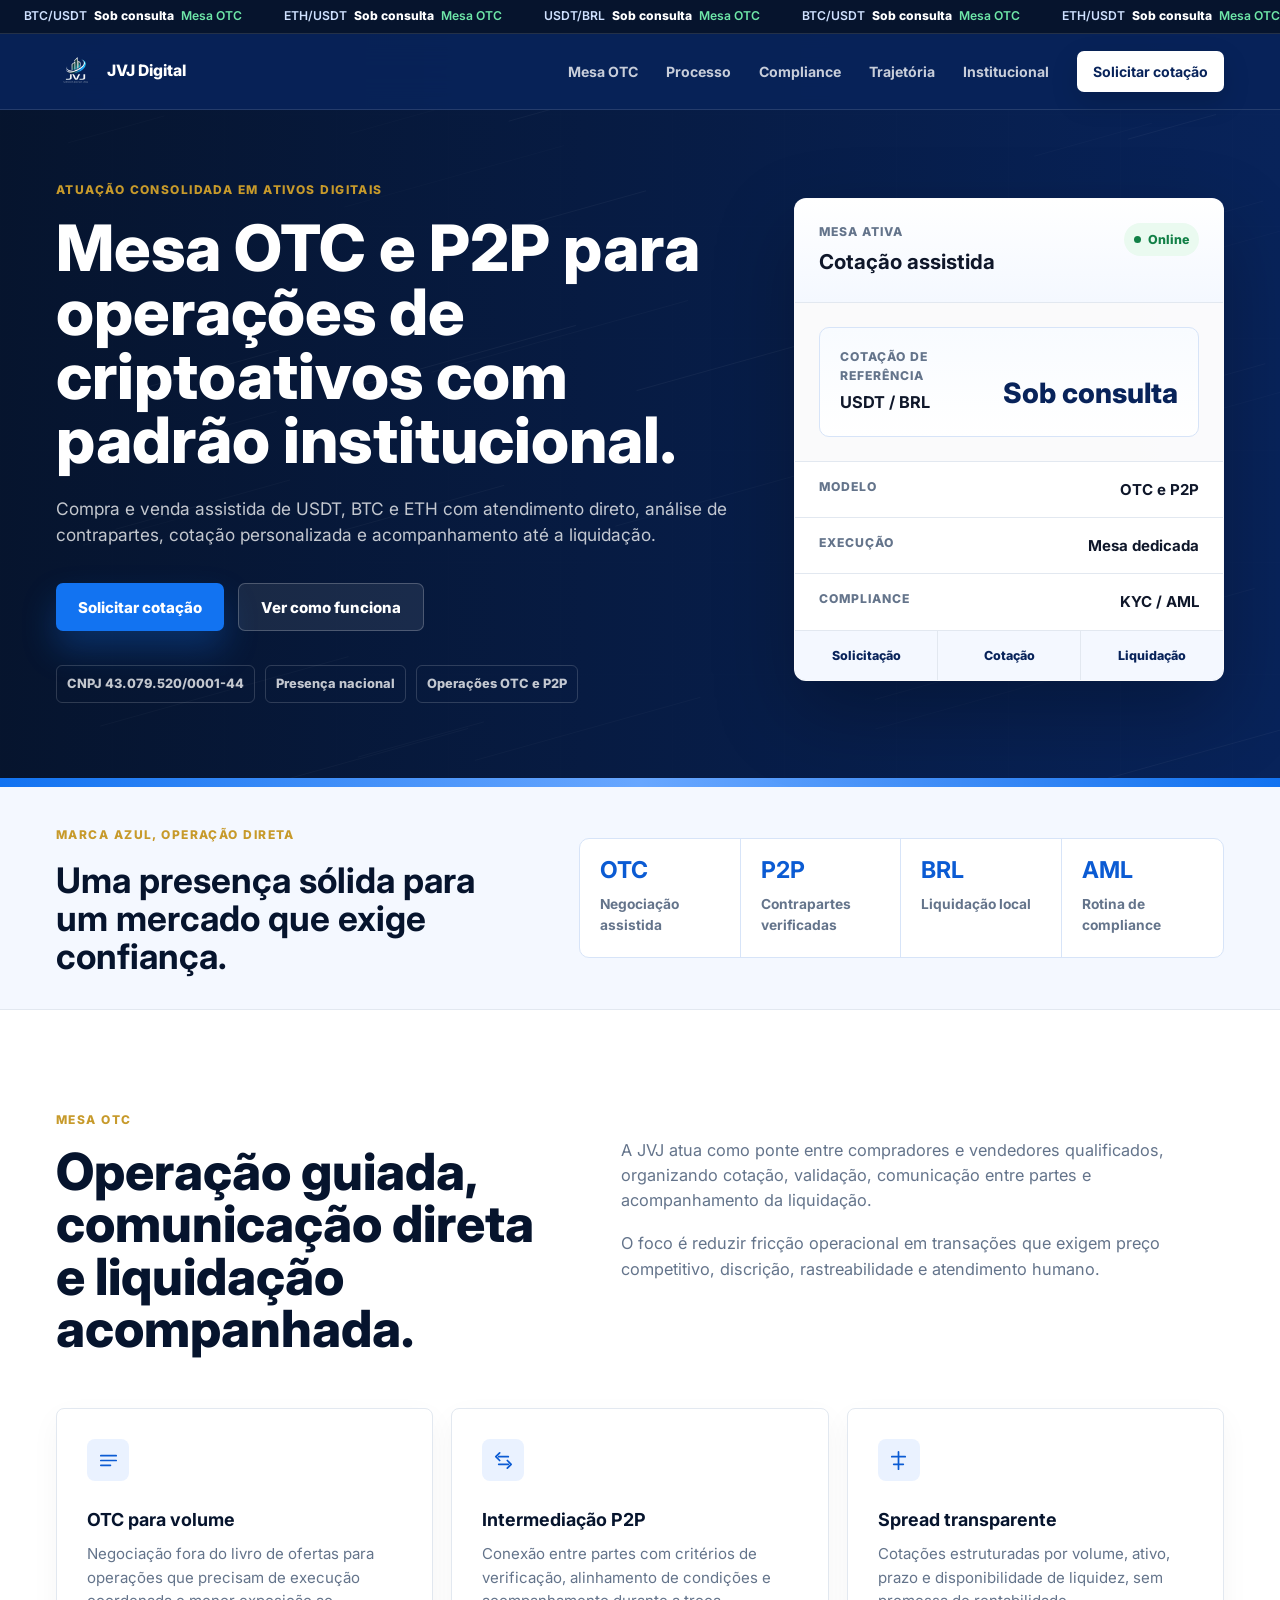
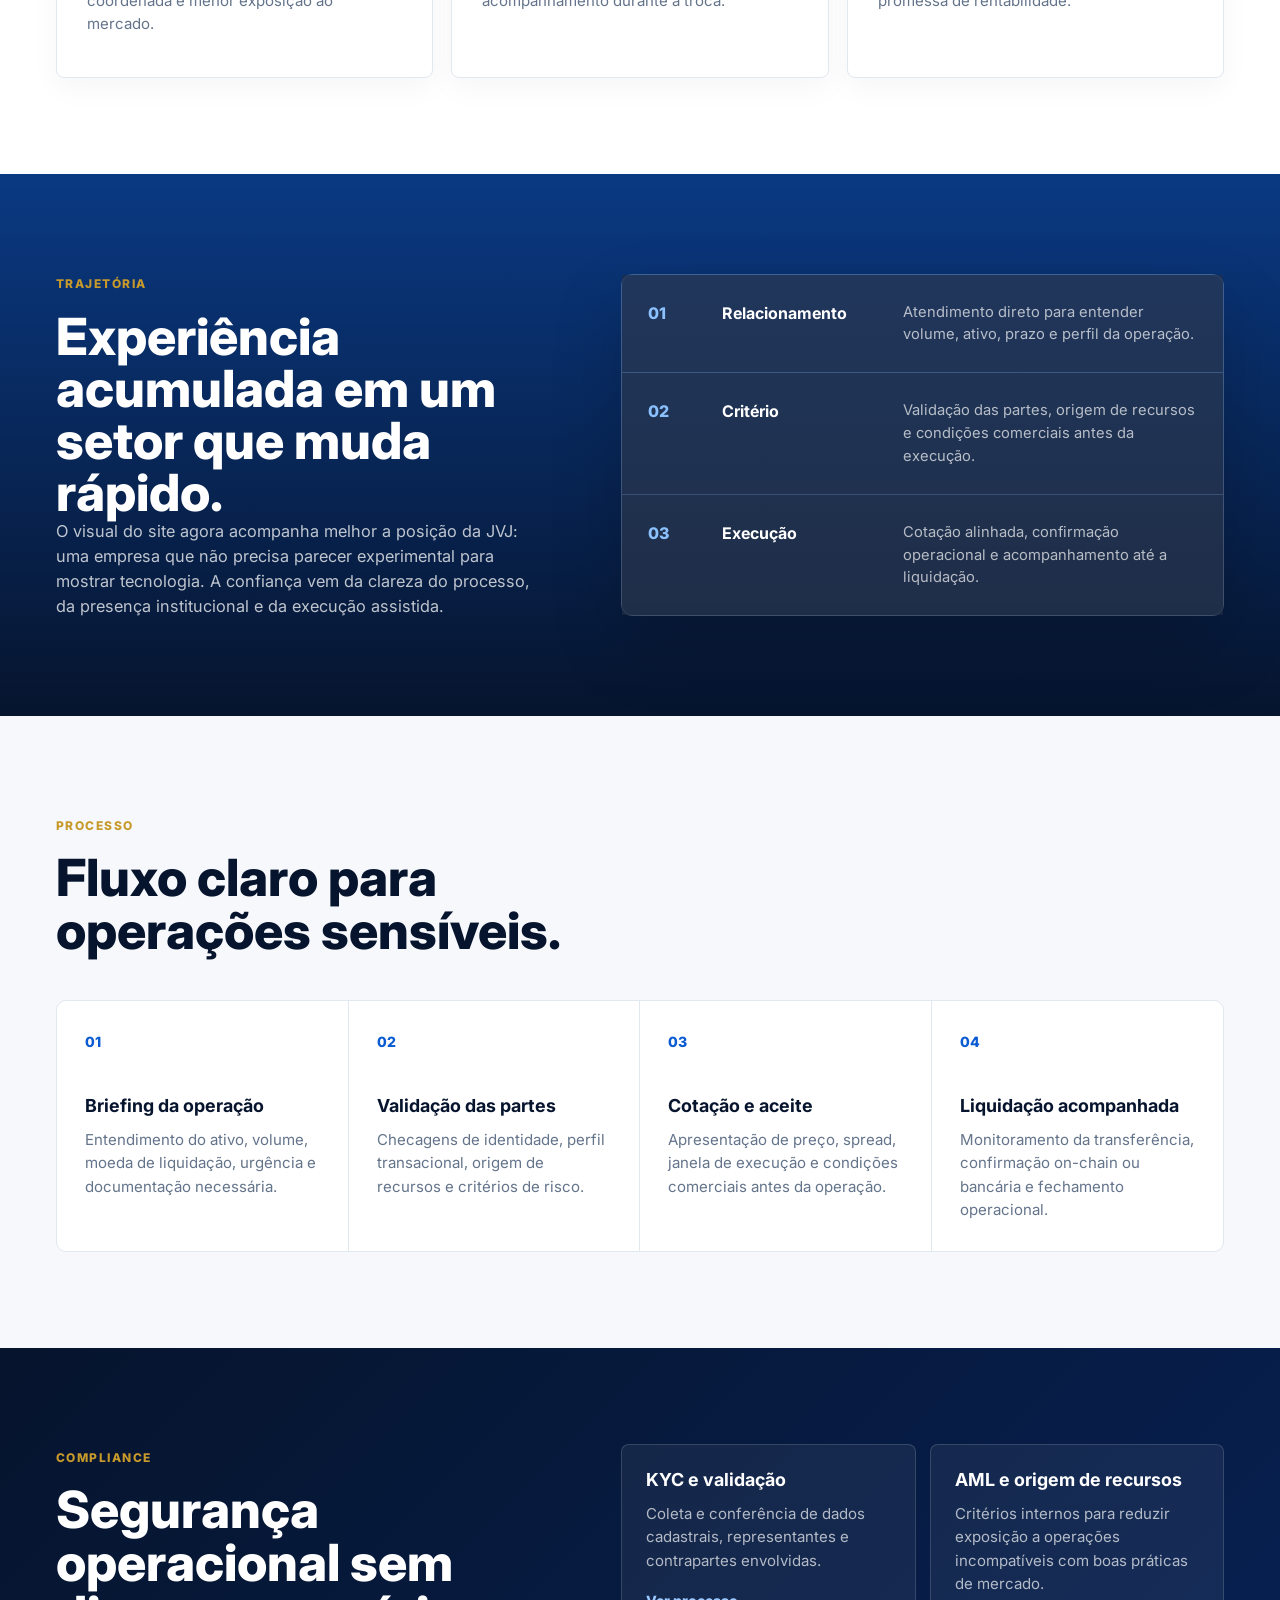
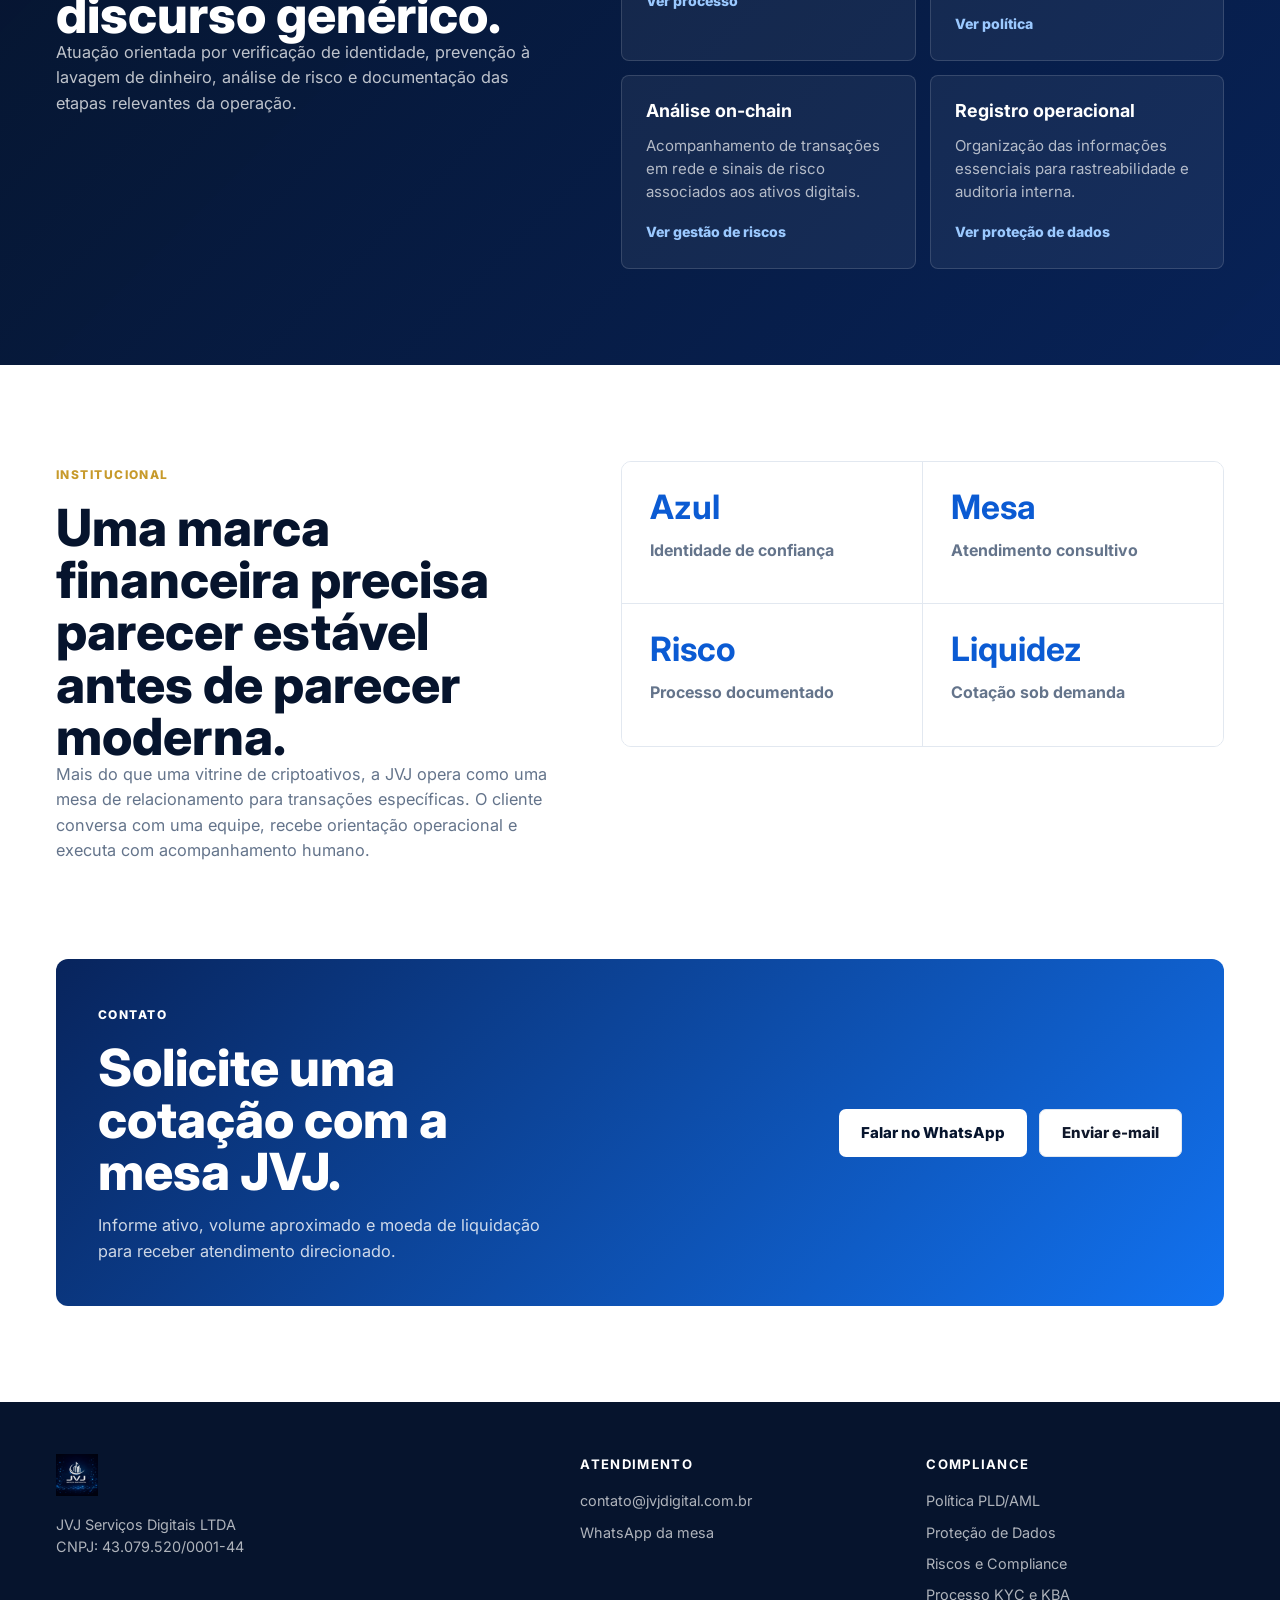
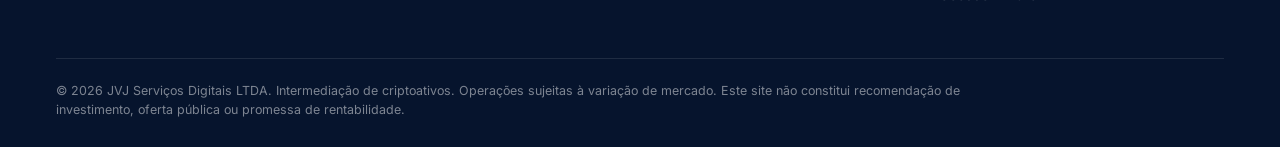
<file: index.html>
<!DOCTYPE html>
<html lang="pt-BR">
<head>
  <meta charset="UTF-8">
  <meta name="viewport" content="width=device-width, initial-scale=1.0">
  <meta name="description" content="JVJ Serviços Digitais: mesa azul de OTC e intermediação P2P para compra e venda de criptoativos com compliance, liquidez e execução assistida.">
  <meta property="og:title" content="JVJ Serviços Digitais | Mesa OTC e P2P">
  <meta property="og:description" content="Atuação consolidada em operações OTC e P2P com ativos digitais.">
  <meta property="og:type" content="website">
  <title>JVJ Serviços Digitais | Mesa OTC e P2P</title>
  <link rel="stylesheet" href="style.css">
  <link rel="preconnect" href="https://fonts.googleapis.com">
  <link rel="preconnect" href="https://fonts.gstatic.com" crossorigin>
  <link href="https://fonts.googleapis.com/css2?family=Inter:wght@400;500;600;700;800&display=swap" rel="stylesheet">
</head>
<body id="top">
  <div class="market-strip" aria-label="Cotações de mercado">
    <div class="market-track" id="tickerContent">
      <span class="ticker-item">Carregando cotações...</span>
    </div>
  </div>

  <header class="site-header">
    <div class="container header-inner">
      <a href="#top" class="brand" aria-label="JVJ Serviços Digitais">
        <img src="jvj_logo_transparent.png" alt="JVJ Serviços Digitais" class="brand-logo">
        <span>JVJ Digital</span>
      </a>

      <nav class="nav" aria-label="Navegação principal">
        <a href="#mesa">Mesa OTC</a>
        <a href="#processo">Processo</a>
        <a href="#compliance">Compliance</a>
        <a href="#trajetoria">Trajetória</a>
        <a href="#institucional">Institucional</a>
        <a href="#contato" class="nav-cta">Solicitar cotação</a>
      </nav>

      <button class="mobile-toggle" aria-label="Abrir menu" aria-expanded="false" id="menuToggle">
        <span></span><span></span><span></span>
      </button>
    </div>
  </header>

  <main>
    <section class="hero">
      <canvas id="heroCanvas" aria-hidden="true"></canvas>
      <div class="container hero-grid">
        <div class="hero-copy">
          <span class="eyebrow">Atuação consolidada em ativos digitais</span>
          <h1>Mesa OTC e P2P para operações de criptoativos com padrão institucional.</h1>
          <p>Compra e venda assistida de USDT, BTC e ETH com atendimento direto, análise de contrapartes, cotação personalizada e acompanhamento até a liquidação.</p>

          <div class="hero-actions">
            <a href="https://wa.me/5521997189731?text=Ol%C3%A1%2C%20quero%20solicitar%20uma%20cota%C3%A7%C3%A3o%20OTC%20com%20a%20JVJ." target="_blank" rel="noopener" class="btn btn-primary">Solicitar cotação</a>
            <a href="#processo" class="btn btn-secondary">Ver como funciona</a>
          </div>

          <div class="trust-row" aria-label="Informações institucionais">
            <span>CNPJ 43.079.520/0001-44</span>
            <span>Presença nacional</span>
            <span>Operações OTC e P2P</span>
          </div>
        </div>

        <aside class="desk-panel" aria-label="Painel da mesa de operações">
          <div class="panel-header">
            <div>
              <span class="panel-kicker">Mesa ativa</span>
              <h2>Cotação assistida</h2>
            </div>
            <span class="status-pill">Online</span>
          </div>

          <div class="quote-card quote-main">
            <div>
              <span>Cotação de referência</span>
              <strong>USDT / BRL</strong>
            </div>
            <div class="quote-price" id="panelUsdt">--</div>
          </div>

          <div class="panel-list">
            <div class="panel-row">
              <span>Modelo</span>
              <strong>OTC e P2P</strong>
            </div>
            <div class="panel-row">
              <span>Execução</span>
              <strong>Mesa dedicada</strong>
            </div>
            <div class="panel-row">
              <span>Compliance</span>
              <strong>KYC / AML</strong>
            </div>
          </div>

          <div class="operation-flow">
            <span>Solicitação</span>
            <span>Cotação</span>
            <span>Liquidação</span>
          </div>
        </aside>
      </div>
    </section>

    <section class="heritage-band" aria-label="Indicadores de confiança">
      <div class="container heritage-grid">
        <div class="heritage-copy">
          <span class="eyebrow">Marca azul, operação direta</span>
          <h2>Uma presença sólida para um mercado que exige confiança.</h2>
        </div>
        <div class="heritage-metrics">
          <div>
            <strong>OTC</strong>
            <span>Negociação assistida</span>
          </div>
          <div>
            <strong>P2P</strong>
            <span>Contrapartes verificadas</span>
          </div>
          <div>
            <strong>BRL</strong>
            <span>Liquidação local</span>
          </div>
          <div>
            <strong>AML</strong>
            <span>Rotina de compliance</span>
          </div>
        </div>
      </div>
    </section>

    <section id="mesa" class="section section-white">
      <div class="container split-layout">
        <div class="section-intro">
          <span class="eyebrow">Mesa OTC</span>
          <h2>Operação guiada, comunicação direta e liquidação acompanhada.</h2>
        </div>
        <div class="body-copy">
          <p>A JVJ atua como ponte entre compradores e vendedores qualificados, organizando cotação, validação, comunicação entre partes e acompanhamento da liquidação.</p>
          <p>O foco é reduzir fricção operacional em transações que exigem preço competitivo, discrição, rastreabilidade e atendimento humano.</p>
        </div>
      </div>

      <div class="container feature-grid">
        <article class="feature-card">
          <div class="icon-box">
            <svg viewBox="0 0 24 24" aria-hidden="true"><path d="M4 7h16M4 12h16M4 17h10"/></svg>
          </div>
          <h3>OTC para volume</h3>
          <p>Negociação fora do livro de ofertas para operações que precisam de execução coordenada e menor exposição ao mercado.</p>
        </article>
        <article class="feature-card">
          <div class="icon-box">
            <svg viewBox="0 0 24 24" aria-hidden="true"><path d="M7 8h10M7 16h10M8 4l-4 4 4 4M16 12l4 4-4 4"/></svg>
          </div>
          <h3>Intermediação P2P</h3>
          <p>Conexão entre partes com critérios de verificação, alinhamento de condições e acompanhamento durante a troca.</p>
        </article>
        <article class="feature-card">
          <div class="icon-box">
            <svg viewBox="0 0 24 24" aria-hidden="true"><path d="M12 3v18M5 8h14M7 16h10"/></svg>
          </div>
          <h3>Spread transparente</h3>
          <p>Cotações estruturadas por volume, ativo, prazo e disponibilidade de liquidez, sem promessa de rentabilidade.</p>
        </article>
      </div>
    </section>

    <section id="trajetoria" class="section section-blueprint">
      <div class="container trajectory-layout">
        <div class="section-intro">
          <span class="eyebrow">Trajetória</span>
          <h2>Experiência acumulada em um setor que muda rápido.</h2>
          <p>O visual do site agora acompanha melhor a posição da JVJ: uma empresa que não precisa parecer experimental para mostrar tecnologia. A confiança vem da clareza do processo, da presença institucional e da execução assistida.</p>
        </div>
        <div class="trajectory-card">
          <div class="trajectory-line">
            <div>
              <span>01</span>
              <strong>Relacionamento</strong>
              <p>Atendimento direto para entender volume, ativo, prazo e perfil da operação.</p>
            </div>
            <div>
              <span>02</span>
              <strong>Critério</strong>
              <p>Validação das partes, origem de recursos e condições comerciais antes da execução.</p>
            </div>
            <div>
              <span>03</span>
              <strong>Execução</strong>
              <p>Cotação alinhada, confirmação operacional e acompanhamento até a liquidação.</p>
            </div>
          </div>
        </div>
      </div>
    </section>

    <section id="processo" class="section section-muted">
      <div class="container">
        <div class="section-heading">
          <span class="eyebrow">Processo</span>
          <h2>Fluxo claro para operações sensíveis.</h2>
        </div>

        <div class="timeline">
          <article class="timeline-item">
            <span>01</span>
            <h3>Briefing da operação</h3>
            <p>Entendimento do ativo, volume, moeda de liquidação, urgência e documentação necessária.</p>
          </article>
          <article class="timeline-item">
            <span>02</span>
            <h3>Validação das partes</h3>
            <p>Checagens de identidade, perfil transacional, origem de recursos e critérios de risco.</p>
          </article>
          <article class="timeline-item">
            <span>03</span>
            <h3>Cotação e aceite</h3>
            <p>Apresentação de preço, spread, janela de execução e condições comerciais antes da operação.</p>
          </article>
          <article class="timeline-item">
            <span>04</span>
            <h3>Liquidação acompanhada</h3>
            <p>Monitoramento da transferência, confirmação on-chain ou bancária e fechamento operacional.</p>
          </article>
        </div>
      </div>
    </section>

    <section id="compliance" class="section section-dark">
      <div class="container compliance-layout">
        <div class="section-intro">
          <span class="eyebrow">Compliance</span>
          <h2>Segurança operacional sem discurso genérico.</h2>
          <p>Atuação orientada por verificação de identidade, prevenção à lavagem de dinheiro, análise de risco e documentação das etapas relevantes da operação.</p>
        </div>

        <div class="compliance-grid">
          <article>
            <h3>KYC e validação</h3>
            <p>Coleta e conferência de dados cadastrais, representantes e contrapartes envolvidas.</p>
            <a href="processo-kyc-kba.html">Ver processo</a>
          </article>
          <article>
            <h3>AML e origem de recursos</h3>
            <p>Critérios internos para reduzir exposição a operações incompatíveis com boas práticas de mercado.</p>
            <a href="politica-pld-aml.html">Ver política</a>
          </article>
          <article>
            <h3>Análise on-chain</h3>
            <p>Acompanhamento de transações em rede e sinais de risco associados aos ativos digitais.</p>
            <a href="politica-riscos-compliance.html">Ver gestão de riscos</a>
          </article>
          <article>
            <h3>Registro operacional</h3>
            <p>Organização das informações essenciais para rastreabilidade e auditoria interna.</p>
            <a href="politica-seguranca-dados.html">Ver proteção de dados</a>
          </article>
        </div>
      </div>
    </section>

    <section id="institucional" class="section section-white">
      <div class="container institutional">
        <div>
          <span class="eyebrow">Institucional</span>
          <h2>Uma marca financeira precisa parecer estável antes de parecer moderna.</h2>
          <p>Mais do que uma vitrine de criptoativos, a JVJ opera como uma mesa de relacionamento para transações específicas. O cliente conversa com uma equipe, recebe orientação operacional e executa com acompanhamento humano.</p>
        </div>

        <div class="metrics-grid">
          <div class="metric">
            <strong>Azul</strong>
            <span>Identidade de confiança</span>
          </div>
          <div class="metric">
            <strong>Mesa</strong>
            <span>Atendimento consultivo</span>
          </div>
          <div class="metric">
            <strong>Risco</strong>
            <span>Processo documentado</span>
          </div>
          <div class="metric">
            <strong>Liquidez</strong>
            <span>Cotação sob demanda</span>
          </div>
        </div>
      </div>
    </section>

    <section id="contato" class="section contact-section">
      <div class="container contact-panel">
        <div>
          <span class="eyebrow">Contato</span>
          <h2>Solicite uma cotação com a mesa JVJ.</h2>
          <p>Informe ativo, volume aproximado e moeda de liquidação para receber atendimento direcionado.</p>
        </div>
        <div class="contact-actions">
          <a href="https://wa.me/5521997189731?text=Ol%C3%A1%2C%20quero%20solicitar%20uma%20cota%C3%A7%C3%A3o%20OTC%20com%20a%20JVJ." target="_blank" rel="noopener" class="btn btn-primary">Falar no WhatsApp</a>
          <a href="mailto:contato@jvjdigital.com.br" class="btn btn-secondary">Enviar e-mail</a>
        </div>
      </div>
    </section>
  </main>

  <footer class="footer">
    <div class="container footer-grid">
      <div>
        <img src="jvj_logo_dark.png" alt="JVJ Serviços Digitais" class="footer-logo">
        <p>JVJ Serviços Digitais LTDA</p>
        <span>CNPJ: 43.079.520/0001-44</span>
      </div>
      <div>
        <h3>Atendimento</h3>
        <a href="mailto:contato@jvjdigital.com.br">contato@jvjdigital.com.br</a>
        <a href="https://wa.me/5521997189731" target="_blank" rel="noopener">WhatsApp da mesa</a>
      </div>
      <div>
        <h3>Compliance</h3>
        <a href="politica-pld-aml.html">Política PLD/AML</a>
        <a href="politica-seguranca-dados.html">Proteção de Dados</a>
        <a href="politica-riscos-compliance.html">Riscos e Compliance</a>
        <a href="processo-kyc-kba.html">Processo KYC e KBA</a>
      </div>
    </div>
    <div class="container footer-bottom">
      <p>© 2026 JVJ Serviços Digitais LTDA. Intermediação de criptoativos. Operações sujeitas à variação de mercado. Este site não constitui recomendação de investimento, oferta pública ou promessa de rentabilidade.</p>
    </div>
  </footer>

  <a href="https://wa.me/5521997189731?text=Ol%C3%A1%2C%20quero%20solicitar%20uma%20cota%C3%A7%C3%A3o%20OTC%20com%20a%20JVJ." target="_blank" rel="noopener" class="floating-cta" aria-label="Solicitar cotação pelo WhatsApp">Cotação</a>

  <script src="main.js"></script>
</body>
</html>
</file>
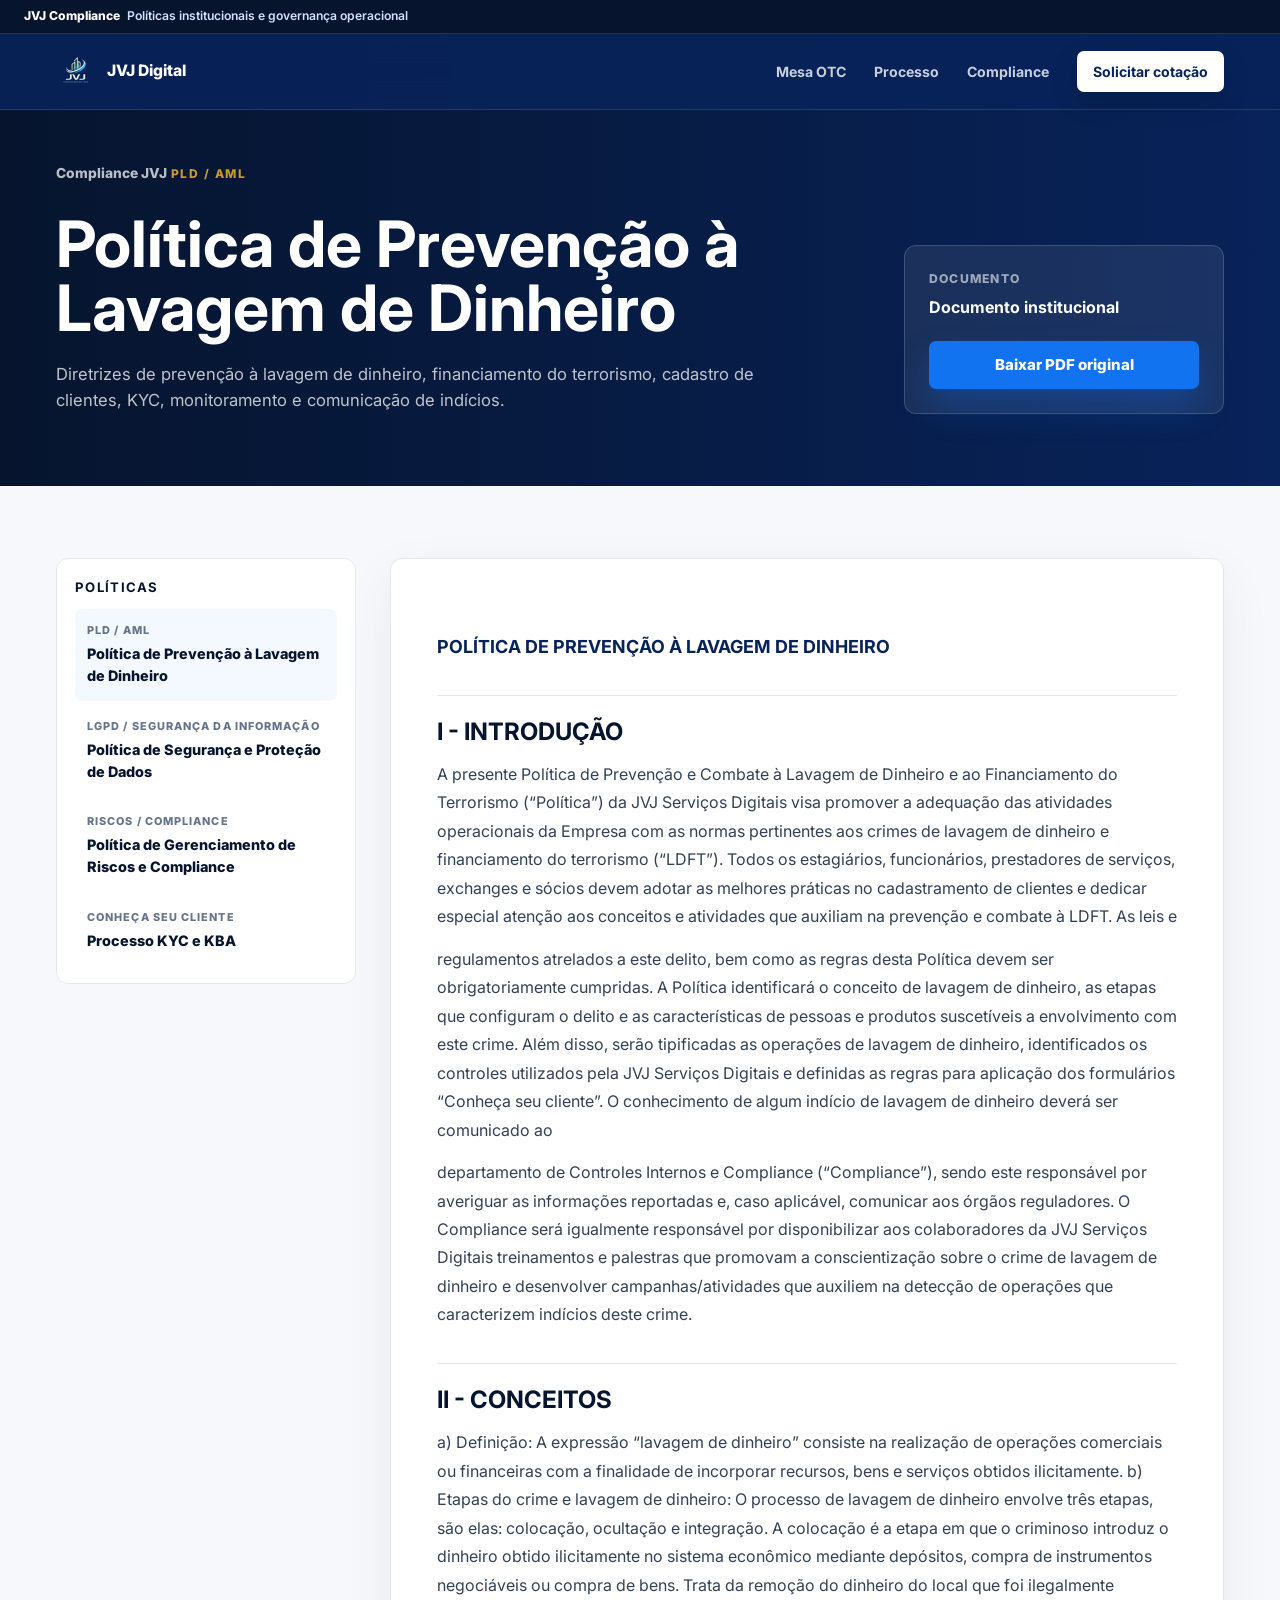
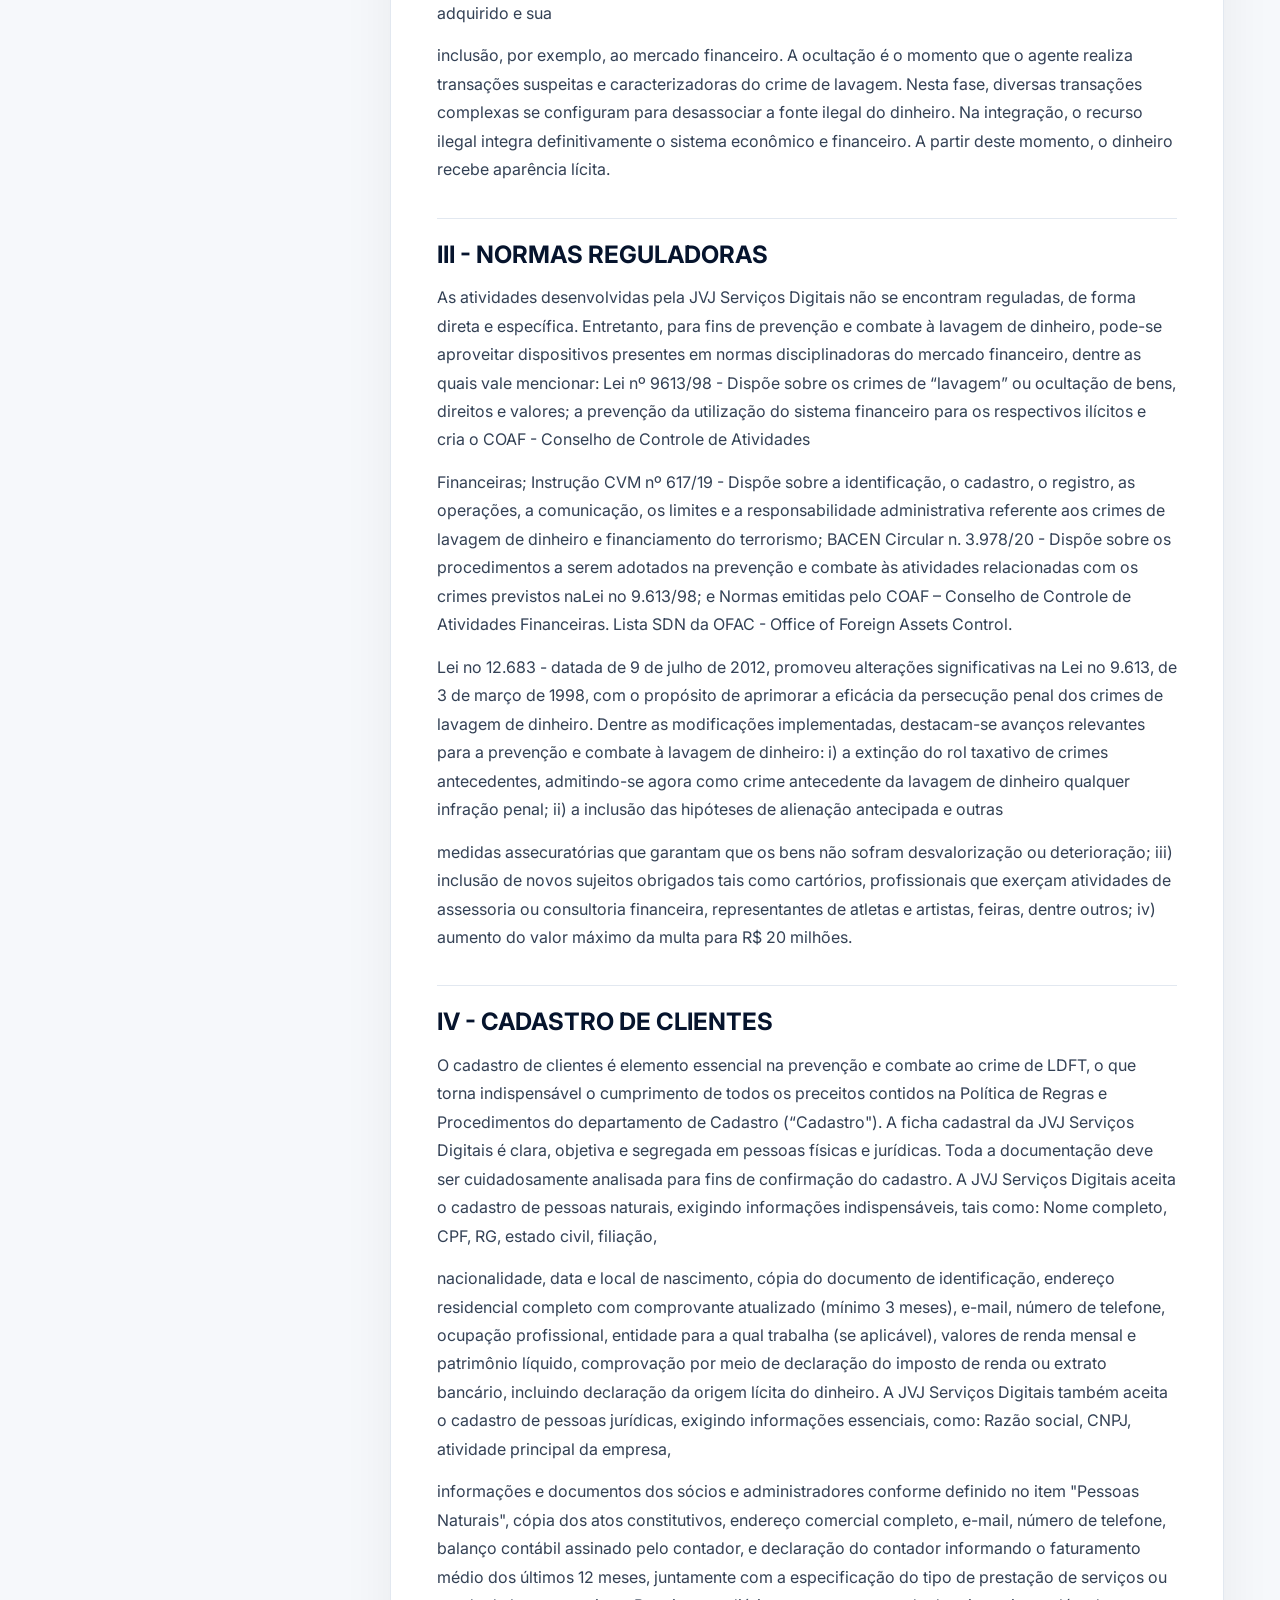
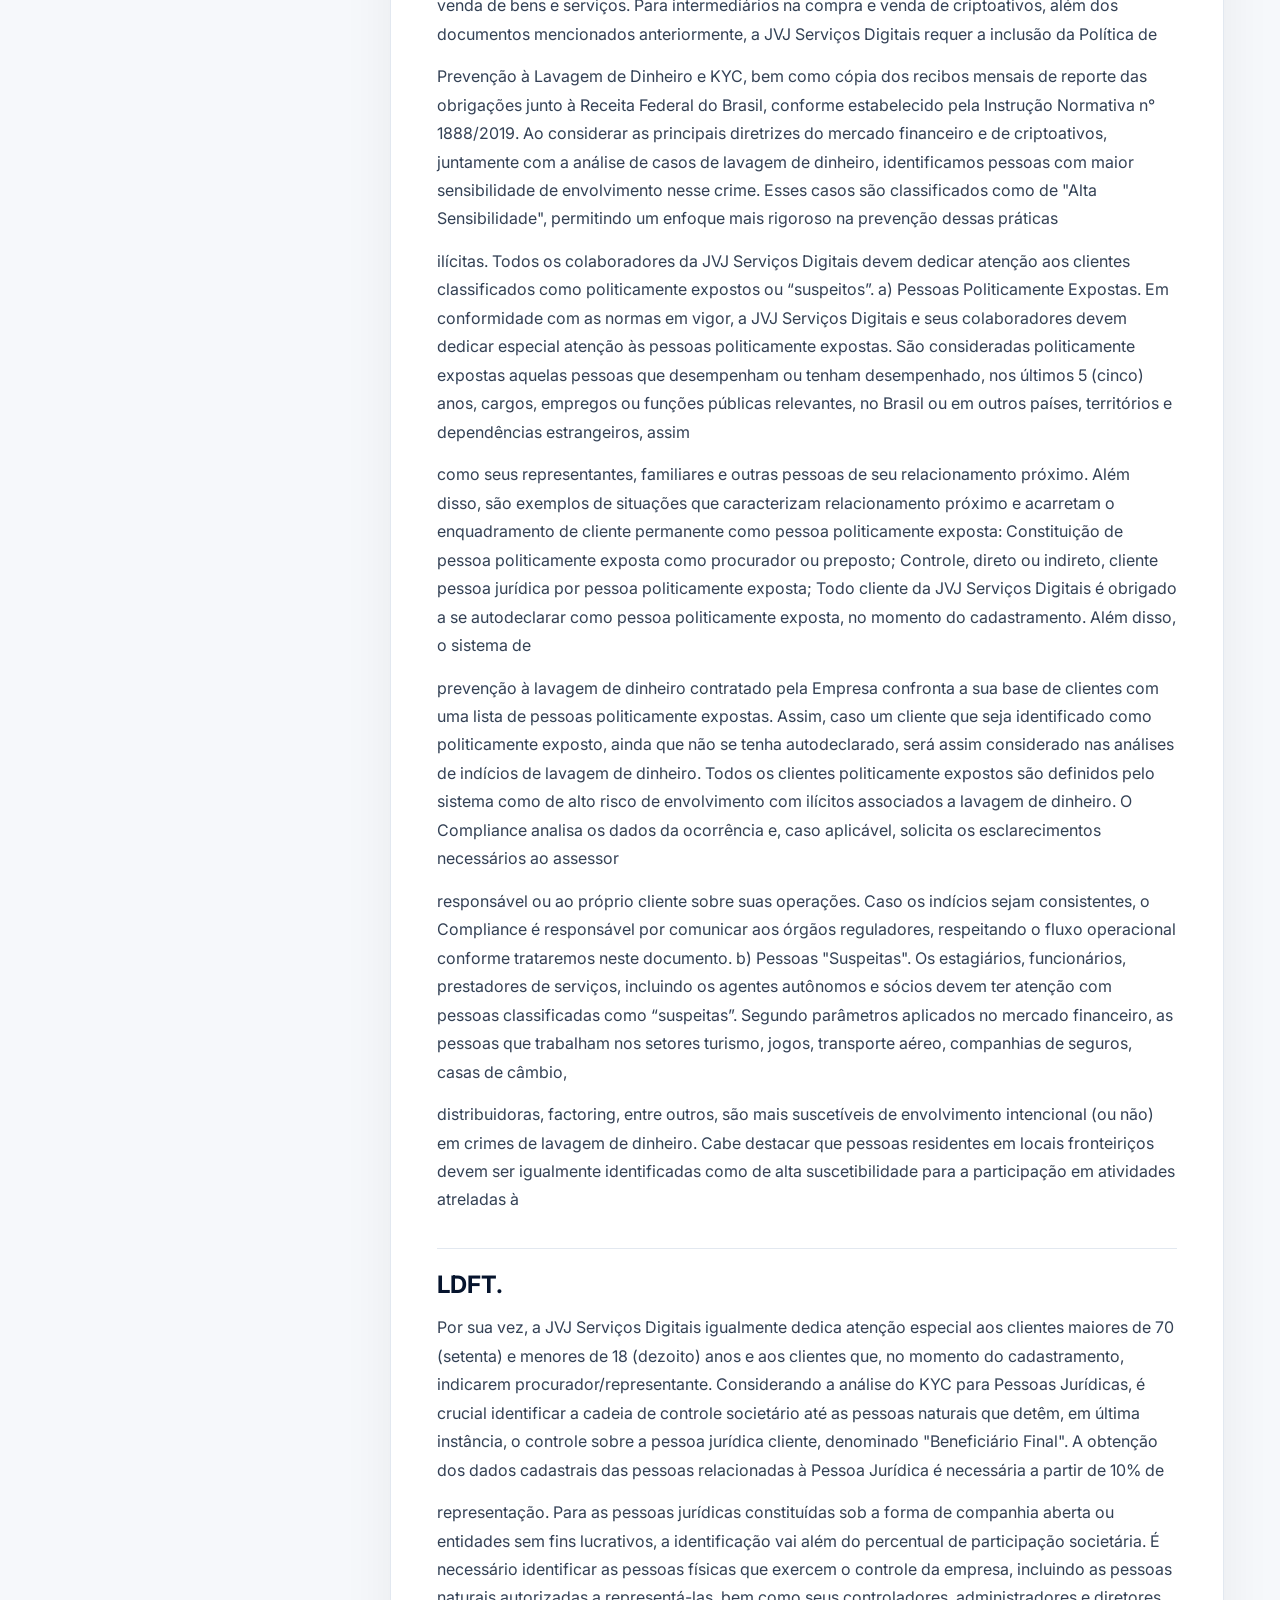
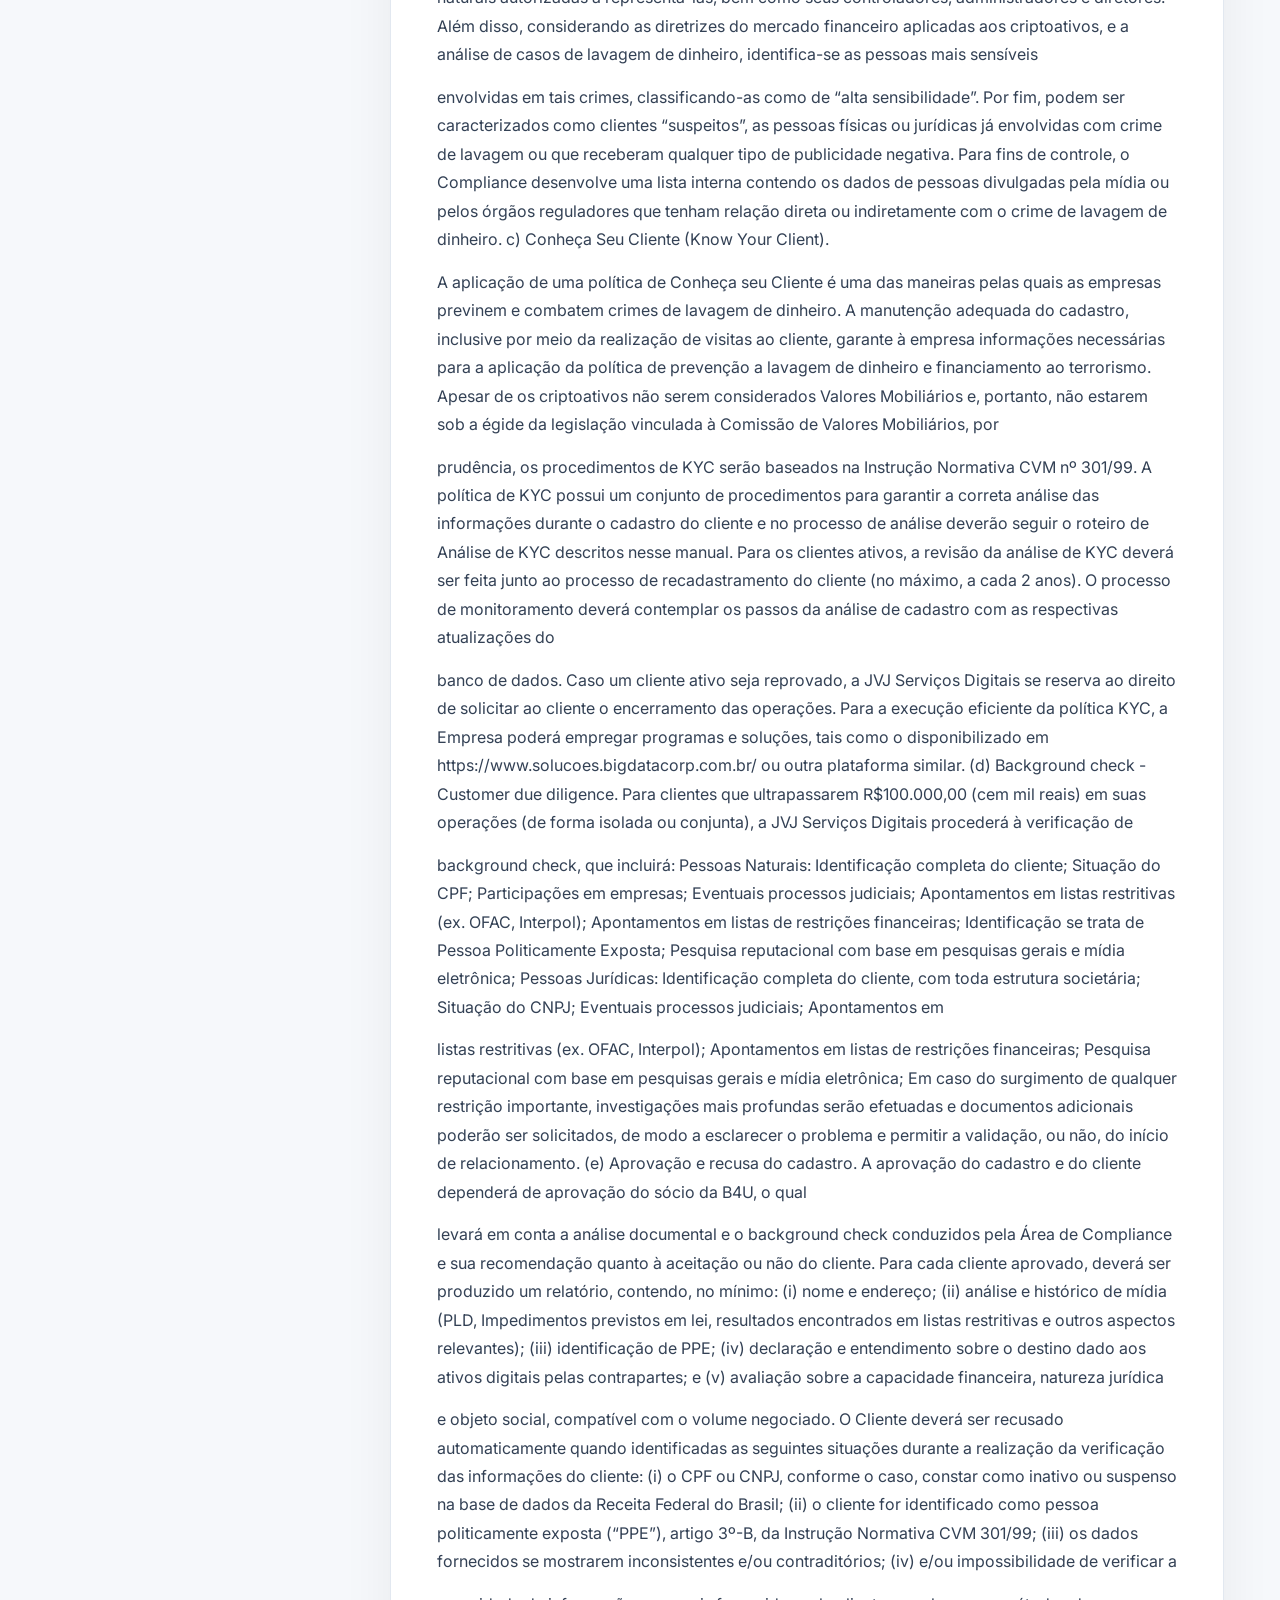
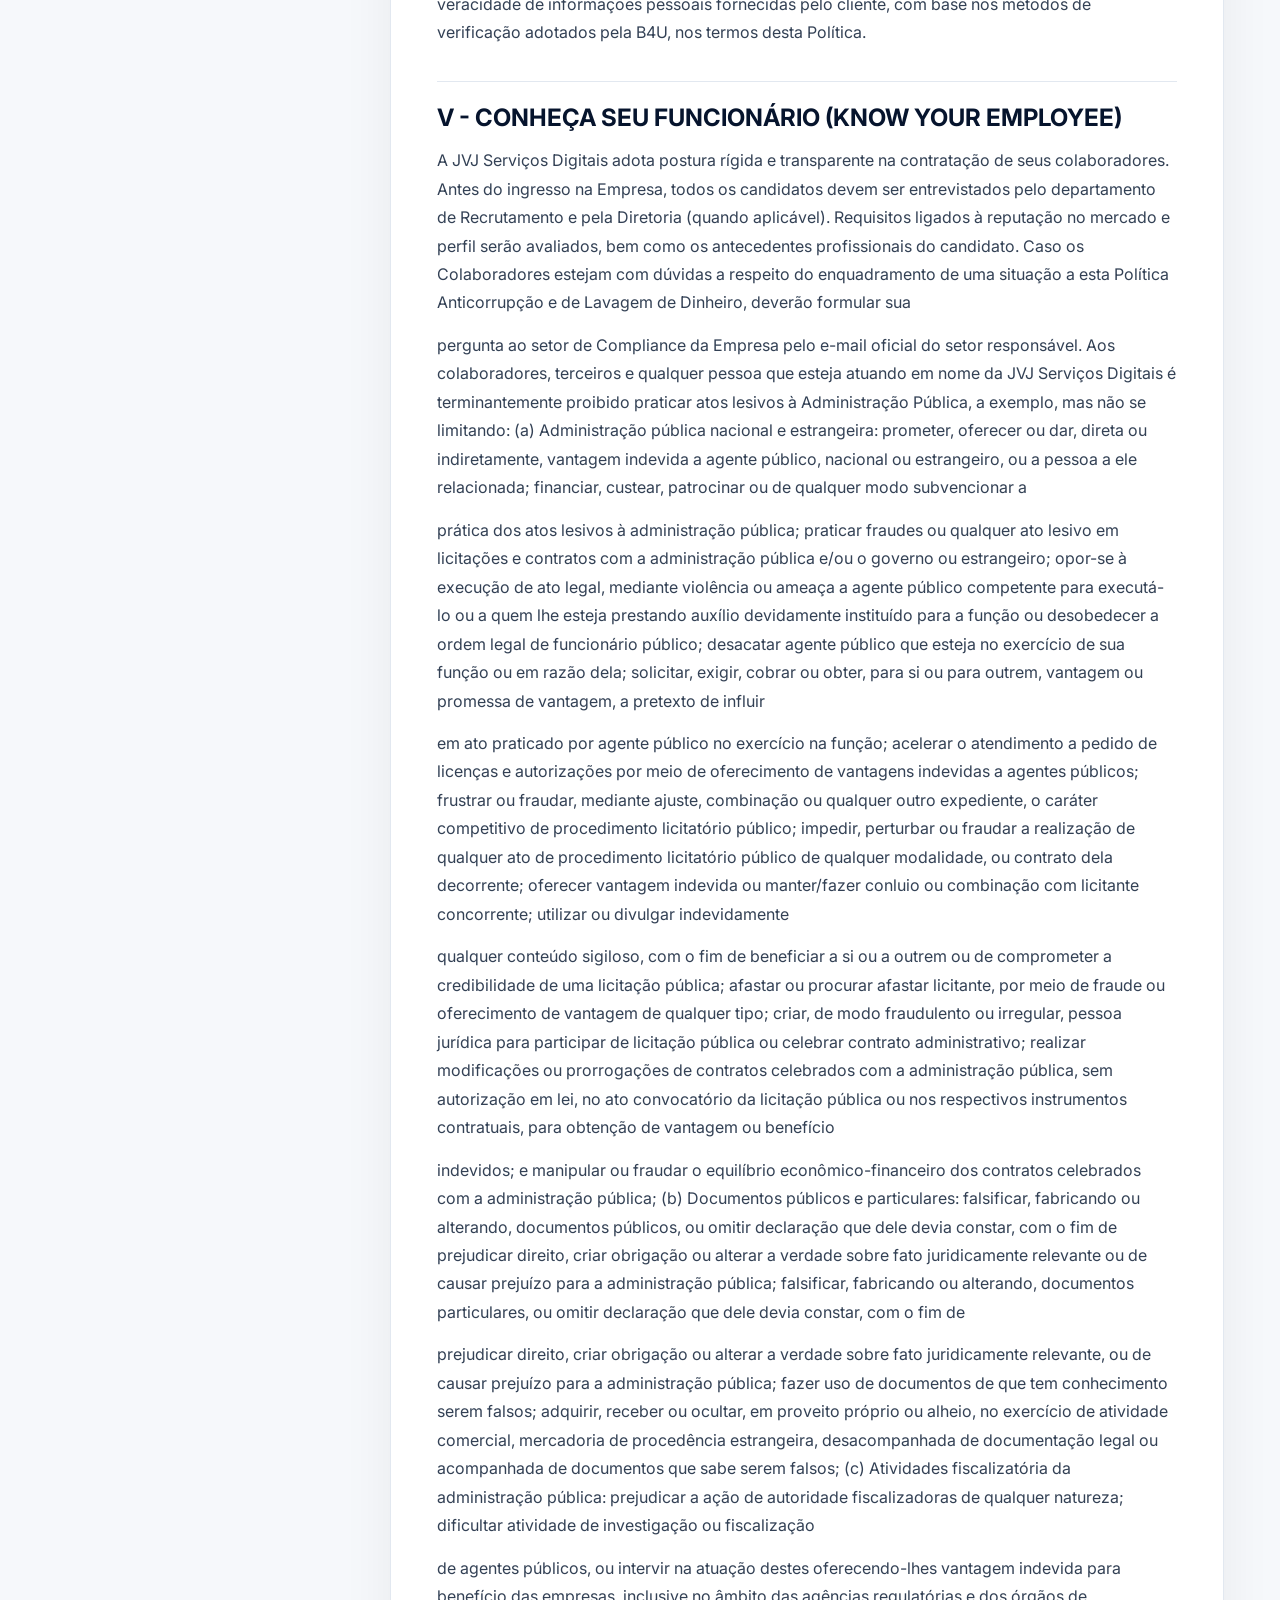
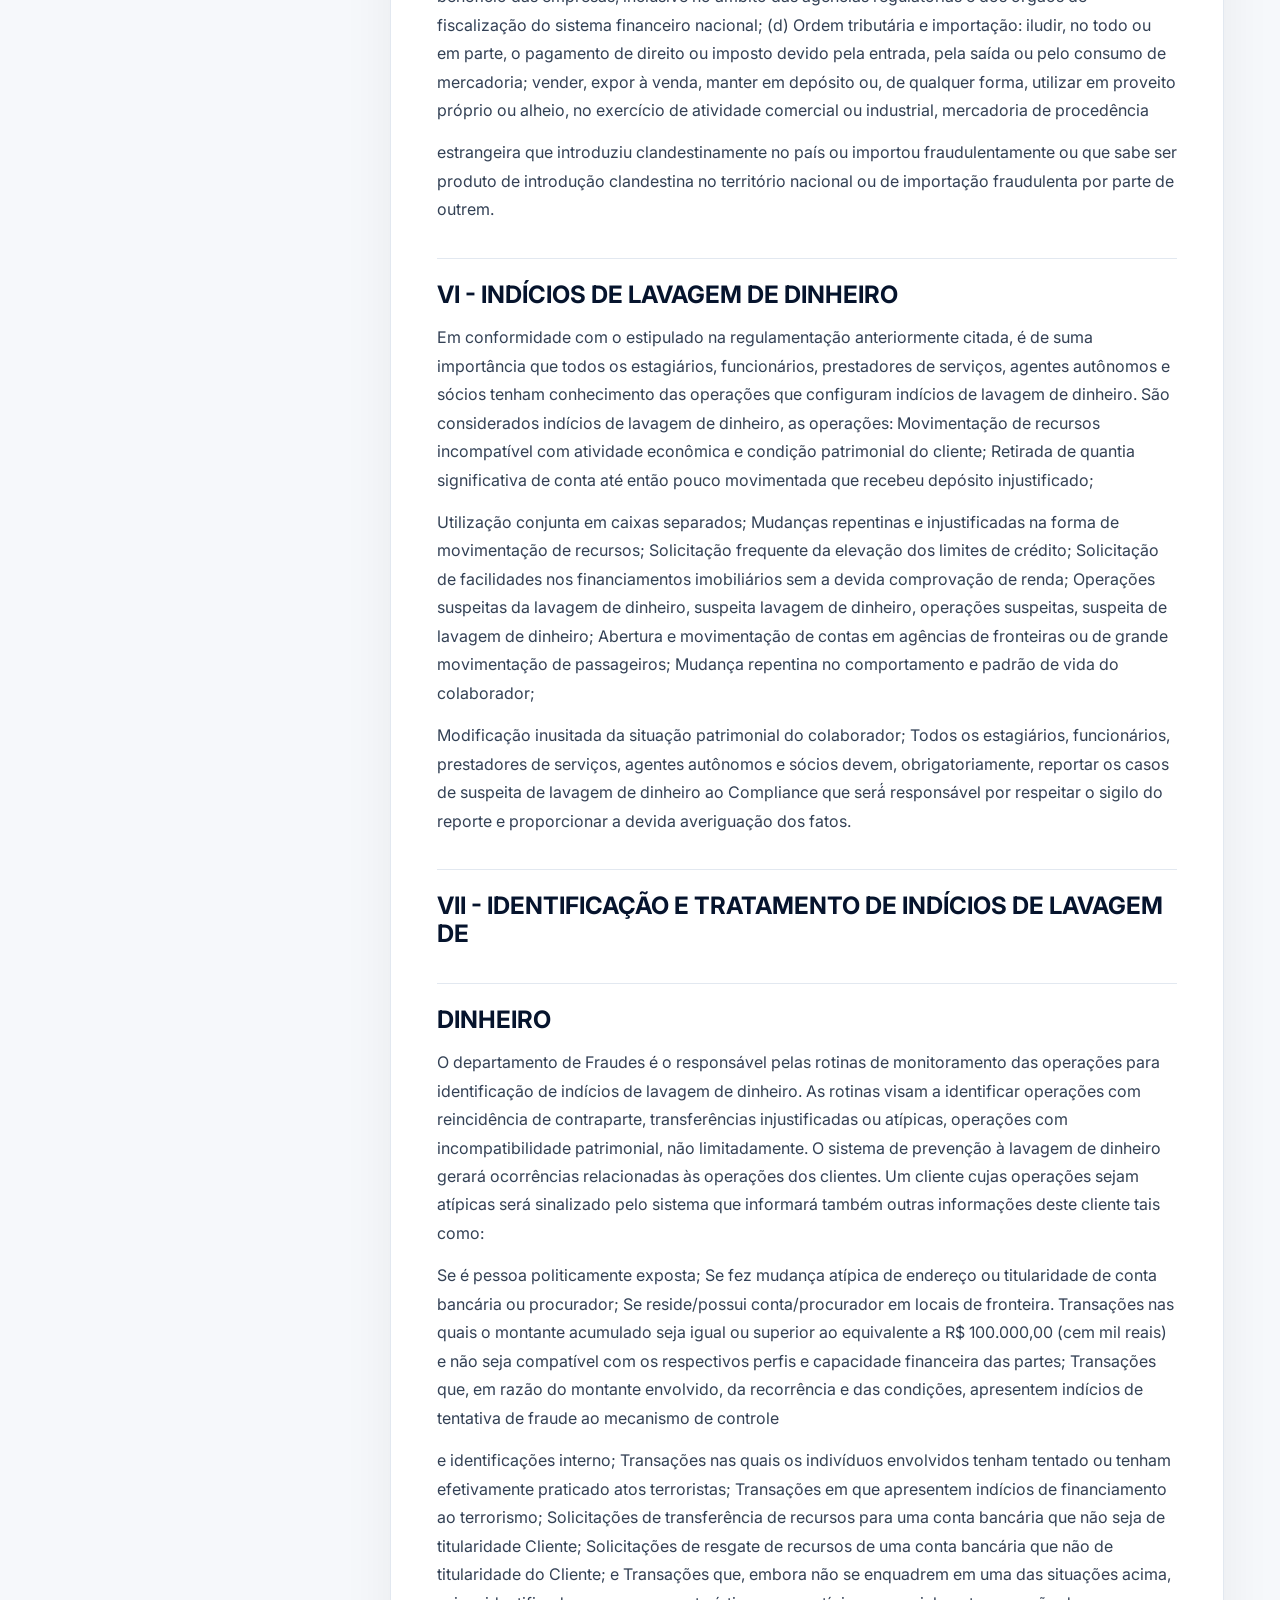
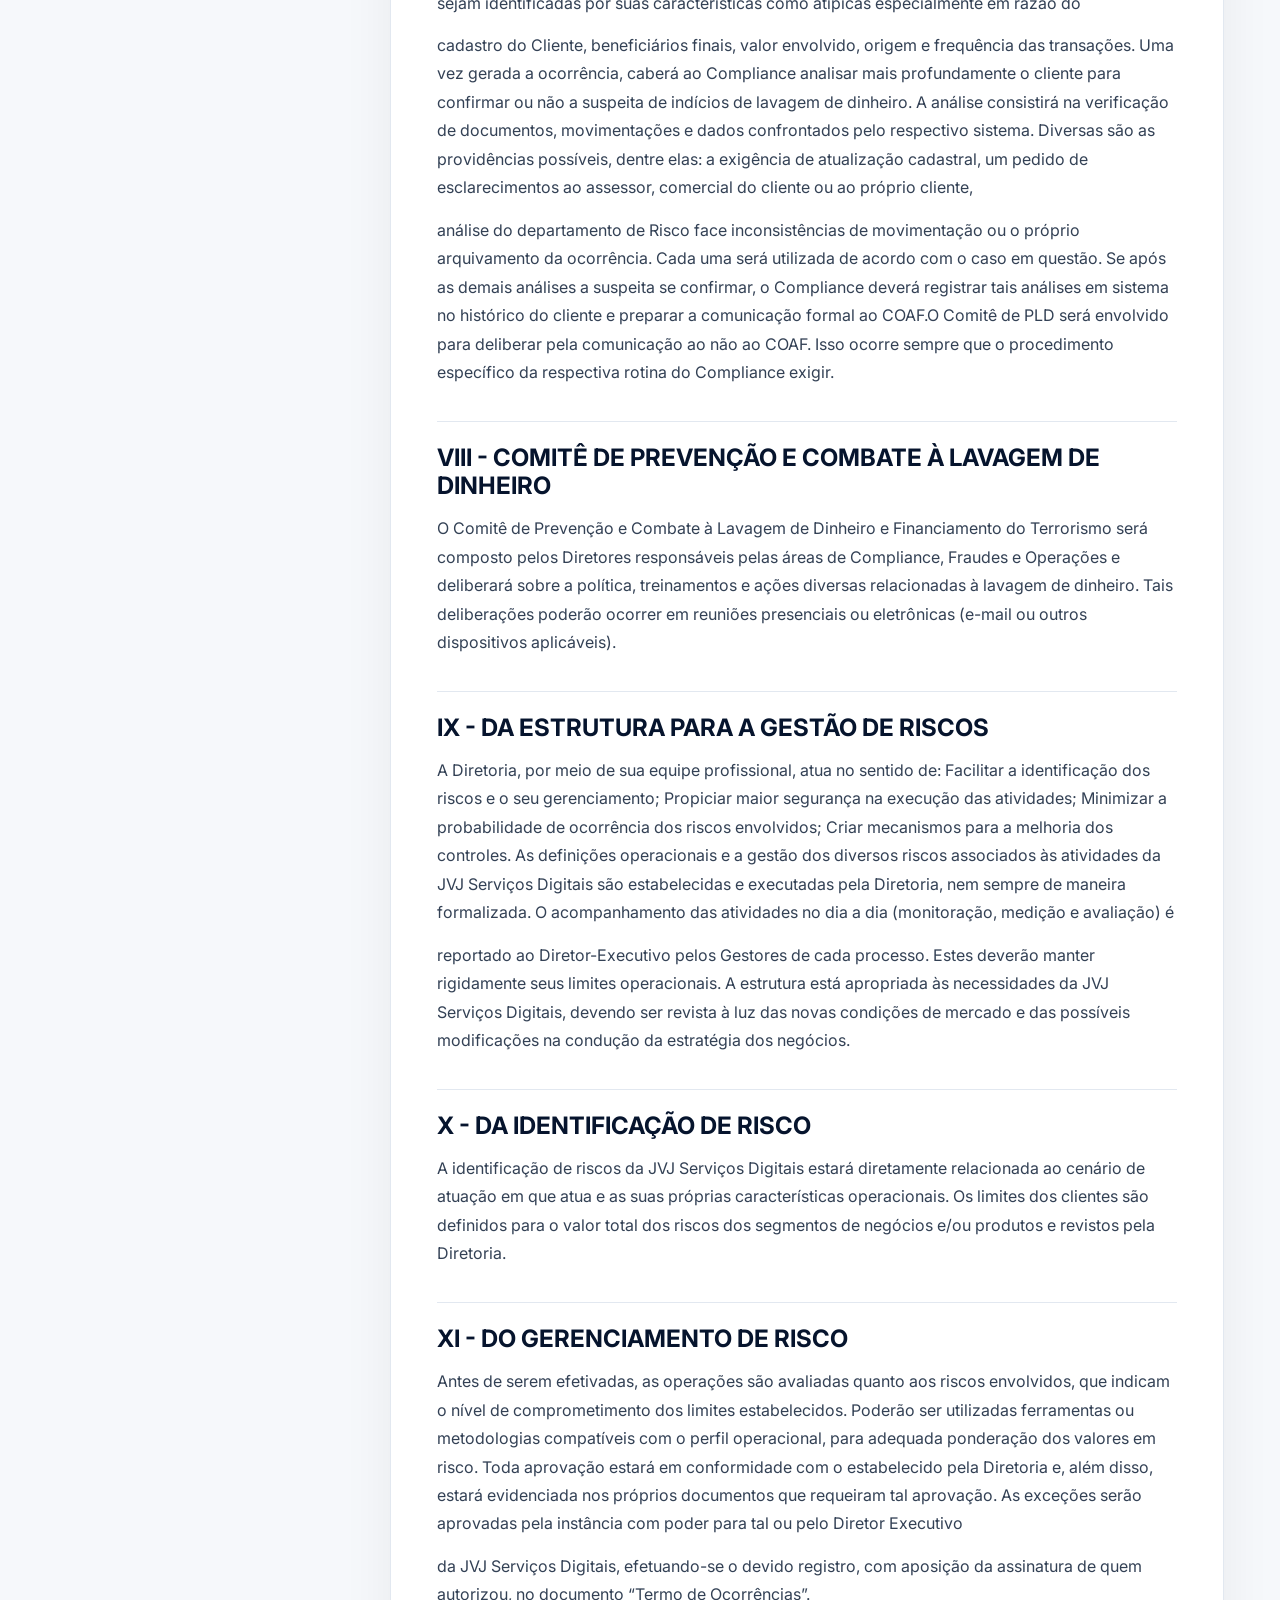
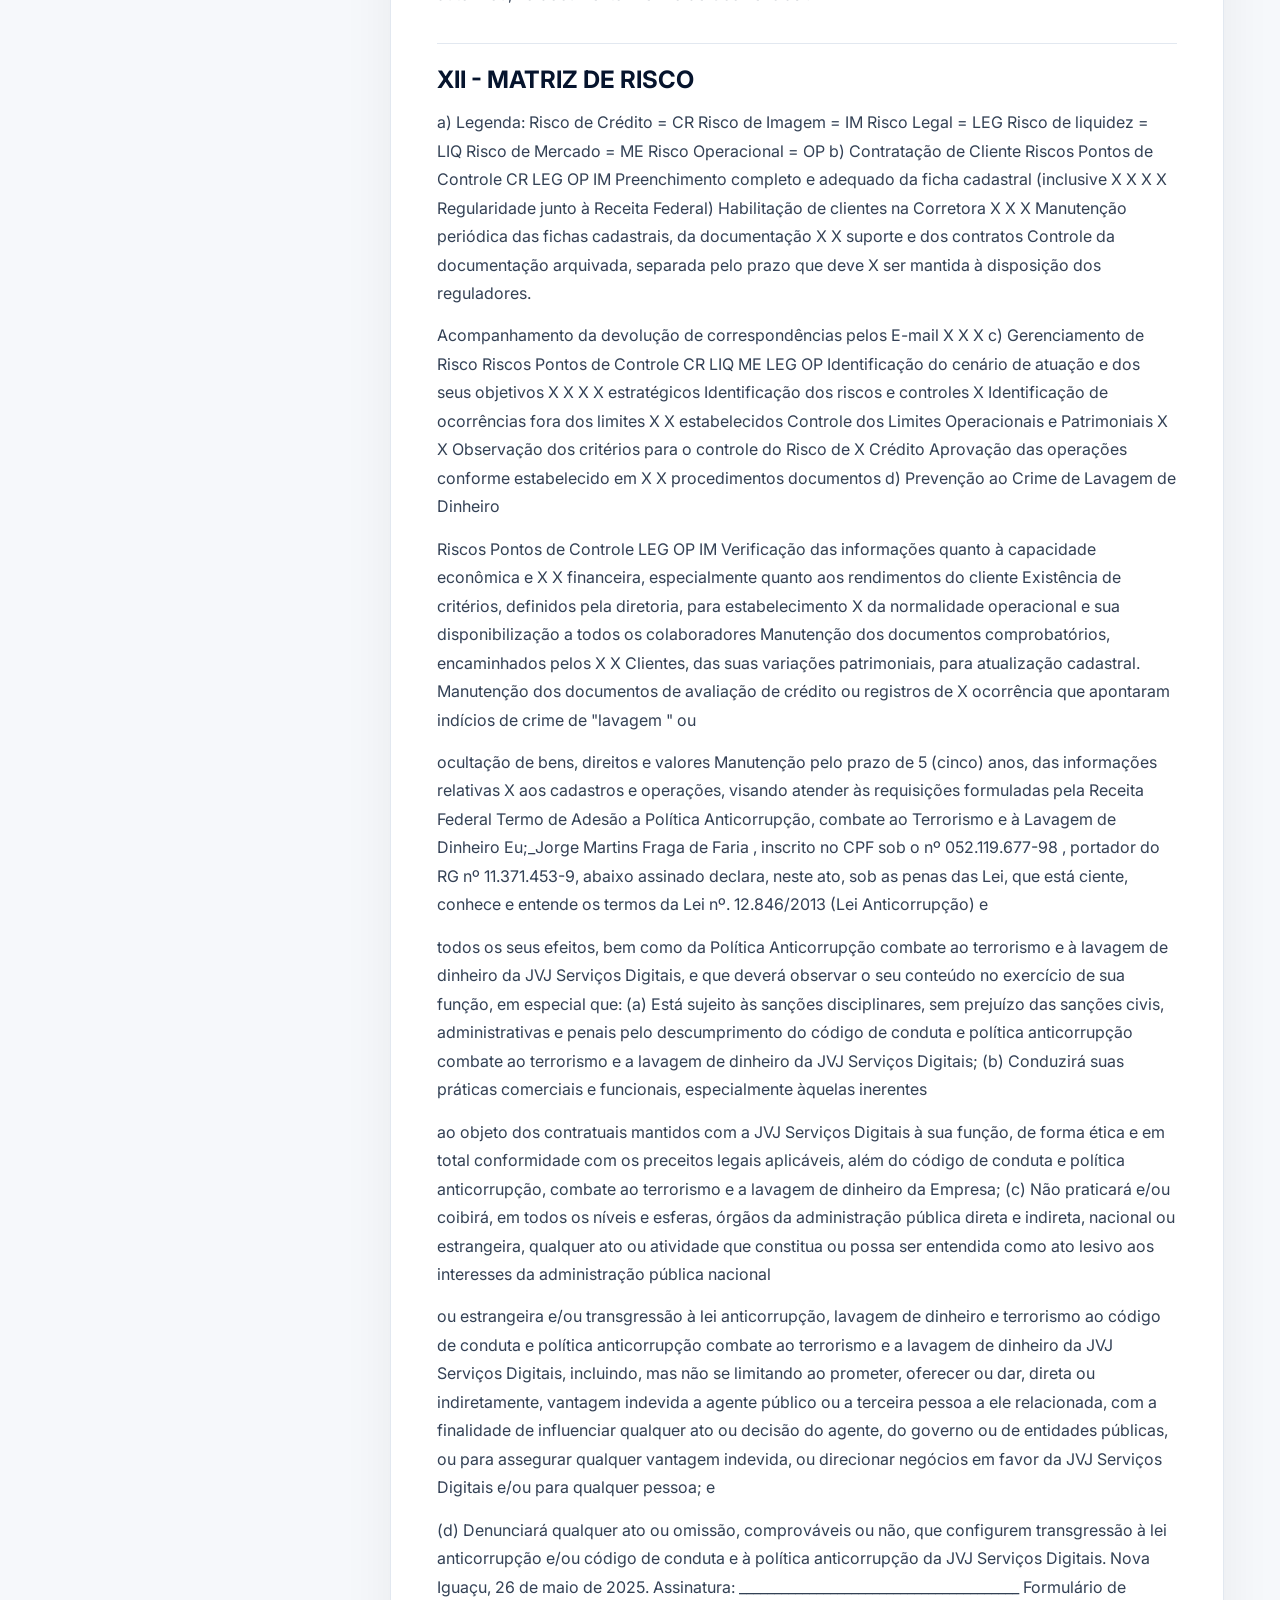
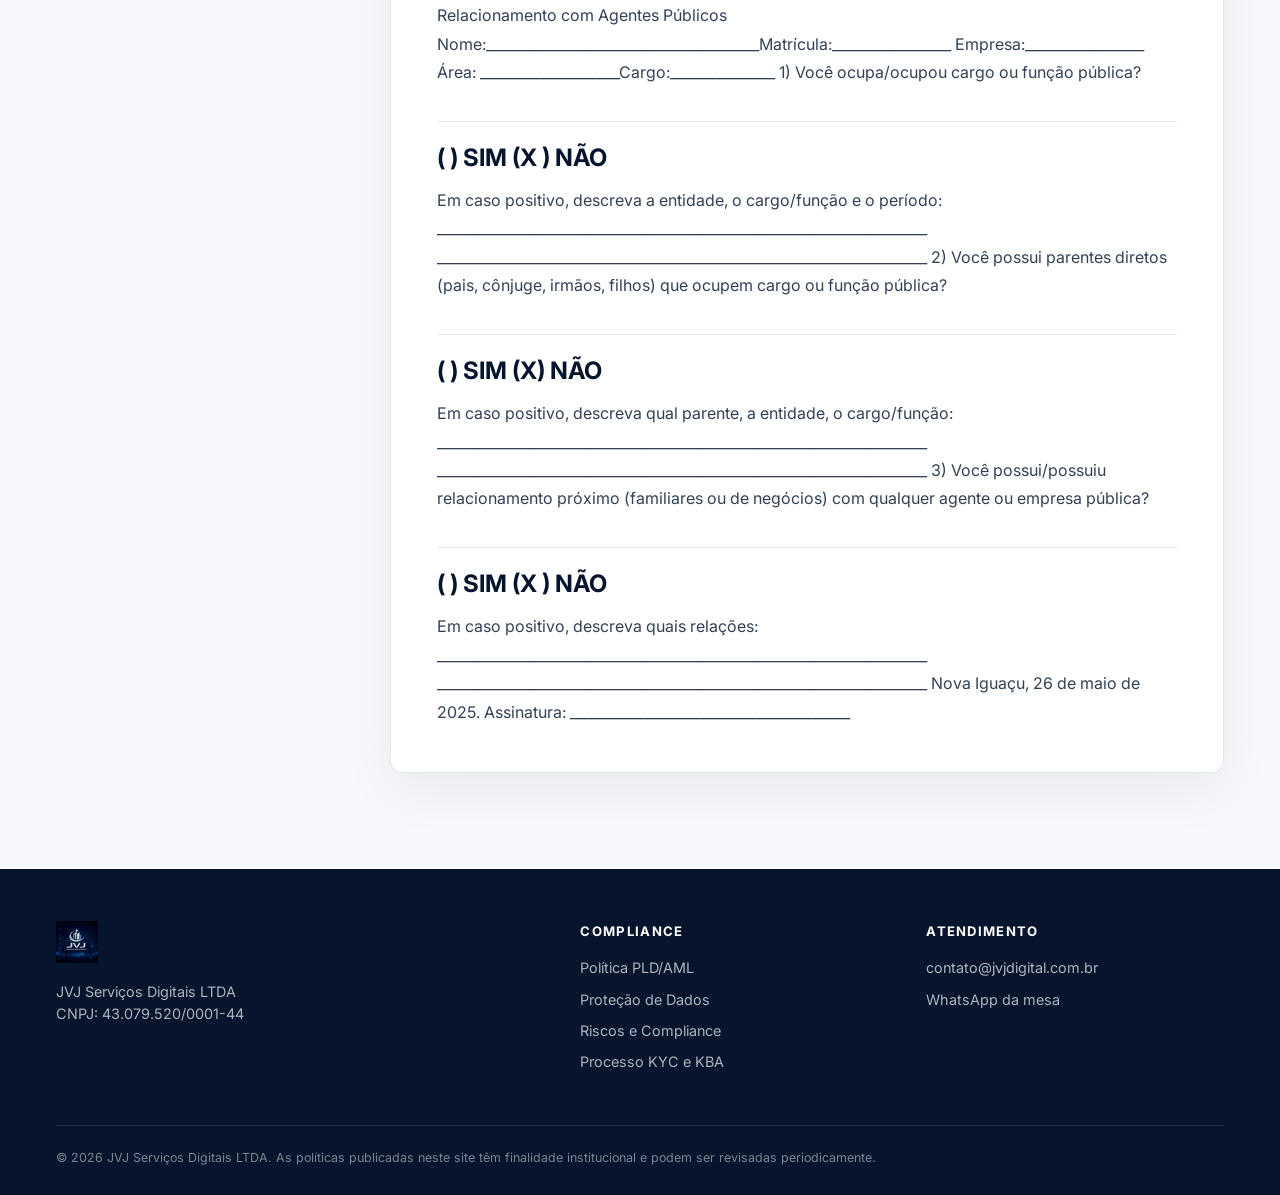
<file: politica-pld-aml.html>
<!DOCTYPE html>
<html lang="pt-BR">
<head>
  <meta charset="UTF-8">
  <meta name="viewport" content="width=device-width, initial-scale=1.0">
  <meta name="description" content="Diretrizes de prevenção à lavagem de dinheiro, financiamento do terrorismo, cadastro de clientes, KYC, monitoramento e comunicação de indícios.">
  <title>Política de Prevenção à Lavagem de Dinheiro | JVJ Serviços Digitais</title>
  <link rel="stylesheet" href="style.css">
  <link rel="preconnect" href="https://fonts.googleapis.com">
  <link rel="preconnect" href="https://fonts.gstatic.com" crossorigin>
  <link href="https://fonts.googleapis.com/css2?family=Inter:wght@400;500;600;700;800&display=swap" rel="stylesheet">
</head>
<body id="top">
  <div class="market-strip compact-strip" aria-label="Área institucional de compliance">
    <div class="market-track static-track">
      <span class="ticker-item"><strong>JVJ Compliance</strong> Políticas institucionais e governança operacional</span>
    </div>
  </div>

  <header class="site-header">
    <div class="container header-inner">
      <a href="index.html#top" class="brand" aria-label="JVJ Serviços Digitais">
        <img src="jvj_logo_transparent.png" alt="JVJ Serviços Digitais" class="brand-logo">
        <span>JVJ Digital</span>
      </a>
      <nav class="nav" aria-label="Navegação principal">
        <a href="index.html#mesa">Mesa OTC</a>
        <a href="index.html#processo">Processo</a>
        <a href="index.html#compliance">Compliance</a>
        <a href="index.html#contato" class="nav-cta">Solicitar cotação</a>
      </nav>
      <button class="mobile-toggle" aria-label="Abrir menu" aria-expanded="false" id="menuToggle">
        <span></span><span></span><span></span>
      </button>
    </div>
  </header>

  <main>
    <section class="policy-hero">
      <div class="container policy-hero-grid">
        <div>
          <a href="index.html#compliance" class="back-link">Compliance JVJ</a>
          <span class="eyebrow">PLD / AML</span>
          <h1>Política de Prevenção à Lavagem de Dinheiro</h1>
          <p>Diretrizes de prevenção à lavagem de dinheiro, financiamento do terrorismo, cadastro de clientes, KYC, monitoramento e comunicação de indícios.</p>
        </div>
        <aside class="policy-summary-card">
          <span>Documento</span>
          <strong>Documento institucional</strong>
          <a href="docs/politica-pld-aml.pdf" target="_blank" rel="noopener" class="btn btn-primary">Baixar PDF original</a>
        </aside>
      </div>
    </section>

    <section class="policy-section">
      <div class="container policy-layout">
        <aside class="policy-sidebar" aria-label="Documentos de compliance">
          <h2>Políticas</h2>
          <a href="politica-pld-aml.html" class="active"><span>PLD / AML</span>Política de Prevenção à Lavagem de Dinheiro</a>
<a href="politica-seguranca-dados.html"><span>LGPD / Segurança da Informação</span>Política de Segurança e Proteção de Dados</a>
<a href="politica-riscos-compliance.html"><span>Riscos / Compliance</span>Política de Gerenciamento de Riscos e Compliance</a>
<a href="processo-kyc-kba.html"><span>Conheça seu cliente</span>Processo KYC e KBA</a>
        </aside>
        <article class="policy-document">
          <h3>POLÍTICA DE PREVENÇÃO À LAVAGEM DE DINHEIRO</h3>
<h2>I - INTRODUÇÃO</h2>
<p>A presente Política de Prevenção e Combate à Lavagem de Dinheiro e ao Financiamento do Terrorismo (“Política”) da JVJ Serviços Digitais visa promover a adequação das atividades operacionais da Empresa com as normas pertinentes aos crimes de lavagem de dinheiro e financiamento do terrorismo (“LDFT”). Todos os estagiários, funcionários, prestadores de serviços, exchanges e sócios devem adotar as melhores práticas no cadastramento de clientes e dedicar especial atenção aos conceitos e atividades que auxiliam na prevenção e combate à LDFT. As leis e</p>
<p>regulamentos atrelados a este delito, bem como as regras desta Política devem ser obrigatoriamente cumpridas. A Política identificará o conceito de lavagem de dinheiro, as etapas que configuram o delito e as características de pessoas e produtos suscetíveis a envolvimento com este crime. Além disso, serão tipificadas as operações de lavagem de dinheiro, identificados os controles utilizados pela JVJ Serviços Digitais e definidas as regras para aplicação dos formulários “Conheça seu cliente”. O conhecimento de algum indício de lavagem de dinheiro deverá ser comunicado ao</p>
<p>departamento de Controles Internos e Compliance (“Compliance”), sendo este responsável por averiguar as informações reportadas e, caso aplicável, comunicar aos órgãos reguladores. O Compliance será igualmente responsável por disponibilizar aos colaboradores da JVJ Serviços Digitais treinamentos e palestras que promovam a conscientização sobre o crime de lavagem de dinheiro e desenvolver campanhas/atividades que auxiliem na detecção de operações que caracterizem indícios deste crime.</p>
<h2>II - CONCEITOS</h2>
<p>a) Definição: A expressão “lavagem de dinheiro” consiste na realização de operações comerciais ou financeiras com a finalidade de incorporar recursos, bens e serviços obtidos ilicitamente. b) Etapas do crime e lavagem de dinheiro: O processo de lavagem de dinheiro envolve três etapas, são elas: colocação, ocultação e integração. A colocação é a etapa em que o criminoso introduz o dinheiro obtido ilicitamente no sistema econômico mediante depósitos, compra de instrumentos negociáveis ou compra de bens. Trata da remoção do dinheiro do local que foi ilegalmente adquirido e sua</p>
<p>inclusão, por exemplo, ao mercado financeiro. A ocultação é o momento que o agente realiza transações suspeitas e caracterizadoras do crime de lavagem. Nesta fase, diversas transações complexas se configuram para desassociar a fonte ilegal do dinheiro. Na integração, o recurso ilegal integra definitivamente o sistema econômico e financeiro. A partir deste momento, o dinheiro recebe aparência lícita.</p>
<h2>III - NORMAS REGULADORAS</h2>
<p>As atividades desenvolvidas pela JVJ Serviços Digitais não se encontram reguladas, de forma direta e específica. Entretanto, para fins de prevenção e combate à lavagem de dinheiro, pode-se aproveitar dispositivos presentes em normas disciplinadoras do mercado financeiro, dentre as quais vale mencionar: Lei nº 9613/98 - Dispõe sobre os crimes de “lavagem” ou ocultação de bens, direitos e valores; a prevenção da utilização do sistema financeiro para os respectivos ilícitos e cria o COAF - Conselho de Controle de Atividades</p>
<p>Financeiras; Instrução CVM nº 617/19 - Dispõe sobre a identificação, o cadastro, o registro, as operações, a comunicação, os limites e a responsabilidade administrativa referente aos crimes de lavagem de dinheiro e financiamento do terrorismo; BACEN Circular n. 3.978/20 - Dispõe sobre os procedimentos a serem adotados na prevenção e combate às atividades relacionadas com os crimes previstos naLei no 9.613/98; e Normas emitidas pelo COAF – Conselho de Controle de Atividades Financeiras. Lista SDN da OFAC - Office of Foreign Assets Control.</p>
<p>Lei no 12.683 - datada de 9 de julho de 2012, promoveu alterações significativas na Lei no 9.613, de 3 de março de 1998, com o propósito de aprimorar a eficácia da persecução penal dos crimes de lavagem de dinheiro. Dentre as modificações implementadas, destacam-se avanços relevantes para a prevenção e combate à lavagem de dinheiro: i) a extinção do rol taxativo de crimes antecedentes, admitindo-se agora como crime antecedente da lavagem de dinheiro qualquer infração penal; ii) a inclusão das hipóteses de alienação antecipada e outras</p>
<p>medidas assecuratórias que garantam que os bens não sofram desvalorização ou deterioração; iii) inclusão de novos sujeitos obrigados tais como cartórios, profissionais que exerçam atividades de assessoria ou consultoria financeira, representantes de atletas e artistas, feiras, dentre outros; iv) aumento do valor máximo da multa para R$ 20 milhões.</p>
<h2>IV - CADASTRO DE CLIENTES</h2>
<p>O cadastro de clientes é elemento essencial na prevenção e combate ao crime de LDFT, o que torna indispensável o cumprimento de todos os preceitos contidos na Política de Regras e Procedimentos do departamento de Cadastro (“Cadastro&quot;). A ficha cadastral da JVJ Serviços Digitais é clara, objetiva e segregada em pessoas físicas e jurídicas. Toda a documentação deve ser cuidadosamente analisada para fins de confirmação do cadastro. A JVJ Serviços Digitais aceita o cadastro de pessoas naturais, exigindo informações indispensáveis, tais como: Nome completo, CPF, RG, estado civil, filiação,</p>
<p>nacionalidade, data e local de nascimento, cópia do documento de identificação, endereço residencial completo com comprovante atualizado (mínimo 3 meses), e-mail, número de telefone, ocupação profissional, entidade para a qual trabalha (se aplicável), valores de renda mensal e patrimônio líquido, comprovação por meio de declaração do imposto de renda ou extrato bancário, incluindo declaração da origem lícita do dinheiro. A JVJ Serviços Digitais também aceita o cadastro de pessoas jurídicas, exigindo informações essenciais, como: Razão social, CNPJ, atividade principal da empresa,</p>
<p>informações e documentos dos sócios e administradores conforme definido no item &quot;Pessoas Naturais&quot;, cópia dos atos constitutivos, endereço comercial completo, e-mail, número de telefone, balanço contábil assinado pelo contador, e declaração do contador informando o faturamento médio dos últimos 12 meses, juntamente com a especificação do tipo de prestação de serviços ou venda de bens e serviços. Para intermediários na compra e venda de criptoativos, além dos documentos mencionados anteriormente, a JVJ Serviços Digitais requer a inclusão da Política de</p>
<p>Prevenção à Lavagem de Dinheiro e KYC, bem como cópia dos recibos mensais de reporte das obrigações junto à Receita Federal do Brasil, conforme estabelecido pela Instrução Normativa n° 1888/2019. Ao considerar as principais diretrizes do mercado financeiro e de criptoativos, juntamente com a análise de casos de lavagem de dinheiro, identificamos pessoas com maior sensibilidade de envolvimento nesse crime. Esses casos são classificados como de &quot;Alta Sensibilidade&quot;, permitindo um enfoque mais rigoroso na prevenção dessas práticas</p>
<p>ilícitas. Todos os colaboradores da JVJ Serviços Digitais devem dedicar atenção aos clientes classificados como politicamente expostos ou “suspeitos”. a) Pessoas Politicamente Expostas. Em conformidade com as normas em vigor, a JVJ Serviços Digitais e seus colaboradores devem dedicar especial atenção às pessoas politicamente expostas. São consideradas politicamente expostas aquelas pessoas que desempenham ou tenham desempenhado, nos últimos 5 (cinco) anos, cargos, empregos ou funções públicas relevantes, no Brasil ou em outros países, territórios e dependências estrangeiros, assim</p>
<p>como seus representantes, familiares e outras pessoas de seu relacionamento próximo. Além disso, são exemplos de situações que caracterizam relacionamento próximo e acarretam o enquadramento de cliente permanente como pessoa politicamente exposta: Constituição de pessoa politicamente exposta como procurador ou preposto; Controle, direto ou indireto, cliente pessoa jurídica por pessoa politicamente exposta; Todo cliente da JVJ Serviços Digitais é obrigado a se autodeclarar como pessoa politicamente exposta, no momento do cadastramento. Além disso, o sistema de</p>
<p>prevenção à lavagem de dinheiro contratado pela Empresa confronta a sua base de clientes com uma lista de pessoas politicamente expostas. Assim, caso um cliente que seja identificado como politicamente exposto, ainda que não se tenha autodeclarado, será assim considerado nas análises de indícios de lavagem de dinheiro. Todos os clientes politicamente expostos são definidos pelo sistema como de alto risco de envolvimento com ilícitos associados a lavagem de dinheiro. O Compliance analisa os dados da ocorrência e, caso aplicável, solicita os esclarecimentos necessários ao assessor</p>
<p>responsável ou ao próprio cliente sobre suas operações. Caso os indícios sejam consistentes, o Compliance é responsável por comunicar aos órgãos reguladores, respeitando o fluxo operacional conforme trataremos neste documento. b) Pessoas &quot;Suspeitas&quot;. Os estagiários, funcionários, prestadores de serviços, incluindo os agentes autônomos e sócios devem ter atenção com pessoas classificadas como “suspeitas”. Segundo parâmetros aplicados no mercado financeiro, as pessoas que trabalham nos setores turismo, jogos, transporte aéreo, companhias de seguros, casas de câmbio,</p>
<p>distribuidoras, factoring, entre outros, são mais suscetíveis de envolvimento intencional (ou não) em crimes de lavagem de dinheiro. Cabe destacar que pessoas residentes em locais fronteiriços devem ser igualmente identificadas como de alta suscetibilidade para a participação em atividades atreladas à</p>
<h2>LDFT.</h2>
<p>Por sua vez, a JVJ Serviços Digitais igualmente dedica atenção especial aos clientes maiores de 70 (setenta) e menores de 18 (dezoito) anos e aos clientes que, no momento do cadastramento, indicarem procurador/representante. Considerando a análise do KYC para Pessoas Jurídicas, é crucial identificar a cadeia de controle societário até as pessoas naturais que detêm, em última instância, o controle sobre a pessoa jurídica cliente, denominado &quot;Beneficiário Final&quot;. A obtenção dos dados cadastrais das pessoas relacionadas à Pessoa Jurídica é necessária a partir de 10% de</p>
<p>representação. Para as pessoas jurídicas constituídas sob a forma de companhia aberta ou entidades sem fins lucrativos, a identificação vai além do percentual de participação societária. É necessário identificar as pessoas físicas que exercem o controle da empresa, incluindo as pessoas naturais autorizadas a representá-las, bem como seus controladores, administradores e diretores. Além disso, considerando as diretrizes do mercado financeiro aplicadas aos criptoativos, e a análise de casos de lavagem de dinheiro, identifica-se as pessoas mais sensíveis</p>
<p>envolvidas em tais crimes, classificando-as como de “alta sensibilidade”. Por fim, podem ser caracterizados como clientes “suspeitos”, as pessoas físicas ou jurídicas já envolvidas com crime de lavagem ou que receberam qualquer tipo de publicidade negativa. Para fins de controle, o Compliance desenvolve uma lista interna contendo os dados de pessoas divulgadas pela mídia ou pelos órgãos reguladores que tenham relação direta ou indiretamente com o crime de lavagem de dinheiro. c) Conheça Seu Cliente (Know Your Client).</p>
<p>A aplicação de uma política de Conheça seu Cliente é uma das maneiras pelas quais as empresas previnem e combatem crimes de lavagem de dinheiro. A manutenção adequada do cadastro, inclusive por meio da realização de visitas ao cliente, garante à empresa informações necessárias para a aplicação da política de prevenção a lavagem de dinheiro e financiamento ao terrorismo. Apesar de os criptoativos não serem considerados Valores Mobiliários e, portanto, não estarem sob a égide da legislação vinculada à Comissão de Valores Mobiliários, por</p>
<p>prudência, os procedimentos de KYC serão baseados na Instrução Normativa CVM nº 301/99. A política de KYC possui um conjunto de procedimentos para garantir a correta análise das informações durante o cadastro do cliente e no processo de análise deverão seguir o roteiro de Análise de KYC descritos nesse manual. Para os clientes ativos, a revisão da análise de KYC deverá ser feita junto ao processo de recadastramento do cliente (no máximo, a cada 2 anos). O processo de monitoramento deverá contemplar os passos da análise de cadastro com as respectivas atualizações do</p>
<p>banco de dados. Caso um cliente ativo seja reprovado, a JVJ Serviços Digitais se reserva ao direito de solicitar ao cliente o encerramento das operações. Para a execução eficiente da política KYC, a Empresa poderá empregar programas e soluções, tais como o disponibilizado em https://www.solucoes.bigdatacorp.com.br/ ou outra plataforma similar. (d) Background check - Customer due diligence. Para clientes que ultrapassarem R$100.000,00 (cem mil reais) em suas operações (de forma isolada ou conjunta), a JVJ Serviços Digitais procederá à verificação de</p>
<p>background check, que incluirá: Pessoas Naturais: Identificação completa do cliente; Situação do CPF; Participações em empresas; Eventuais processos judiciais; Apontamentos em listas restritivas (ex. OFAC, Interpol); Apontamentos em listas de restrições financeiras; Identificação se trata de Pessoa Politicamente Exposta; Pesquisa reputacional com base em pesquisas gerais e mídia eletrônica; Pessoas Jurídicas: Identificação completa do cliente, com toda estrutura societária; Situação do CNPJ; Eventuais processos judiciais; Apontamentos em</p>
<p>listas restritivas (ex. OFAC, Interpol); Apontamentos em listas de restrições financeiras; Pesquisa reputacional com base em pesquisas gerais e mídia eletrônica; Em caso do surgimento de qualquer restrição importante, investigações mais profundas serão efetuadas e documentos adicionais poderão ser solicitados, de modo a esclarecer o problema e permitir a validação, ou não, do início de relacionamento. (e) Aprovação e recusa do cadastro. A aprovação do cadastro e do cliente dependerá de aprovação do sócio da B4U, o qual</p>
<p>levará em conta a análise documental e o background check conduzidos pela Área de Compliance e sua recomendação quanto à aceitação ou não do cliente. Para cada cliente aprovado, deverá ser produzido um relatório, contendo, no mínimo: (i) nome e endereço; (ii) análise e histórico de mídia (PLD, Impedimentos previstos em lei, resultados encontrados em listas restritivas e outros aspectos relevantes); (iii) identificação de PPE; (iv) declaração e entendimento sobre o destino dado aos ativos digitais pelas contrapartes; e (v) avaliação sobre a capacidade financeira, natureza jurídica</p>
<p>e objeto social, compatível com o volume negociado. O Cliente deverá ser recusado automaticamente quando identificadas as seguintes situações durante a realização da verificação das informações do cliente: (i) o CPF ou CNPJ, conforme o caso, constar como inativo ou suspenso na base de dados da Receita Federal do Brasil; (ii) o cliente for identificado como pessoa politicamente exposta (“PPE”), artigo 3º-B, da Instrução Normativa CVM 301/99; (iii) os dados fornecidos se mostrarem inconsistentes e/ou contraditórios; (iv) e/ou impossibilidade de verificar a</p>
<p>veracidade de informações pessoais fornecidas pelo cliente, com base nos métodos de verificação adotados pela B4U, nos termos desta Política.</p>
<h2>V - CONHEÇA SEU FUNCIONÁRIO (KNOW YOUR EMPLOYEE)</h2>
<p>A JVJ Serviços Digitais adota postura rígida e transparente na contratação de seus colaboradores. Antes do ingresso na Empresa, todos os candidatos devem ser entrevistados pelo departamento de Recrutamento e pela Diretoria (quando aplicável). Requisitos ligados à reputação no mercado e perfil serão avaliados, bem como os antecedentes profissionais do candidato. Caso os Colaboradores estejam com dúvidas a respeito do enquadramento de uma situação a esta Política Anticorrupção e de Lavagem de Dinheiro, deverão formular sua</p>
<p>pergunta ao setor de Compliance da Empresa pelo e-mail oficial do setor responsável. Aos colaboradores, terceiros e qualquer pessoa que esteja atuando em nome da JVJ Serviços Digitais é terminantemente proibido praticar atos lesivos à Administração Pública, a exemplo, mas não se limitando: (a) Administração pública nacional e estrangeira: prometer, oferecer ou dar, direta ou indiretamente, vantagem indevida a agente público, nacional ou estrangeiro, ou a pessoa a ele relacionada; financiar, custear, patrocinar ou de qualquer modo subvencionar a</p>
<p>prática dos atos lesivos à administração pública; praticar fraudes ou qualquer ato lesivo em licitações e contratos com a administração pública e/ou o governo ou estrangeiro; opor-se à execução de ato legal, mediante violência ou ameaça a agente público competente para executá-lo ou a quem lhe esteja prestando auxílio devidamente instituído para a função ou desobedecer a ordem legal de funcionário público; desacatar agente público que esteja no exercício de sua função ou em razão dela; solicitar, exigir, cobrar ou obter, para si ou para outrem, vantagem ou promessa de vantagem, a pretexto de influir</p>
<p>em ato praticado por agente público no exercício na função; acelerar o atendimento a pedido de licenças e autorizações por meio de oferecimento de vantagens indevidas a agentes públicos; frustrar ou fraudar, mediante ajuste, combinação ou qualquer outro expediente, o caráter competitivo de procedimento licitatório público; impedir, perturbar ou fraudar a realização de qualquer ato de procedimento licitatório público de qualquer modalidade, ou contrato dela decorrente; oferecer vantagem indevida ou manter/fazer conluio ou combinação com licitante concorrente; utilizar ou divulgar indevidamente</p>
<p>qualquer conteúdo sigiloso, com o fim de beneficiar a si ou a outrem ou de comprometer a credibilidade de uma licitação pública; afastar ou procurar afastar licitante, por meio de fraude ou oferecimento de vantagem de qualquer tipo; criar, de modo fraudulento ou irregular, pessoa jurídica para participar de licitação pública ou celebrar contrato administrativo; realizar modificações ou prorrogações de contratos celebrados com a administração pública, sem autorização em lei, no ato convocatório da licitação pública ou nos respectivos instrumentos contratuais, para obtenção de vantagem ou benefício</p>
<p>indevidos; e manipular ou fraudar o equilíbrio econômico-financeiro dos contratos celebrados com a administração pública; (b) Documentos públicos e particulares: falsificar, fabricando ou alterando, documentos públicos, ou omitir declaração que dele devia constar, com o fim de prejudicar direito, criar obrigação ou alterar a verdade sobre fato juridicamente relevante ou de causar prejuízo para a administração pública; falsificar, fabricando ou alterando, documentos particulares, ou omitir declaração que dele devia constar, com o fim de</p>
<p>prejudicar direito, criar obrigação ou alterar a verdade sobre fato juridicamente relevante, ou de causar prejuízo para a administração pública; fazer uso de documentos de que tem conhecimento serem falsos; adquirir, receber ou ocultar, em proveito próprio ou alheio, no exercício de atividade comercial, mercadoria de procedência estrangeira, desacompanhada de documentação legal ou acompanhada de documentos que sabe serem falsos; (c) Atividades fiscalizatória da administração pública: prejudicar a ação de autoridade fiscalizadoras de qualquer natureza; dificultar atividade de investigação ou fiscalização</p>
<p>de agentes públicos, ou intervir na atuação destes oferecendo-lhes vantagem indevida para benefício das empresas, inclusive no âmbito das agências regulatórias e dos órgãos de fiscalização do sistema financeiro nacional; (d) Ordem tributária e importação: iludir, no todo ou em parte, o pagamento de direito ou imposto devido pela entrada, pela saída ou pelo consumo de mercadoria; vender, expor à venda, manter em depósito ou, de qualquer forma, utilizar em proveito próprio ou alheio, no exercício de atividade comercial ou industrial, mercadoria de procedência</p>
<p>estrangeira que introduziu clandestinamente no país ou importou fraudulentamente ou que sabe ser produto de introdução clandestina no território nacional ou de importação fraudulenta por parte de outrem.</p>
<h2>VI - INDÍCIOS DE LAVAGEM DE DINHEIRO</h2>
<p>Em conformidade com o estipulado na regulamentação anteriormente citada, é de suma importância que todos os estagiários, funcionários, prestadores de serviços, agentes autônomos e sócios tenham conhecimento das operações que configuram indícios de lavagem de dinheiro. São considerados indícios de lavagem de dinheiro, as operações: Movimentação de recursos incompatível com atividade econômica e condição patrimonial do cliente; Retirada de quantia significativa de conta até então pouco movimentada que recebeu depósito injustificado;</p>
<p>Utilização conjunta em caixas separados; Mudanças repentinas e injustificadas na forma de movimentação de recursos; Solicitação frequente da elevação dos limites de crédito; Solicitação de facilidades nos financiamentos imobiliários sem a devida comprovação de renda; Operações suspeitas da lavagem de dinheiro, suspeita lavagem de dinheiro, operações suspeitas, suspeita de lavagem de dinheiro; Abertura e movimentação de contas em agências de fronteiras ou de grande movimentação de passageiros; Mudança repentina no comportamento e padrão de vida do colaborador;</p>
<p>Modificação inusitada da situação patrimonial do colaborador; Todos os estagiários, funcionários, prestadores de serviços, agentes autônomos e sócios devem, obrigatoriamente, reportar os casos de suspeita de lavagem de dinheiro ao Compliance que será́ responsável por respeitar o sigilo do reporte e proporcionar a devida averiguação dos fatos.</p>
<h2>VII - IDENTIFICAÇÃO E TRATAMENTO DE INDÍCIOS DE LAVAGEM DE</h2>
<h2>DINHEIRO</h2>
<p>O departamento de Fraudes é o responsável pelas rotinas de monitoramento das operações para identificação de indícios de lavagem de dinheiro. As rotinas visam a identificar operações com reincidência de contraparte, transferências injustificadas ou atípicas, operações com incompatibilidade patrimonial, não limitadamente. O sistema de prevenção à lavagem de dinheiro gerará ocorrências relacionadas às operações dos clientes. Um cliente cujas operações sejam atípicas será sinalizado pelo sistema que informará também outras informações deste cliente tais como:</p>
<p>Se é pessoa politicamente exposta; Se fez mudança atípica de endereço ou titularidade de conta bancária ou procurador; Se reside/possui conta/procurador em locais de fronteira. Transações nas quais o montante acumulado seja igual ou superior ao equivalente a R$ 100.000,00 (cem mil reais) e não seja compatível com os respectivos perfis e capacidade financeira das partes; Transações que, em razão do montante envolvido, da recorrência e das condições, apresentem indícios de tentativa de fraude ao mecanismo de controle</p>
<p>e identificações interno; Transações nas quais os indivíduos envolvidos tenham tentado ou tenham efetivamente praticado atos terroristas; Transações em que apresentem indícios de financiamento ao terrorismo; Solicitações de transferência de recursos para uma conta bancária que não seja de titularidade Cliente; Solicitações de resgate de recursos de uma conta bancária que não de titularidade do Cliente; e Transações que, embora não se enquadrem em uma das situações acima, sejam identificadas por suas características como atípicas especialmente em razão do</p>
<p>cadastro do Cliente, beneficiários finais, valor envolvido, origem e frequência das transações. Uma vez gerada a ocorrência, caberá ao Compliance analisar mais profundamente o cliente para confirmar ou não a suspeita de indícios de lavagem de dinheiro. A análise consistirá na verificação de documentos, movimentações e dados confrontados pelo respectivo sistema. Diversas são as providências possíveis, dentre elas: a exigência de atualização cadastral, um pedido de esclarecimentos ao assessor, comercial do cliente ou ao próprio cliente,</p>
<p>análise do departamento de Risco face inconsistências de movimentação ou o próprio arquivamento da ocorrência. Cada uma será utilizada de acordo com o caso em questão. Se após as demais análises a suspeita se confirmar, o Compliance deverá registrar tais análises em sistema no histórico do cliente e preparar a comunicação formal ao COAF.O Comitê de PLD será envolvido para deliberar pela comunicação ao não ao COAF. Isso ocorre sempre que o procedimento específico da respectiva rotina do Compliance exigir.</p>
<h2>VIII - COMITÊ DE PREVENÇÃO E COMBATE À LAVAGEM DE DINHEIRO</h2>
<p>O Comitê de Prevenção e Combate à Lavagem de Dinheiro e Financiamento do Terrorismo será composto pelos Diretores responsáveis pelas áreas de Compliance, Fraudes e Operações e deliberará sobre a política, treinamentos e ações diversas relacionadas à lavagem de dinheiro. Tais deliberações poderão ocorrer em reuniões presenciais ou eletrônicas (e-mail ou outros dispositivos aplicáveis).</p>
<h2>IX - DA ESTRUTURA PARA A GESTÃO DE RISCOS</h2>
<p>A Diretoria, por meio de sua equipe profissional, atua no sentido de: Facilitar a identificação dos riscos e o seu gerenciamento; Propiciar maior segurança na execução das atividades; Minimizar a probabilidade de ocorrência dos riscos envolvidos; Criar mecanismos para a melhoria dos controles. As definições operacionais e a gestão dos diversos riscos associados às atividades da JVJ Serviços Digitais são estabelecidas e executadas pela Diretoria, nem sempre de maneira formalizada. O acompanhamento das atividades no dia a dia (monitoração, medição e avaliação) é</p>
<p>reportado ao Diretor-Executivo pelos Gestores de cada processo. Estes deverão manter rigidamente seus limites operacionais. A estrutura está apropriada às necessidades da JVJ Serviços Digitais, devendo ser revista à luz das novas condições de mercado e das possíveis modificações na condução da estratégia dos negócios.</p>
<h2>X - DA IDENTIFICAÇÃO DE RISCO</h2>
<p>A identificação de riscos da JVJ Serviços Digitais estará diretamente relacionada ao cenário de atuação em que atua e as suas próprias características operacionais. Os limites dos clientes são definidos para o valor total dos riscos dos segmentos de negócios e/ou produtos e revistos pela Diretoria.</p>
<h2>XI - DO GERENCIAMENTO DE RISCO</h2>
<p>Antes de serem efetivadas, as operações são avaliadas quanto aos riscos envolvidos, que indicam o nível de comprometimento dos limites estabelecidos. Poderão ser utilizadas ferramentas ou metodologias compatíveis com o perfil operacional, para adequada ponderação dos valores em risco. Toda aprovação estará em conformidade com o estabelecido pela Diretoria e, além disso, estará evidenciada nos próprios documentos que requeiram tal aprovação. As exceções serão aprovadas pela instância com poder para tal ou pelo Diretor Executivo</p>
<p>da JVJ Serviços Digitais, efetuando-se o devido registro, com aposição da assinatura de quem autorizou, no documento “Termo de Ocorrências”.</p>
<h2>XII - MATRIZ DE RISCO</h2>
<p>a) Legenda: Risco de Crédito = CR Risco de Imagem = IM Risco Legal = LEG Risco de liquidez = LIQ Risco de Mercado = ME Risco Operacional = OP b) Contratação de Cliente Riscos Pontos de Controle CR LEG OP IM Preenchimento completo e adequado da ficha cadastral (inclusive X X X X Regularidade junto à Receita Federal) Habilitação de clientes na Corretora X X X Manutenção periódica das fichas cadastrais, da documentação X X suporte e dos contratos Controle da documentação arquivada, separada pelo prazo que deve X ser mantida à disposição dos reguladores.</p>
<p>Acompanhamento da devolução de correspondências pelos E-mail X X X c) Gerenciamento de Risco Riscos Pontos de Controle CR LIQ ME LEG OP Identificação do cenário de atuação e dos seus objetivos X X X X estratégicos Identificação dos riscos e controles X Identificação de ocorrências fora dos limites X X estabelecidos Controle dos Limites Operacionais e Patrimoniais X X Observação dos critérios para o controle do Risco de X Crédito Aprovação das operações conforme estabelecido em X X procedimentos documentos d) Prevenção ao Crime de Lavagem de Dinheiro</p>
<p>Riscos Pontos de Controle LEG OP IM Verificação das informações quanto à capacidade econômica e X X financeira, especialmente quanto aos rendimentos do cliente Existência de critérios, definidos pela diretoria, para estabelecimento X da normalidade operacional e sua disponibilização a todos os colaboradores Manutenção dos documentos comprobatórios, encaminhados pelos X X Clientes, das suas variações patrimoniais, para atualização cadastral. Manutenção dos documentos de avaliação de crédito ou registros de X ocorrência que apontaram indícios de crime de &quot;lavagem &quot; ou</p>
<p>ocultação de bens, direitos e valores Manutenção pelo prazo de 5 (cinco) anos, das informações relativas X aos cadastros e operações, visando atender às requisições formuladas pela Receita Federal Termo de Adesão a Política Anticorrupção, combate ao Terrorismo e à Lavagem de Dinheiro Eu;_Jorge Martins Fraga de Faria , inscrito no CPF sob o nº 052.119.677-98 , portador do RG nº 11.371.453-9, abaixo assinado declara, neste ato, sob as penas das Lei, que está ciente, conhece e entende os termos da Lei nº. 12.846/2013 (Lei Anticorrupção) e</p>
<p>todos os seus efeitos, bem como da Política Anticorrupção combate ao terrorismo e à lavagem de dinheiro da JVJ Serviços Digitais, e que deverá observar o seu conteúdo no exercício de sua função, em especial que: (a) Está sujeito às sanções disciplinares, sem prejuízo das sanções civis, administrativas e penais pelo descumprimento do código de conduta e política anticorrupção combate ao terrorismo e a lavagem de dinheiro da JVJ Serviços Digitais; (b) Conduzirá suas práticas comerciais e funcionais, especialmente àquelas inerentes</p>
<p>ao objeto dos contratuais mantidos com a JVJ Serviços Digitais à sua função, de forma ética e em total conformidade com os preceitos legais aplicáveis, além do código de conduta e política anticorrupção, combate ao terrorismo e a lavagem de dinheiro da Empresa; (c) Não praticará e/ou coibirá, em todos os níveis e esferas, órgãos da administração pública direta e indireta, nacional ou estrangeira, qualquer ato ou atividade que constitua ou possa ser entendida como ato lesivo aos interesses da administração pública nacional</p>
<p>ou estrangeira e/ou transgressão à lei anticorrupção, lavagem de dinheiro e terrorismo ao código de conduta e política anticorrupção combate ao terrorismo e a lavagem de dinheiro da JVJ Serviços Digitais, incluindo, mas não se limitando ao prometer, oferecer ou dar, direta ou indiretamente, vantagem indevida a agente público ou a terceira pessoa a ele relacionada, com a finalidade de influenciar qualquer ato ou decisão do agente, do governo ou de entidades públicas, ou para assegurar qualquer vantagem indevida, ou direcionar negócios em favor da JVJ Serviços Digitais e/ou para qualquer pessoa; e</p>
<p>(d) Denunciará qualquer ato ou omissão, comprováveis ou não, que configurem transgressão à lei anticorrupção e/ou código de conduta e à política anticorrupção da JVJ Serviços Digitais. Nova Iguaçu, 26 de maio de 2025. Assinatura: ________________________________________ Formulário de Relacionamento com Agentes Públicos Nome:_______________________________________Matrícula:_________________ Empresa:_________________ Área: ____________________Cargo:_______________ 1) Você ocupa/ocupou cargo ou função pública?</p>
<h2>( ) SIM (X ) NÃO</h2>
<p>Em caso positivo, descreva a entidade, o cargo/função e o período: ______________________________________________________________________ ______________________________________________________________________ 2) Você possui parentes diretos (pais, cônjuge, irmãos, filhos) que ocupem cargo ou função pública?</p>
<h2>( ) SIM (X) NÃO</h2>
<p>Em caso positivo, descreva qual parente, a entidade, o cargo/função: ______________________________________________________________________ ______________________________________________________________________ 3) Você possui/possuiu relacionamento próximo (familiares ou de negócios) com qualquer agente ou empresa pública?</p>
<h2>( ) SIM (X ) NÃO</h2>
<p>Em caso positivo, descreva quais relações: ______________________________________________________________________ ______________________________________________________________________ Nova Iguaçu, 26 de maio de 2025. Assinatura: ________________________________________</p>
        </article>
      </div>
    </section>
  </main>

  <footer class="footer">
    <div class="container footer-grid">
      <div>
        <img src="jvj_logo_dark.png" alt="JVJ Serviços Digitais" class="footer-logo">
        <p>JVJ Serviços Digitais LTDA</p>
        <span>CNPJ: 43.079.520/0001-44</span>
      </div>
      <div>
        <h3>Compliance</h3>
        <a href="politica-pld-aml.html">Política PLD/AML</a>
        <a href="politica-seguranca-dados.html">Proteção de Dados</a>
        <a href="politica-riscos-compliance.html">Riscos e Compliance</a>
        <a href="processo-kyc-kba.html">Processo KYC e KBA</a>
      </div>
      <div>
        <h3>Atendimento</h3>
        <a href="mailto:contato@jvjdigital.com.br">contato@jvjdigital.com.br</a>
        <a href="https://wa.me/5521997189731" target="_blank" rel="noopener">WhatsApp da mesa</a>
      </div>
    </div>
    <div class="container footer-bottom">
      <p>© 2026 JVJ Serviços Digitais LTDA. As políticas publicadas neste site têm finalidade institucional e podem ser revisadas periodicamente.</p>
    </div>
  </footer>

  <script src="main.js"></script>
</body>
</html>
</file>
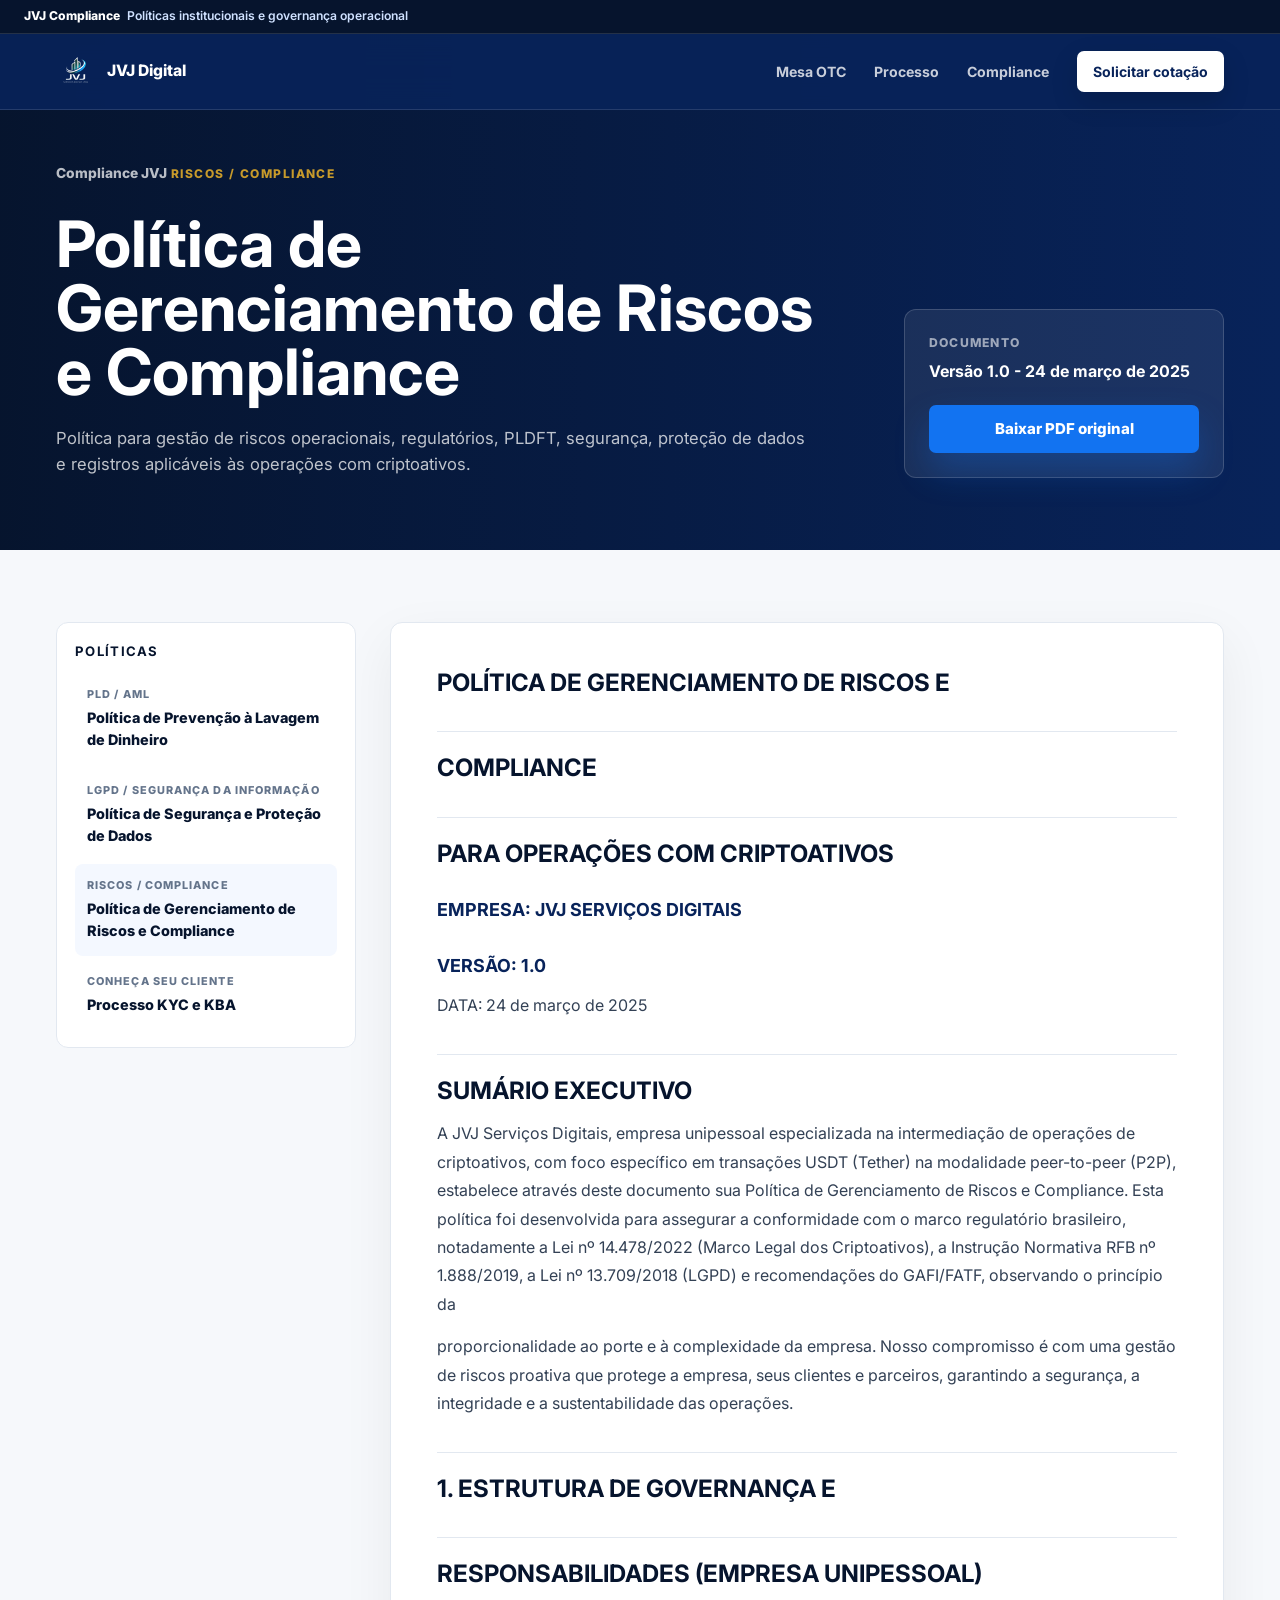
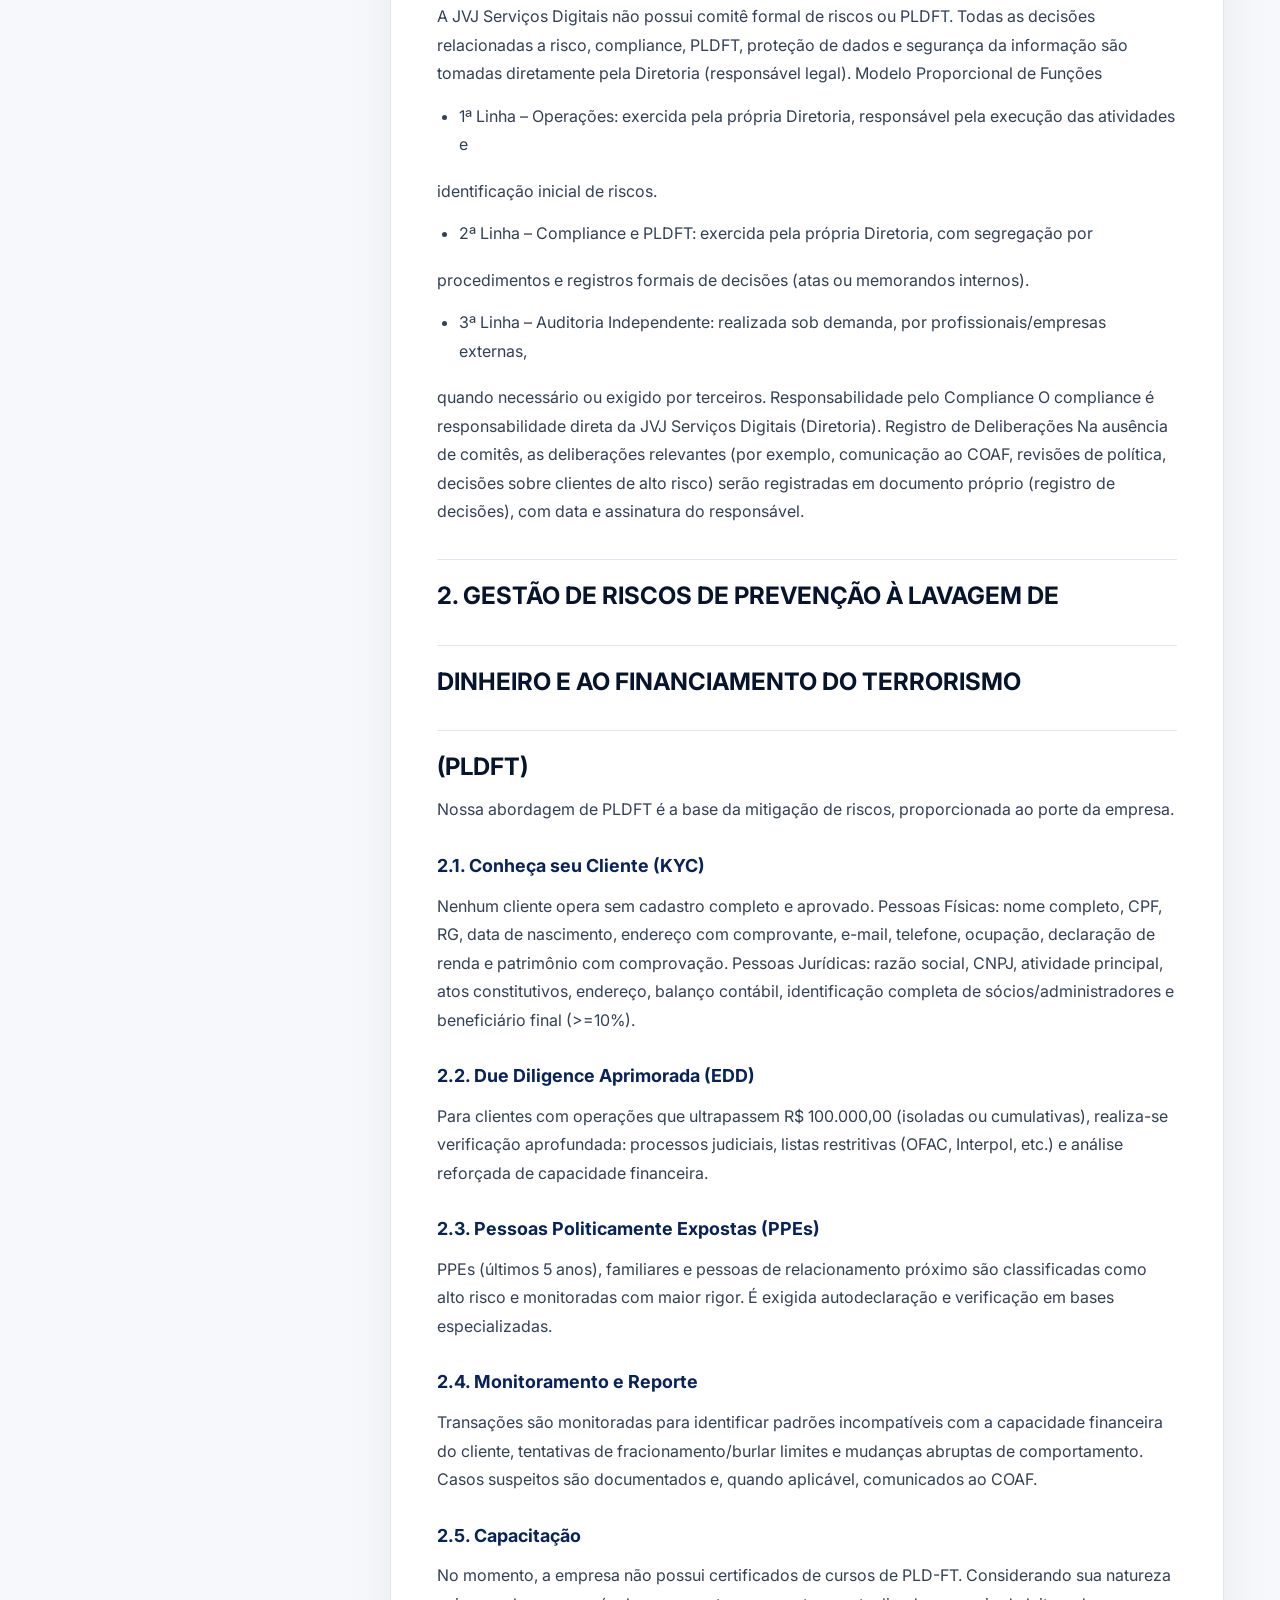
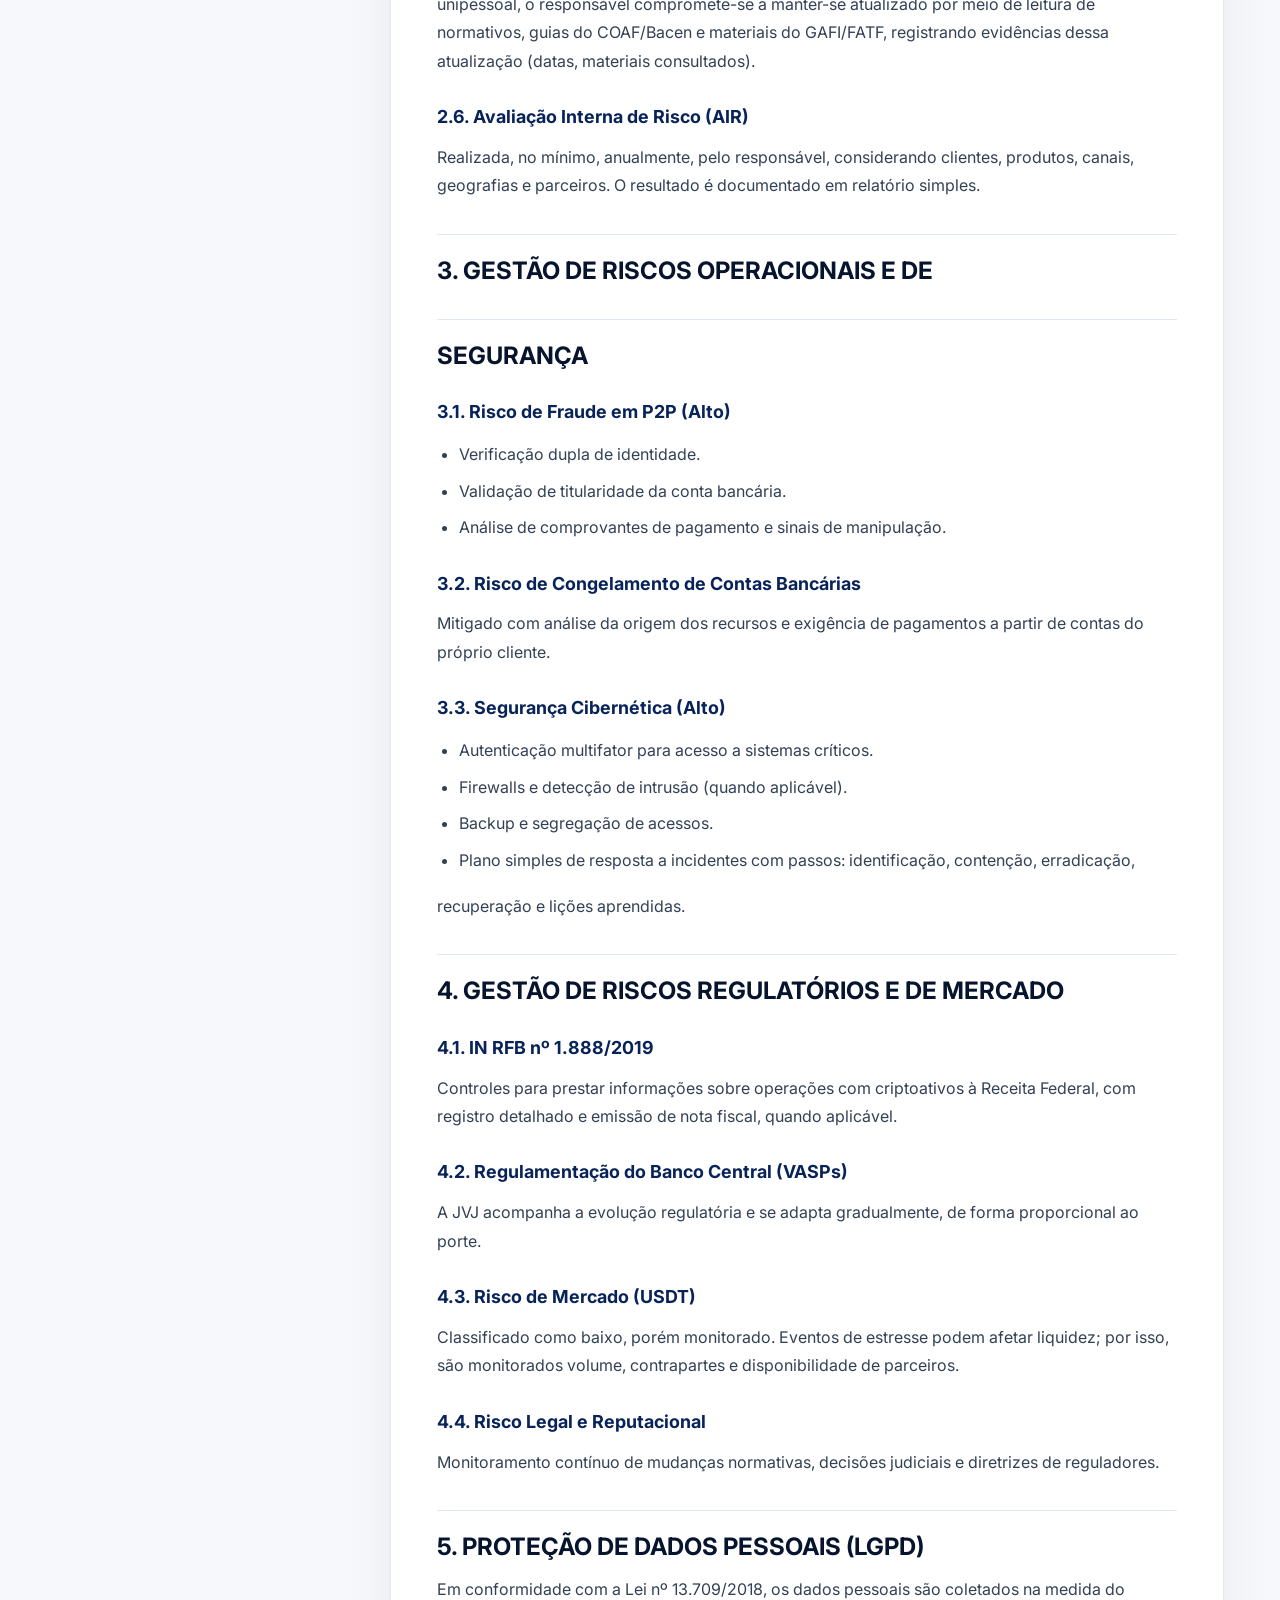
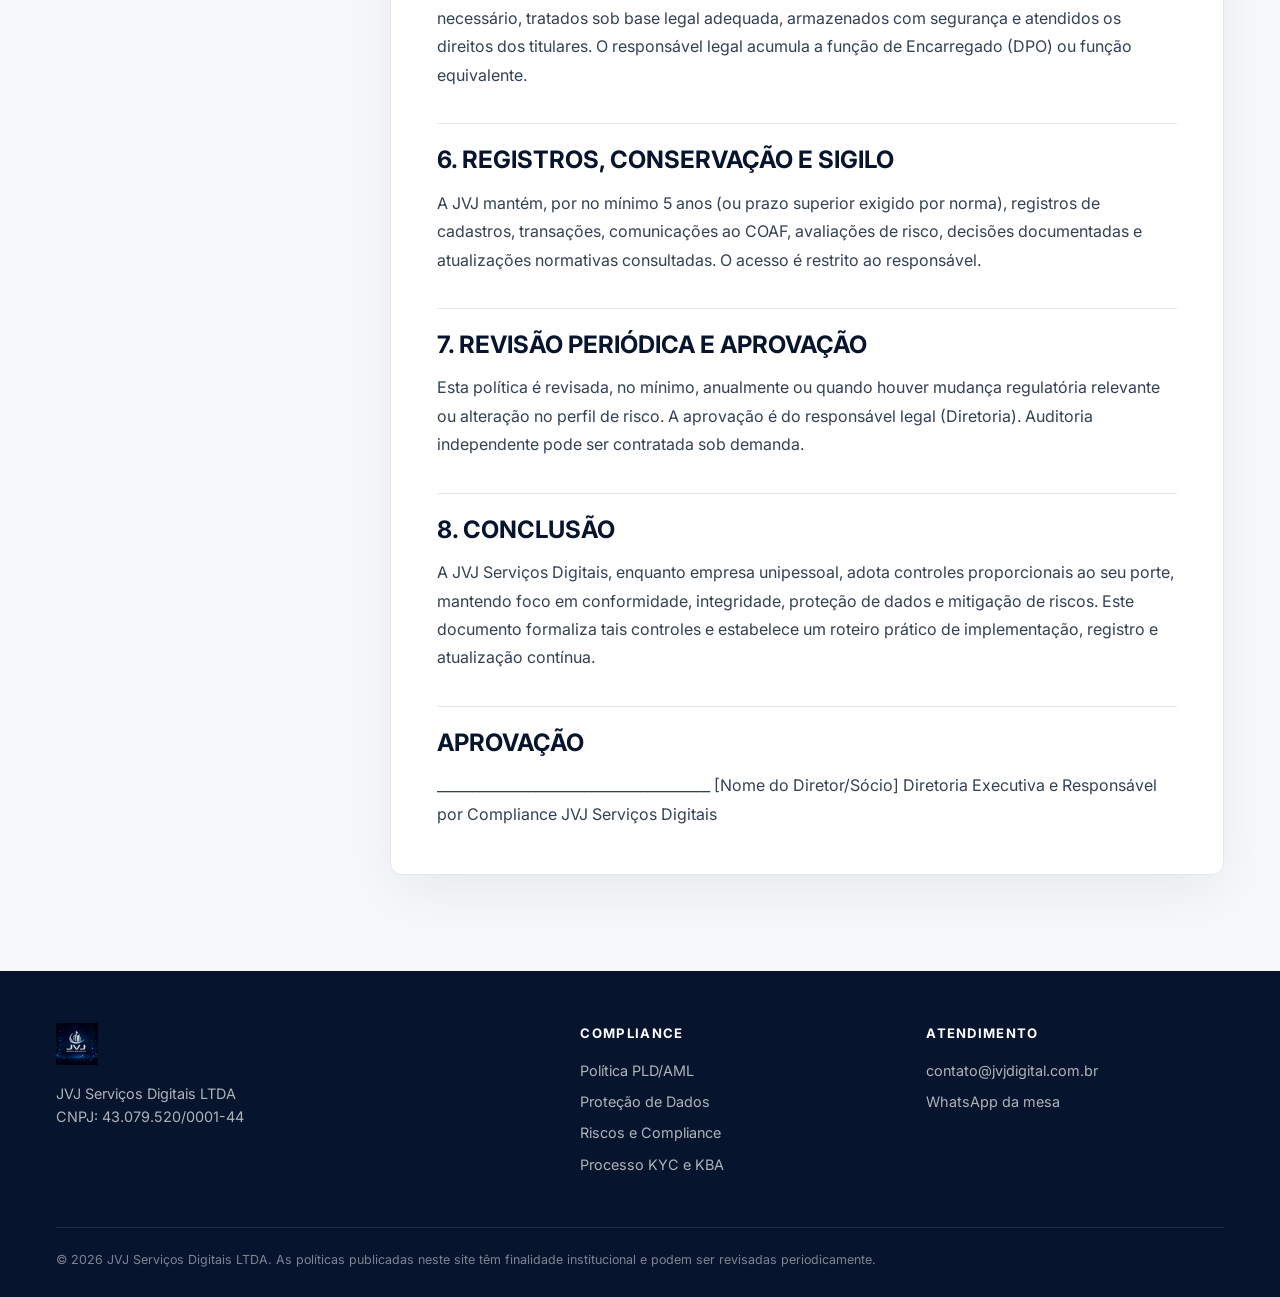
<file: politica-riscos-compliance.html>
<!DOCTYPE html>
<html lang="pt-BR">
<head>
  <meta charset="UTF-8">
  <meta name="viewport" content="width=device-width, initial-scale=1.0">
  <meta name="description" content="Política para gestão de riscos operacionais, regulatórios, PLDFT, segurança, proteção de dados e registros aplicáveis às operações com criptoativos.">
  <title>Política de Gerenciamento de Riscos e Compliance | JVJ Serviços Digitais</title>
  <link rel="stylesheet" href="style.css">
  <link rel="preconnect" href="https://fonts.googleapis.com">
  <link rel="preconnect" href="https://fonts.gstatic.com" crossorigin>
  <link href="https://fonts.googleapis.com/css2?family=Inter:wght@400;500;600;700;800&display=swap" rel="stylesheet">
</head>
<body id="top">
  <div class="market-strip compact-strip" aria-label="Área institucional de compliance">
    <div class="market-track static-track">
      <span class="ticker-item"><strong>JVJ Compliance</strong> Políticas institucionais e governança operacional</span>
    </div>
  </div>

  <header class="site-header">
    <div class="container header-inner">
      <a href="index.html#top" class="brand" aria-label="JVJ Serviços Digitais">
        <img src="jvj_logo_transparent.png" alt="JVJ Serviços Digitais" class="brand-logo">
        <span>JVJ Digital</span>
      </a>
      <nav class="nav" aria-label="Navegação principal">
        <a href="index.html#mesa">Mesa OTC</a>
        <a href="index.html#processo">Processo</a>
        <a href="index.html#compliance">Compliance</a>
        <a href="index.html#contato" class="nav-cta">Solicitar cotação</a>
      </nav>
      <button class="mobile-toggle" aria-label="Abrir menu" aria-expanded="false" id="menuToggle">
        <span></span><span></span><span></span>
      </button>
    </div>
  </header>

  <main>
    <section class="policy-hero">
      <div class="container policy-hero-grid">
        <div>
          <a href="index.html#compliance" class="back-link">Compliance JVJ</a>
          <span class="eyebrow">Riscos / Compliance</span>
          <h1>Política de Gerenciamento de Riscos e Compliance</h1>
          <p>Política para gestão de riscos operacionais, regulatórios, PLDFT, segurança, proteção de dados e registros aplicáveis às operações com criptoativos.</p>
        </div>
        <aside class="policy-summary-card">
          <span>Documento</span>
          <strong>Versão 1.0 - 24 de março de 2025</strong>
          <a href="docs/politica-riscos-compliance.pdf" target="_blank" rel="noopener" class="btn btn-primary">Baixar PDF original</a>
        </aside>
      </div>
    </section>

    <section class="policy-section">
      <div class="container policy-layout">
        <aside class="policy-sidebar" aria-label="Documentos de compliance">
          <h2>Políticas</h2>
          <a href="politica-pld-aml.html"><span>PLD / AML</span>Política de Prevenção à Lavagem de Dinheiro</a>
<a href="politica-seguranca-dados.html"><span>LGPD / Segurança da Informação</span>Política de Segurança e Proteção de Dados</a>
<a href="politica-riscos-compliance.html" class="active"><span>Riscos / Compliance</span>Política de Gerenciamento de Riscos e Compliance</a>
<a href="processo-kyc-kba.html"><span>Conheça seu cliente</span>Processo KYC e KBA</a>
        </aside>
        <article class="policy-document">
          <h2>POLÍTICA DE GERENCIAMENTO DE RISCOS E</h2>
<h2>COMPLIANCE</h2>
<h2>PARA OPERAÇÕES COM CRIPTOATIVOS</h2>
<h3>EMPRESA: JVJ SERVIÇOS DIGITAIS</h3>
<h3>VERSÃO: 1.0</h3>
<p>DATA: 24 de março de 2025</p>
<h2>SUMÁRIO EXECUTIVO</h2>
<p>A JVJ Serviços Digitais, empresa unipessoal especializada na intermediação de operações de criptoativos, com foco específico em transações USDT (Tether) na modalidade peer-to-peer (P2P), estabelece através deste documento sua Política de Gerenciamento de Riscos e Compliance. Esta política foi desenvolvida para assegurar a conformidade com o marco regulatório brasileiro, notadamente a Lei nº 14.478/2022 (Marco Legal dos Criptoativos), a Instrução Normativa RFB nº 1.888/2019, a Lei nº 13.709/2018 (LGPD) e recomendações do GAFI/FATF, observando o princípio da</p>
<p>proporcionalidade ao porte e à complexidade da empresa. Nosso compromisso é com uma gestão de riscos proativa que protege a empresa, seus clientes e parceiros, garantindo a segurança, a integridade e a sustentabilidade das operações.</p>
<h2>1. ESTRUTURA DE GOVERNANÇA E</h2>
<h2>RESPONSABILIDADES (EMPRESA UNIPESSOAL)</h2>
<p>A JVJ Serviços Digitais não possui comitê formal de riscos ou PLDFT. Todas as decisões relacionadas a risco, compliance, PLDFT, proteção de dados e segurança da informação são tomadas diretamente pela Diretoria (responsável legal). Modelo Proporcional de Funções</p>
<ul><li>1ª Linha – Operações: exercida pela própria Diretoria, responsável pela execução das atividades e</li></ul>
<p>identificação inicial de riscos.</p>
<ul><li>2ª Linha – Compliance e PLDFT: exercida pela própria Diretoria, com segregação por</li></ul>
<p>procedimentos e registros formais de decisões (atas ou memorandos internos).</p>
<ul><li>3ª Linha – Auditoria Independente: realizada sob demanda, por profissionais/empresas externas,</li></ul>
<p>quando necessário ou exigido por terceiros. Responsabilidade pelo Compliance O compliance é responsabilidade direta da JVJ Serviços Digitais (Diretoria). Registro de Deliberações Na ausência de comitês, as deliberações relevantes (por exemplo, comunicação ao COAF, revisões de política, decisões sobre clientes de alto risco) serão registradas em documento próprio (registro de decisões), com data e assinatura do responsável.</p>
<h2>2. GESTÃO DE RISCOS DE PREVENÇÃO À LAVAGEM DE</h2>
<h2>DINHEIRO E AO FINANCIAMENTO DO TERRORISMO</h2>
<h2>(PLDFT)</h2>
<p>Nossa abordagem de PLDFT é a base da mitigação de riscos, proporcionada ao porte da empresa.</p>
<h3>2.1. Conheça seu Cliente (KYC)</h3>
<p>Nenhum cliente opera sem cadastro completo e aprovado. Pessoas Físicas: nome completo, CPF, RG, data de nascimento, endereço com comprovante, e-mail, telefone, ocupação, declaração de renda e patrimônio com comprovação. Pessoas Jurídicas: razão social, CNPJ, atividade principal, atos constitutivos, endereço, balanço contábil, identificação completa de sócios/administradores e beneficiário final (&gt;=10%).</p>
<h3>2.2. Due Diligence Aprimorada (EDD)</h3>
<p>Para clientes com operações que ultrapassem R$ 100.000,00 (isoladas ou cumulativas), realiza-se verificação aprofundada: processos judiciais, listas restritivas (OFAC, Interpol, etc.) e análise reforçada de capacidade financeira.</p>
<h3>2.3. Pessoas Politicamente Expostas (PPEs)</h3>
<p>PPEs (últimos 5 anos), familiares e pessoas de relacionamento próximo são classificadas como alto risco e monitoradas com maior rigor. É exigida autodeclaração e verificação em bases especializadas.</p>
<h3>2.4. Monitoramento e Reporte</h3>
<p>Transações são monitoradas para identificar padrões incompatíveis com a capacidade financeira do cliente, tentativas de fracionamento/burlar limites e mudanças abruptas de comportamento. Casos suspeitos são documentados e, quando aplicável, comunicados ao COAF.</p>
<h3>2.5. Capacitação</h3>
<p>No momento, a empresa não possui certificados de cursos de PLD-FT. Considerando sua natureza unipessoal, o responsável compromete-se a manter-se atualizado por meio de leitura de normativos, guias do COAF/Bacen e materiais do GAFI/FATF, registrando evidências dessa atualização (datas, materiais consultados).</p>
<h3>2.6. Avaliação Interna de Risco (AIR)</h3>
<p>Realizada, no mínimo, anualmente, pelo responsável, considerando clientes, produtos, canais, geografias e parceiros. O resultado é documentado em relatório simples.</p>
<h2>3. GESTÃO DE RISCOS OPERACIONAIS E DE</h2>
<h2>SEGURANÇA</h2>
<h3>3.1. Risco de Fraude em P2P (Alto)</h3>
<ul><li>Verificação dupla de identidade.</li><li>Validação de titularidade da conta bancária.</li><li>Análise de comprovantes de pagamento e sinais de manipulação.</li></ul>
<h3>3.2. Risco de Congelamento de Contas Bancárias</h3>
<p>Mitigado com análise da origem dos recursos e exigência de pagamentos a partir de contas do próprio cliente.</p>
<h3>3.3. Segurança Cibernética (Alto)</h3>
<ul><li>Autenticação multifator para acesso a sistemas críticos.</li><li>Firewalls e detecção de intrusão (quando aplicável).</li><li>Backup e segregação de acessos.</li><li>Plano simples de resposta a incidentes com passos: identificação, contenção, erradicação,</li></ul>
<p>recuperação e lições aprendidas.</p>
<h2>4. GESTÃO DE RISCOS REGULATÓRIOS E DE MERCADO</h2>
<h3>4.1. IN RFB nº 1.888/2019</h3>
<p>Controles para prestar informações sobre operações com criptoativos à Receita Federal, com registro detalhado e emissão de nota fiscal, quando aplicável.</p>
<h3>4.2. Regulamentação do Banco Central (VASPs)</h3>
<p>A JVJ acompanha a evolução regulatória e se adapta gradualmente, de forma proporcional ao porte.</p>
<h3>4.3. Risco de Mercado (USDT)</h3>
<p>Classificado como baixo, porém monitorado. Eventos de estresse podem afetar liquidez; por isso, são monitorados volume, contrapartes e disponibilidade de parceiros.</p>
<h3>4.4. Risco Legal e Reputacional</h3>
<p>Monitoramento contínuo de mudanças normativas, decisões judiciais e diretrizes de reguladores.</p>
<h2>5. PROTEÇÃO DE DADOS PESSOAIS (LGPD)</h2>
<p>Em conformidade com a Lei nº 13.709/2018, os dados pessoais são coletados na medida do necessário, tratados sob base legal adequada, armazenados com segurança e atendidos os direitos dos titulares. O responsável legal acumula a função de Encarregado (DPO) ou função equivalente.</p>
<h2>6. REGISTROS, CONSERVAÇÃO E SIGILO</h2>
<p>A JVJ mantém, por no mínimo 5 anos (ou prazo superior exigido por norma), registros de cadastros, transações, comunicações ao COAF, avaliações de risco, decisões documentadas e atualizações normativas consultadas. O acesso é restrito ao responsável.</p>
<h2>7. REVISÃO PERIÓDICA E APROVAÇÃO</h2>
<p>Esta política é revisada, no mínimo, anualmente ou quando houver mudança regulatória relevante ou alteração no perfil de risco. A aprovação é do responsável legal (Diretoria). Auditoria independente pode ser contratada sob demanda.</p>
<h2>8. CONCLUSÃO</h2>
<p>A JVJ Serviços Digitais, enquanto empresa unipessoal, adota controles proporcionais ao seu porte, mantendo foco em conformidade, integridade, proteção de dados e mitigação de riscos. Este documento formaliza tais controles e estabelece um roteiro prático de implementação, registro e atualização contínua.</p>
<h2>APROVAÇÃO</h2>
<p>_______________________________________ [Nome do Diretor/Sócio] Diretoria Executiva e Responsável por Compliance JVJ Serviços Digitais</p>
        </article>
      </div>
    </section>
  </main>

  <footer class="footer">
    <div class="container footer-grid">
      <div>
        <img src="jvj_logo_dark.png" alt="JVJ Serviços Digitais" class="footer-logo">
        <p>JVJ Serviços Digitais LTDA</p>
        <span>CNPJ: 43.079.520/0001-44</span>
      </div>
      <div>
        <h3>Compliance</h3>
        <a href="politica-pld-aml.html">Política PLD/AML</a>
        <a href="politica-seguranca-dados.html">Proteção de Dados</a>
        <a href="politica-riscos-compliance.html">Riscos e Compliance</a>
        <a href="processo-kyc-kba.html">Processo KYC e KBA</a>
      </div>
      <div>
        <h3>Atendimento</h3>
        <a href="mailto:contato@jvjdigital.com.br">contato@jvjdigital.com.br</a>
        <a href="https://wa.me/5521997189731" target="_blank" rel="noopener">WhatsApp da mesa</a>
      </div>
    </div>
    <div class="container footer-bottom">
      <p>© 2026 JVJ Serviços Digitais LTDA. As políticas publicadas neste site têm finalidade institucional e podem ser revisadas periodicamente.</p>
    </div>
  </footer>

  <script src="main.js"></script>
</body>
</html>
</file>
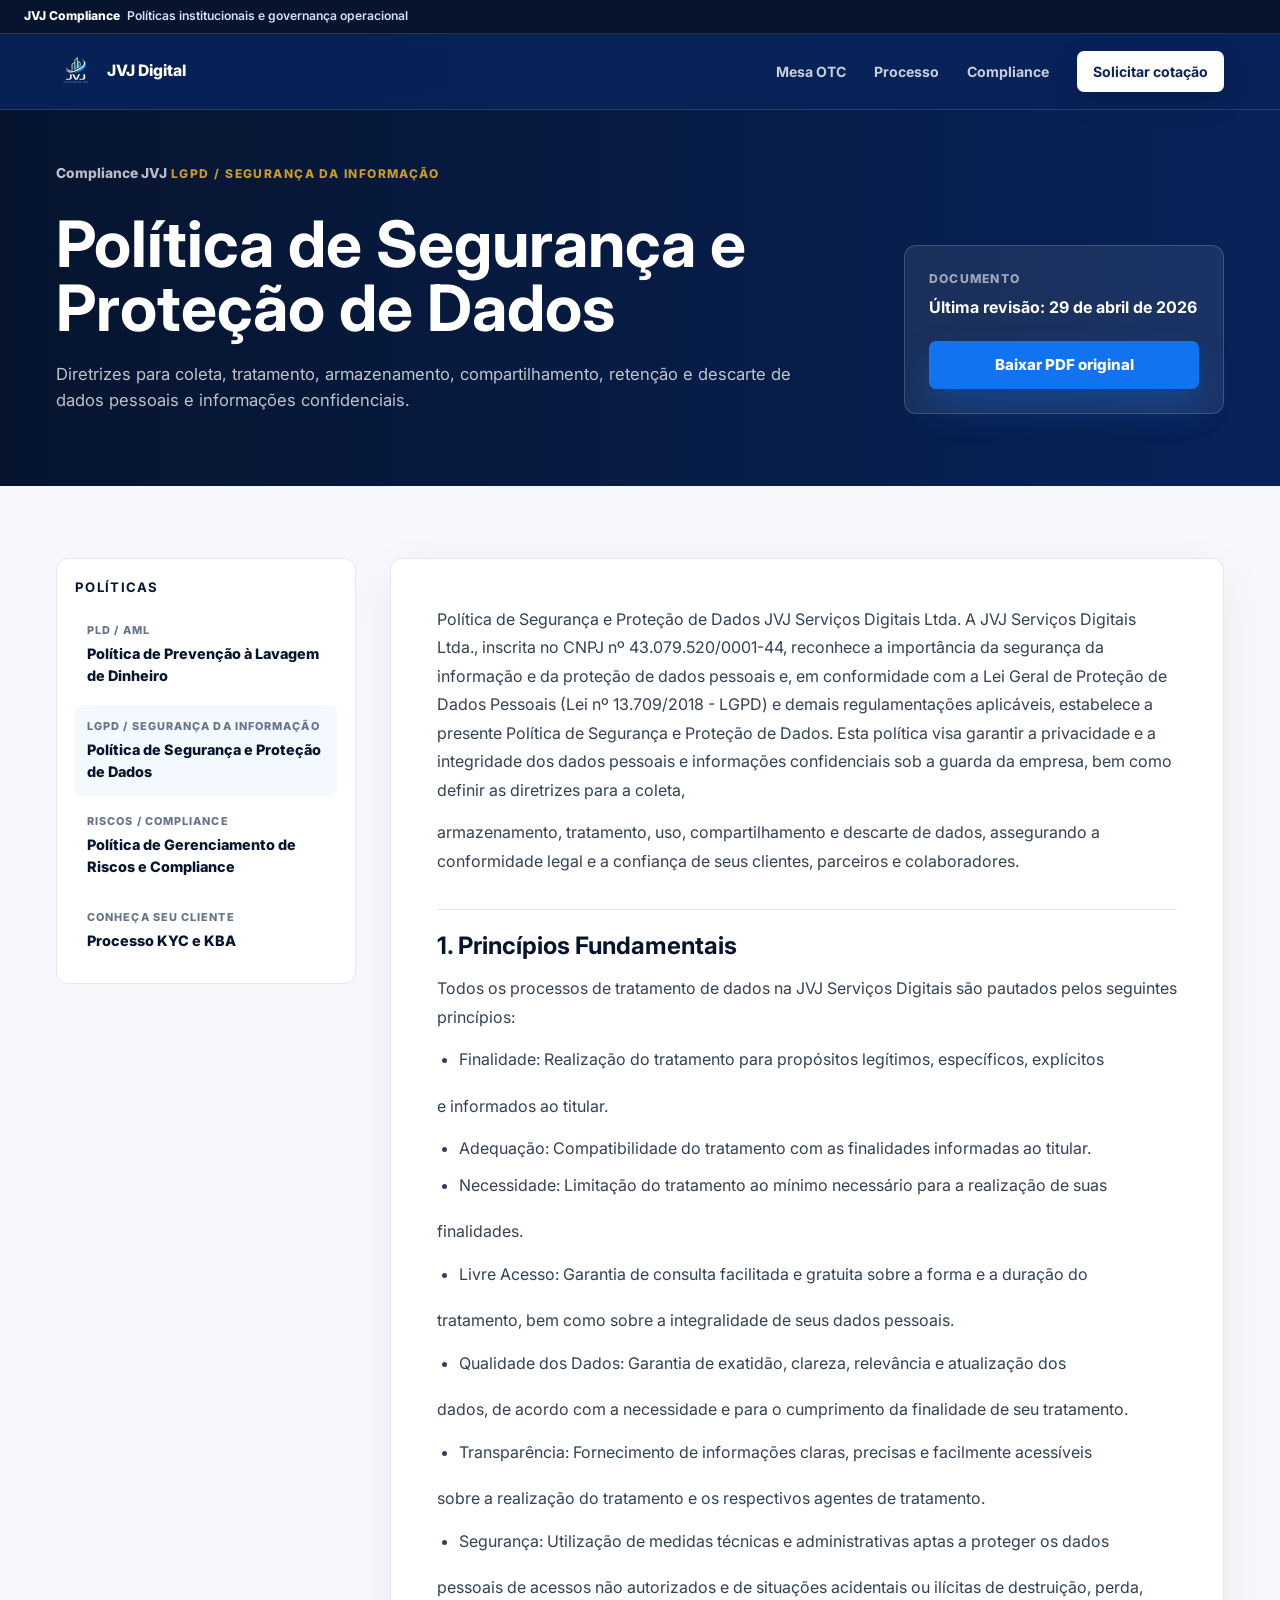
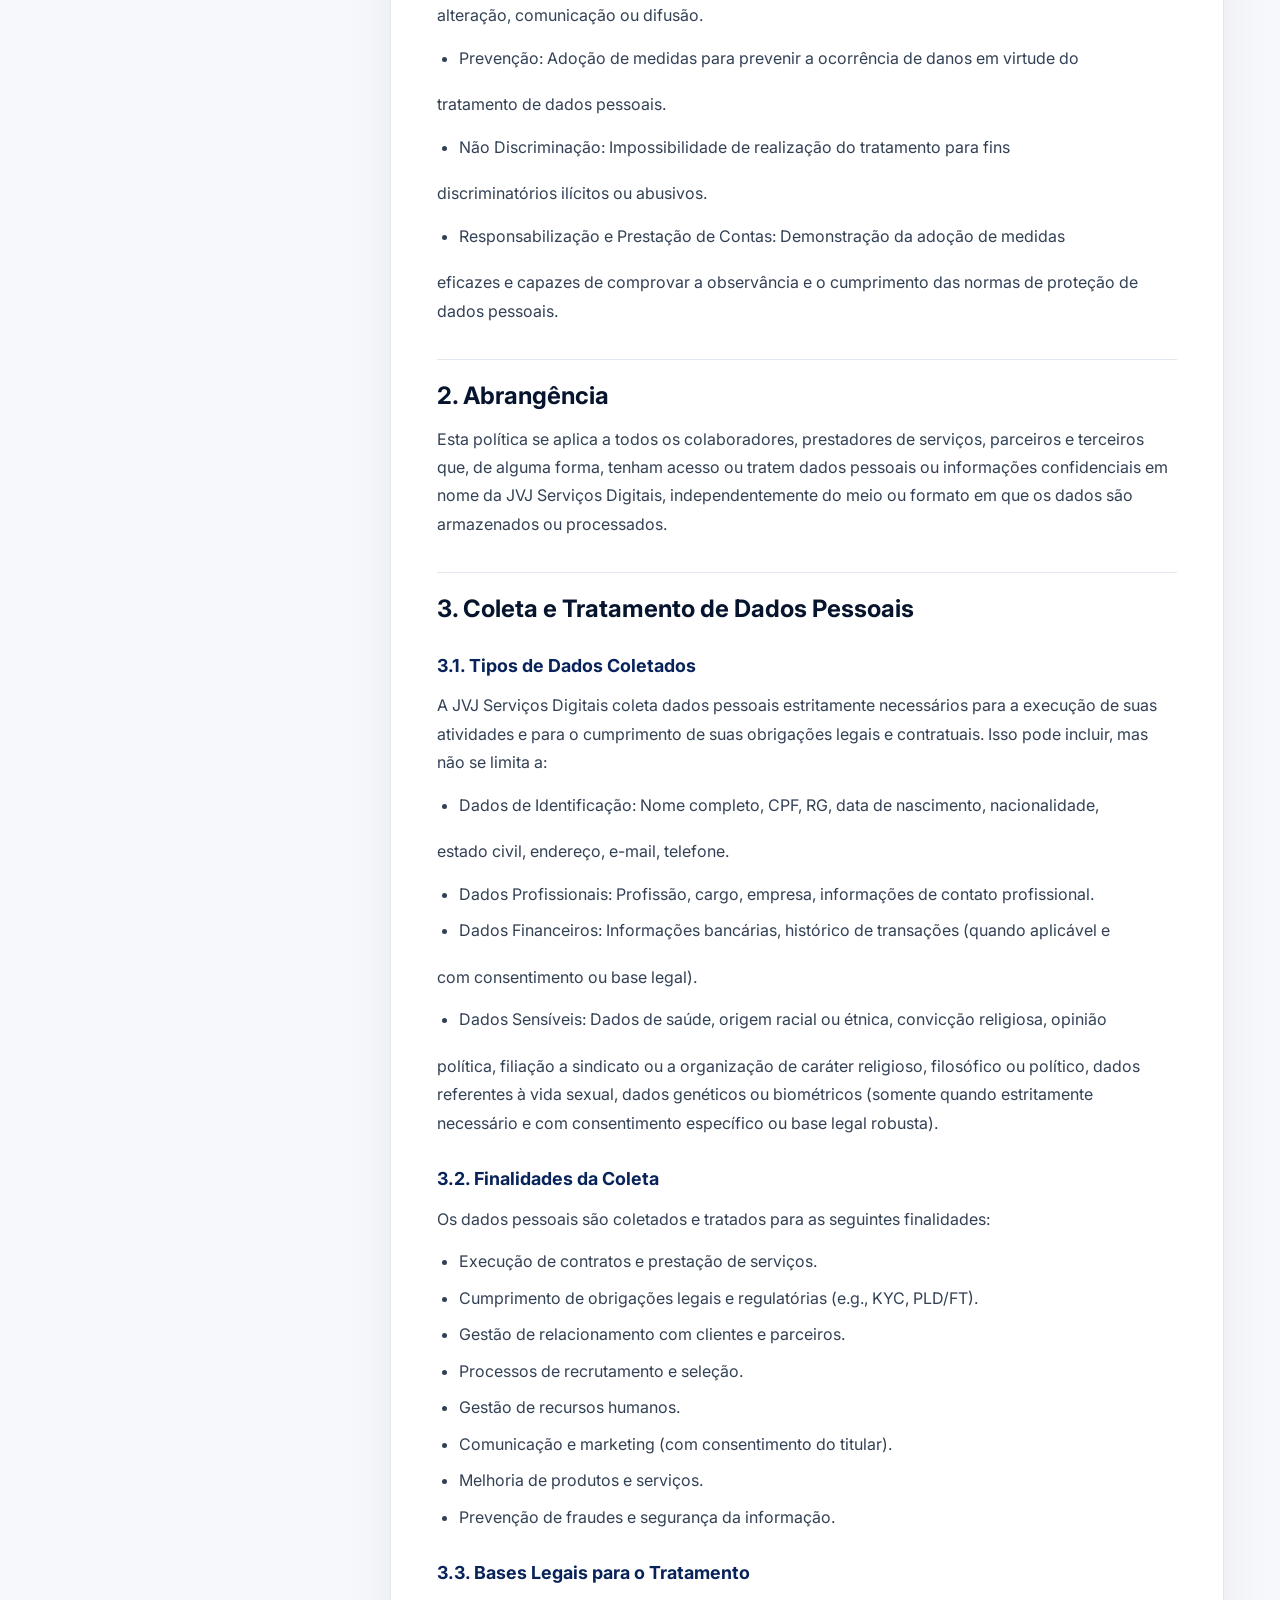
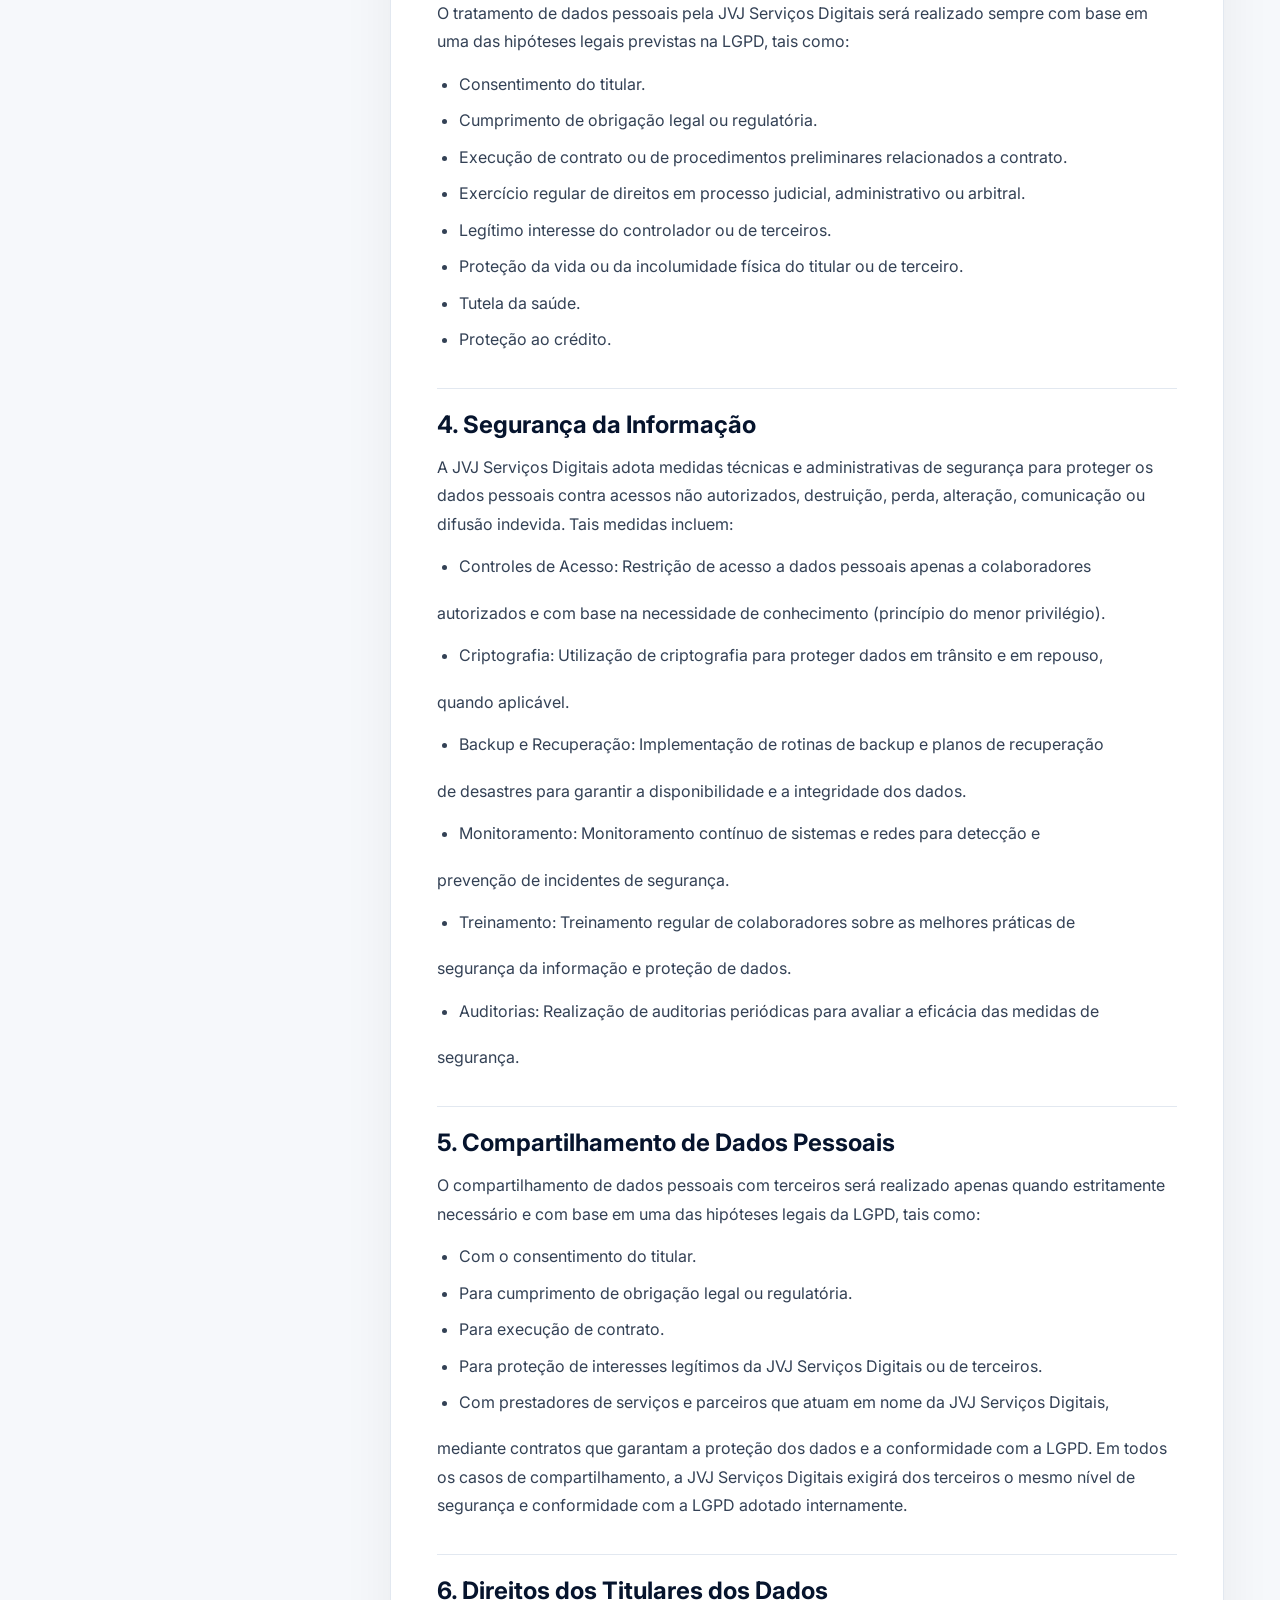
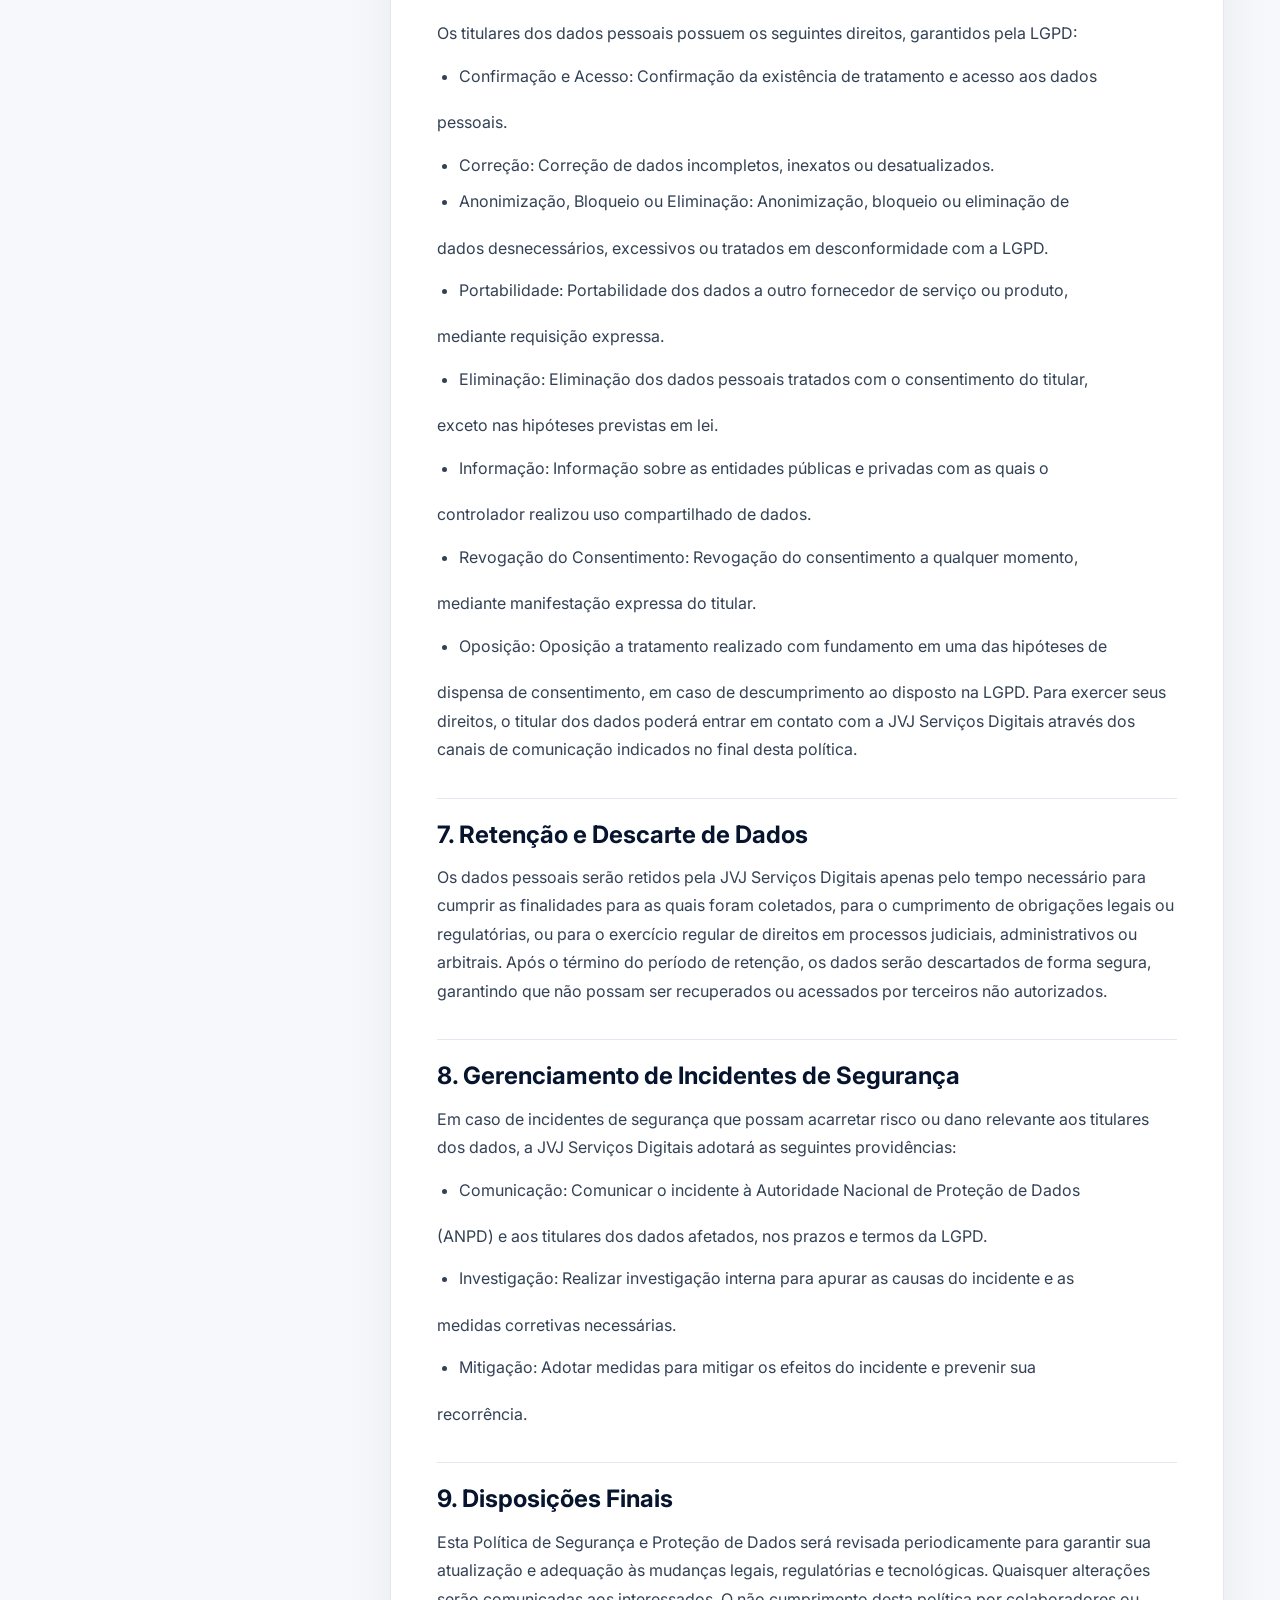
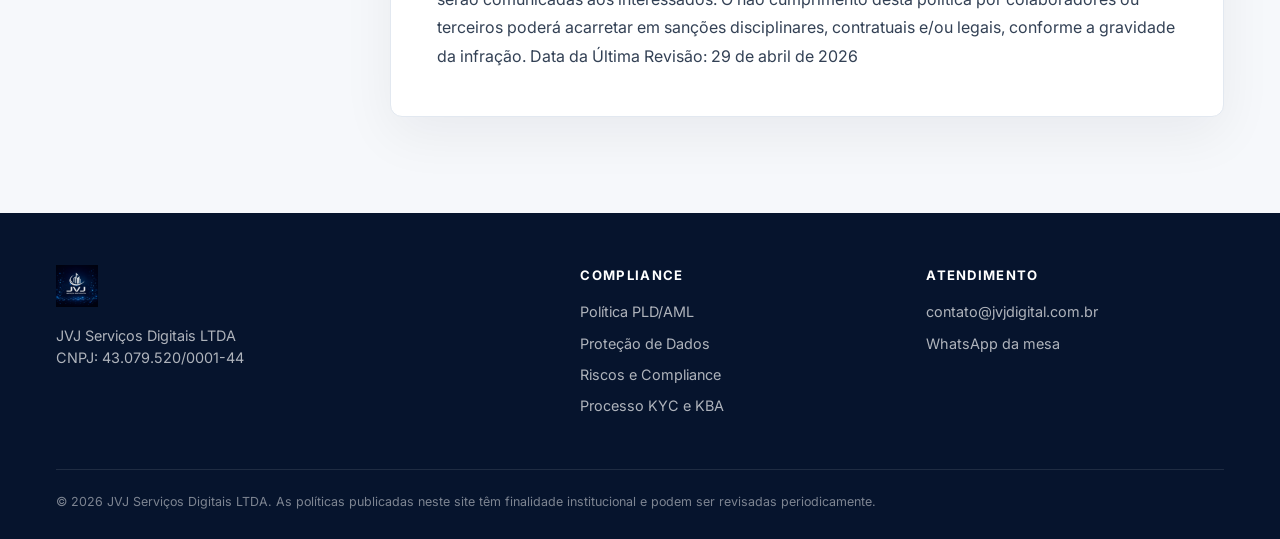
<file: politica-seguranca-dados.html>
<!DOCTYPE html>
<html lang="pt-BR">
<head>
  <meta charset="UTF-8">
  <meta name="viewport" content="width=device-width, initial-scale=1.0">
  <meta name="description" content="Diretrizes para coleta, tratamento, armazenamento, compartilhamento, retenção e descarte de dados pessoais e informações confidenciais.">
  <title>Política de Segurança e Proteção de Dados | JVJ Serviços Digitais</title>
  <link rel="stylesheet" href="style.css">
  <link rel="preconnect" href="https://fonts.googleapis.com">
  <link rel="preconnect" href="https://fonts.gstatic.com" crossorigin>
  <link href="https://fonts.googleapis.com/css2?family=Inter:wght@400;500;600;700;800&display=swap" rel="stylesheet">
</head>
<body id="top">
  <div class="market-strip compact-strip" aria-label="Área institucional de compliance">
    <div class="market-track static-track">
      <span class="ticker-item"><strong>JVJ Compliance</strong> Políticas institucionais e governança operacional</span>
    </div>
  </div>

  <header class="site-header">
    <div class="container header-inner">
      <a href="index.html#top" class="brand" aria-label="JVJ Serviços Digitais">
        <img src="jvj_logo_transparent.png" alt="JVJ Serviços Digitais" class="brand-logo">
        <span>JVJ Digital</span>
      </a>
      <nav class="nav" aria-label="Navegação principal">
        <a href="index.html#mesa">Mesa OTC</a>
        <a href="index.html#processo">Processo</a>
        <a href="index.html#compliance">Compliance</a>
        <a href="index.html#contato" class="nav-cta">Solicitar cotação</a>
      </nav>
      <button class="mobile-toggle" aria-label="Abrir menu" aria-expanded="false" id="menuToggle">
        <span></span><span></span><span></span>
      </button>
    </div>
  </header>

  <main>
    <section class="policy-hero">
      <div class="container policy-hero-grid">
        <div>
          <a href="index.html#compliance" class="back-link">Compliance JVJ</a>
          <span class="eyebrow">LGPD / Segurança da Informação</span>
          <h1>Política de Segurança e Proteção de Dados</h1>
          <p>Diretrizes para coleta, tratamento, armazenamento, compartilhamento, retenção e descarte de dados pessoais e informações confidenciais.</p>
        </div>
        <aside class="policy-summary-card">
          <span>Documento</span>
          <strong>Última revisão: 29 de abril de 2026</strong>
          <a href="docs/politica-seguranca-dados.pdf" target="_blank" rel="noopener" class="btn btn-primary">Baixar PDF original</a>
        </aside>
      </div>
    </section>

    <section class="policy-section">
      <div class="container policy-layout">
        <aside class="policy-sidebar" aria-label="Documentos de compliance">
          <h2>Políticas</h2>
          <a href="politica-pld-aml.html"><span>PLD / AML</span>Política de Prevenção à Lavagem de Dinheiro</a>
<a href="politica-seguranca-dados.html" class="active"><span>LGPD / Segurança da Informação</span>Política de Segurança e Proteção de Dados</a>
<a href="politica-riscos-compliance.html"><span>Riscos / Compliance</span>Política de Gerenciamento de Riscos e Compliance</a>
<a href="processo-kyc-kba.html"><span>Conheça seu cliente</span>Processo KYC e KBA</a>
        </aside>
        <article class="policy-document">
          <p>Política de Segurança e Proteção de Dados JVJ Serviços Digitais Ltda. A JVJ Serviços Digitais Ltda., inscrita no CNPJ nº 43.079.520/0001-44, reconhece a importância da segurança da informação e da proteção de dados pessoais e, em conformidade com a Lei Geral de Proteção de Dados Pessoais (Lei nº 13.709/2018 - LGPD) e demais regulamentações aplicáveis, estabelece a presente Política de Segurança e Proteção de Dados. Esta política visa garantir a privacidade e a integridade dos dados pessoais e informações confidenciais sob a guarda da empresa, bem como definir as diretrizes para a coleta,</p>
<p>armazenamento, tratamento, uso, compartilhamento e descarte de dados, assegurando a conformidade legal e a confiança de seus clientes, parceiros e colaboradores.</p>
<h2>1. Princípios Fundamentais</h2>
<p>Todos os processos de tratamento de dados na JVJ Serviços Digitais são pautados pelos seguintes princípios:</p>
<ul><li>Finalidade: Realização do tratamento para propósitos legítimos, específicos, explícitos</li></ul>
<p>e informados ao titular.</p>
<ul><li>Adequação: Compatibilidade do tratamento com as finalidades informadas ao titular.</li><li>Necessidade: Limitação do tratamento ao mínimo necessário para a realização de suas</li></ul>
<p>finalidades.</p>
<ul><li>Livre Acesso: Garantia de consulta facilitada e gratuita sobre a forma e a duração do</li></ul>
<p>tratamento, bem como sobre a integralidade de seus dados pessoais.</p>
<ul><li>Qualidade dos Dados: Garantia de exatidão, clareza, relevância e atualização dos</li></ul>
<p>dados, de acordo com a necessidade e para o cumprimento da finalidade de seu tratamento.</p>
<ul><li>Transparência: Fornecimento de informações claras, precisas e facilmente acessíveis</li></ul>
<p>sobre a realização do tratamento e os respectivos agentes de tratamento.</p>
<ul><li>Segurança: Utilização de medidas técnicas e administrativas aptas a proteger os dados</li></ul>
<p>pessoais de acessos não autorizados e de situações acidentais ou ilícitas de destruição, perda, alteração, comunicação ou difusão.</p>
<ul><li>Prevenção: Adoção de medidas para prevenir a ocorrência de danos em virtude do</li></ul>
<p>tratamento de dados pessoais.</p>
<ul><li>Não Discriminação: Impossibilidade de realização do tratamento para fins</li></ul>
<p>discriminatórios ilícitos ou abusivos.</p>
<ul><li>Responsabilização e Prestação de Contas: Demonstração da adoção de medidas</li></ul>
<p>eficazes e capazes de comprovar a observância e o cumprimento das normas de proteção de dados pessoais.</p>
<h2>2. Abrangência</h2>
<p>Esta política se aplica a todos os colaboradores, prestadores de serviços, parceiros e terceiros que, de alguma forma, tenham acesso ou tratem dados pessoais ou informações confidenciais em nome da JVJ Serviços Digitais, independentemente do meio ou formato em que os dados são armazenados ou processados.</p>
<h2>3. Coleta e Tratamento de Dados Pessoais</h2>
<h3>3.1. Tipos de Dados Coletados</h3>
<p>A JVJ Serviços Digitais coleta dados pessoais estritamente necessários para a execução de suas atividades e para o cumprimento de suas obrigações legais e contratuais. Isso pode incluir, mas não se limita a:</p>
<ul><li>Dados de Identificação: Nome completo, CPF, RG, data de nascimento, nacionalidade,</li></ul>
<p>estado civil, endereço, e-mail, telefone.</p>
<ul><li>Dados Profissionais: Profissão, cargo, empresa, informações de contato profissional.</li><li>Dados Financeiros: Informações bancárias, histórico de transações (quando aplicável e</li></ul>
<p>com consentimento ou base legal).</p>
<ul><li>Dados Sensíveis: Dados de saúde, origem racial ou étnica, convicção religiosa, opinião</li></ul>
<p>política, filiação a sindicato ou a organização de caráter religioso, filosófico ou político, dados referentes à vida sexual, dados genéticos ou biométricos (somente quando estritamente necessário e com consentimento específico ou base legal robusta).</p>
<h3>3.2. Finalidades da Coleta</h3>
<p>Os dados pessoais são coletados e tratados para as seguintes finalidades:</p>
<ul><li>Execução de contratos e prestação de serviços.</li><li>Cumprimento de obrigações legais e regulatórias (e.g., KYC, PLD/FT).</li><li>Gestão de relacionamento com clientes e parceiros.</li><li>Processos de recrutamento e seleção.</li><li>Gestão de recursos humanos.</li><li>Comunicação e marketing (com consentimento do titular).</li><li>Melhoria de produtos e serviços.</li><li>Prevenção de fraudes e segurança da informação.</li></ul>
<h3>3.3. Bases Legais para o Tratamento</h3>
<p>O tratamento de dados pessoais pela JVJ Serviços Digitais será realizado sempre com base em uma das hipóteses legais previstas na LGPD, tais como:</p>
<ul><li>Consentimento do titular.</li><li>Cumprimento de obrigação legal ou regulatória.</li><li>Execução de contrato ou de procedimentos preliminares relacionados a contrato.</li><li>Exercício regular de direitos em processo judicial, administrativo ou arbitral.</li><li>Legítimo interesse do controlador ou de terceiros.</li><li>Proteção da vida ou da incolumidade física do titular ou de terceiro.</li><li>Tutela da saúde.</li><li>Proteção ao crédito.</li></ul>
<h2>4. Segurança da Informação</h2>
<p>A JVJ Serviços Digitais adota medidas técnicas e administrativas de segurança para proteger os dados pessoais contra acessos não autorizados, destruição, perda, alteração, comunicação ou difusão indevida. Tais medidas incluem:</p>
<ul><li>Controles de Acesso: Restrição de acesso a dados pessoais apenas a colaboradores</li></ul>
<p>autorizados e com base na necessidade de conhecimento (princípio do menor privilégio).</p>
<ul><li>Criptografia: Utilização de criptografia para proteger dados em trânsito e em repouso,</li></ul>
<p>quando aplicável.</p>
<ul><li>Backup e Recuperação: Implementação de rotinas de backup e planos de recuperação</li></ul>
<p>de desastres para garantir a disponibilidade e a integridade dos dados.</p>
<ul><li>Monitoramento: Monitoramento contínuo de sistemas e redes para detecção e</li></ul>
<p>prevenção de incidentes de segurança.</p>
<ul><li>Treinamento: Treinamento regular de colaboradores sobre as melhores práticas de</li></ul>
<p>segurança da informação e proteção de dados.</p>
<ul><li>Auditorias: Realização de auditorias periódicas para avaliar a eficácia das medidas de</li></ul>
<p>segurança.</p>
<h2>5. Compartilhamento de Dados Pessoais</h2>
<p>O compartilhamento de dados pessoais com terceiros será realizado apenas quando estritamente necessário e com base em uma das hipóteses legais da LGPD, tais como:</p>
<ul><li>Com o consentimento do titular.</li><li>Para cumprimento de obrigação legal ou regulatória.</li><li>Para execução de contrato.</li><li>Para proteção de interesses legítimos da JVJ Serviços Digitais ou de terceiros.</li><li>Com prestadores de serviços e parceiros que atuam em nome da JVJ Serviços Digitais,</li></ul>
<p>mediante contratos que garantam a proteção dos dados e a conformidade com a LGPD. Em todos os casos de compartilhamento, a JVJ Serviços Digitais exigirá dos terceiros o mesmo nível de segurança e conformidade com a LGPD adotado internamente.</p>
<h2>6. Direitos dos Titulares dos Dados</h2>
<p>Os titulares dos dados pessoais possuem os seguintes direitos, garantidos pela LGPD:</p>
<ul><li>Confirmação e Acesso: Confirmação da existência de tratamento e acesso aos dados</li></ul>
<p>pessoais.</p>
<ul><li>Correção: Correção de dados incompletos, inexatos ou desatualizados.</li><li>Anonimização, Bloqueio ou Eliminação: Anonimização, bloqueio ou eliminação de</li></ul>
<p>dados desnecessários, excessivos ou tratados em desconformidade com a LGPD.</p>
<ul><li>Portabilidade: Portabilidade dos dados a outro fornecedor de serviço ou produto,</li></ul>
<p>mediante requisição expressa.</p>
<ul><li>Eliminação: Eliminação dos dados pessoais tratados com o consentimento do titular,</li></ul>
<p>exceto nas hipóteses previstas em lei.</p>
<ul><li>Informação: Informação sobre as entidades públicas e privadas com as quais o</li></ul>
<p>controlador realizou uso compartilhado de dados.</p>
<ul><li>Revogação do Consentimento: Revogação do consentimento a qualquer momento,</li></ul>
<p>mediante manifestação expressa do titular.</p>
<ul><li>Oposição: Oposição a tratamento realizado com fundamento em uma das hipóteses de</li></ul>
<p>dispensa de consentimento, em caso de descumprimento ao disposto na LGPD. Para exercer seus direitos, o titular dos dados poderá entrar em contato com a JVJ Serviços Digitais através dos canais de comunicação indicados no final desta política.</p>
<h2>7. Retenção e Descarte de Dados</h2>
<p>Os dados pessoais serão retidos pela JVJ Serviços Digitais apenas pelo tempo necessário para cumprir as finalidades para as quais foram coletados, para o cumprimento de obrigações legais ou regulatórias, ou para o exercício regular de direitos em processos judiciais, administrativos ou arbitrais. Após o término do período de retenção, os dados serão descartados de forma segura, garantindo que não possam ser recuperados ou acessados por terceiros não autorizados.</p>
<h2>8. Gerenciamento de Incidentes de Segurança</h2>
<p>Em caso de incidentes de segurança que possam acarretar risco ou dano relevante aos titulares dos dados, a JVJ Serviços Digitais adotará as seguintes providências:</p>
<ul><li>Comunicação: Comunicar o incidente à Autoridade Nacional de Proteção de Dados</li></ul>
<p>(ANPD) e aos titulares dos dados afetados, nos prazos e termos da LGPD.</p>
<ul><li>Investigação: Realizar investigação interna para apurar as causas do incidente e as</li></ul>
<p>medidas corretivas necessárias.</p>
<ul><li>Mitigação: Adotar medidas para mitigar os efeitos do incidente e prevenir sua</li></ul>
<p>recorrência.</p>
<h2>9. Disposições Finais</h2>
<p>Esta Política de Segurança e Proteção de Dados será revisada periodicamente para garantir sua atualização e adequação às mudanças legais, regulatórias e tecnológicas. Quaisquer alterações serão comunicadas aos interessados. O não cumprimento desta política por colaboradores ou terceiros poderá acarretar em sanções disciplinares, contratuais e/ou legais, conforme a gravidade da infração. Data da Última Revisão: 29 de abril de 2026</p>
        </article>
      </div>
    </section>
  </main>

  <footer class="footer">
    <div class="container footer-grid">
      <div>
        <img src="jvj_logo_dark.png" alt="JVJ Serviços Digitais" class="footer-logo">
        <p>JVJ Serviços Digitais LTDA</p>
        <span>CNPJ: 43.079.520/0001-44</span>
      </div>
      <div>
        <h3>Compliance</h3>
        <a href="politica-pld-aml.html">Política PLD/AML</a>
        <a href="politica-seguranca-dados.html">Proteção de Dados</a>
        <a href="politica-riscos-compliance.html">Riscos e Compliance</a>
        <a href="processo-kyc-kba.html">Processo KYC e KBA</a>
      </div>
      <div>
        <h3>Atendimento</h3>
        <a href="mailto:contato@jvjdigital.com.br">contato@jvjdigital.com.br</a>
        <a href="https://wa.me/5521997189731" target="_blank" rel="noopener">WhatsApp da mesa</a>
      </div>
    </div>
    <div class="container footer-bottom">
      <p>© 2026 JVJ Serviços Digitais LTDA. As políticas publicadas neste site têm finalidade institucional e podem ser revisadas periodicamente.</p>
    </div>
  </footer>

  <script src="main.js"></script>
</body>
</html>
</file>
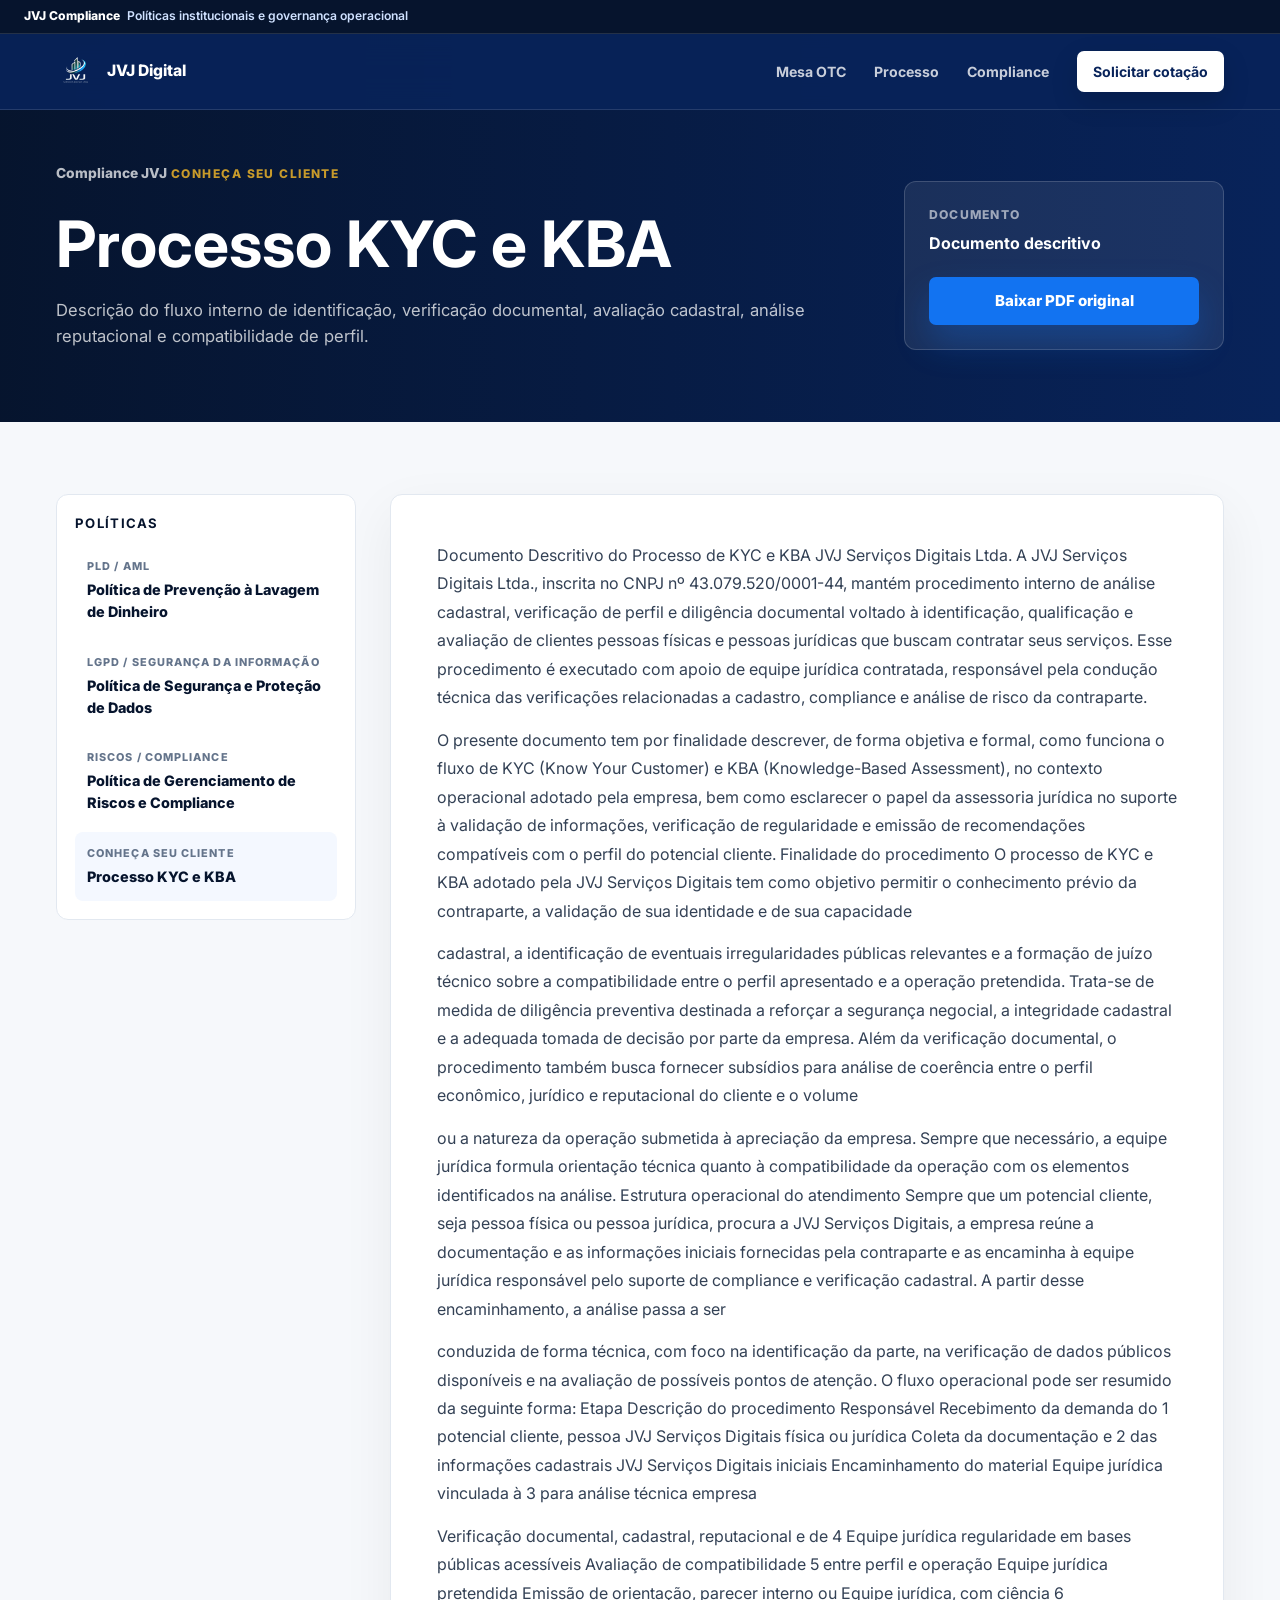
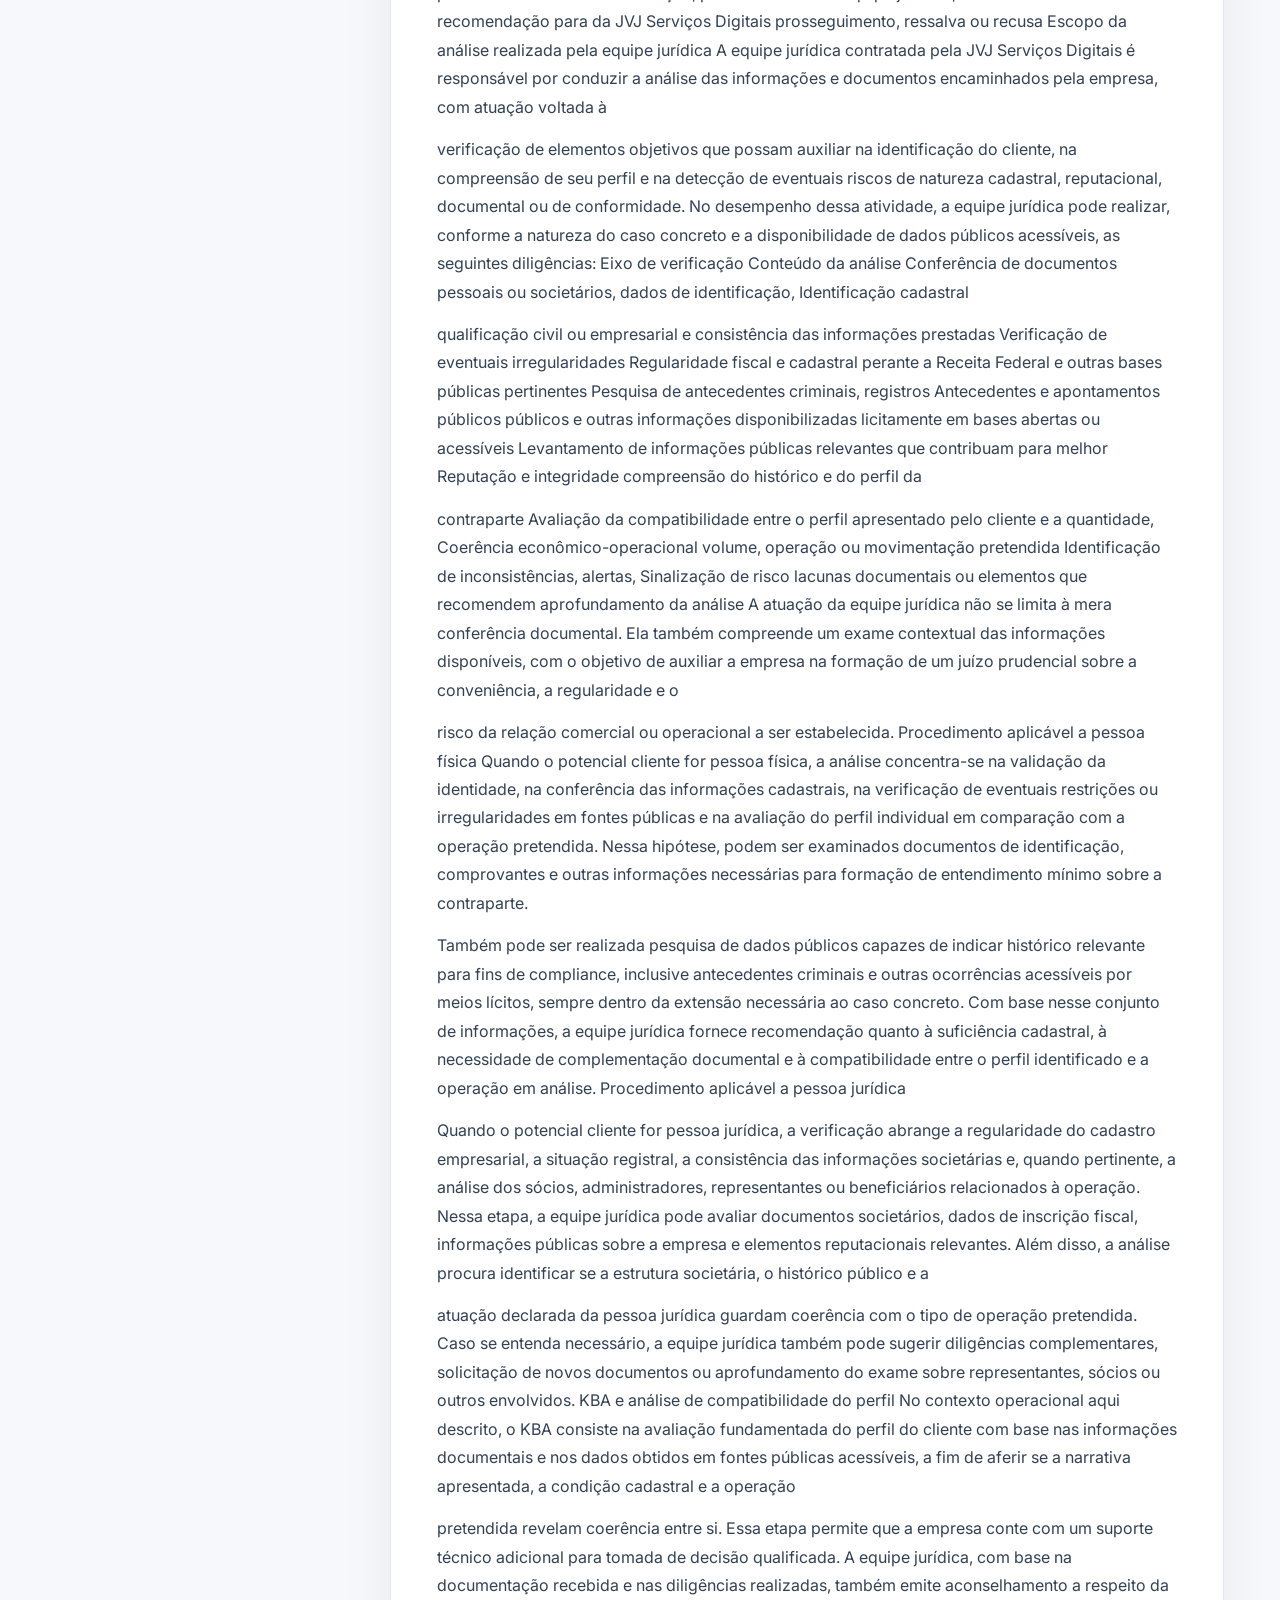
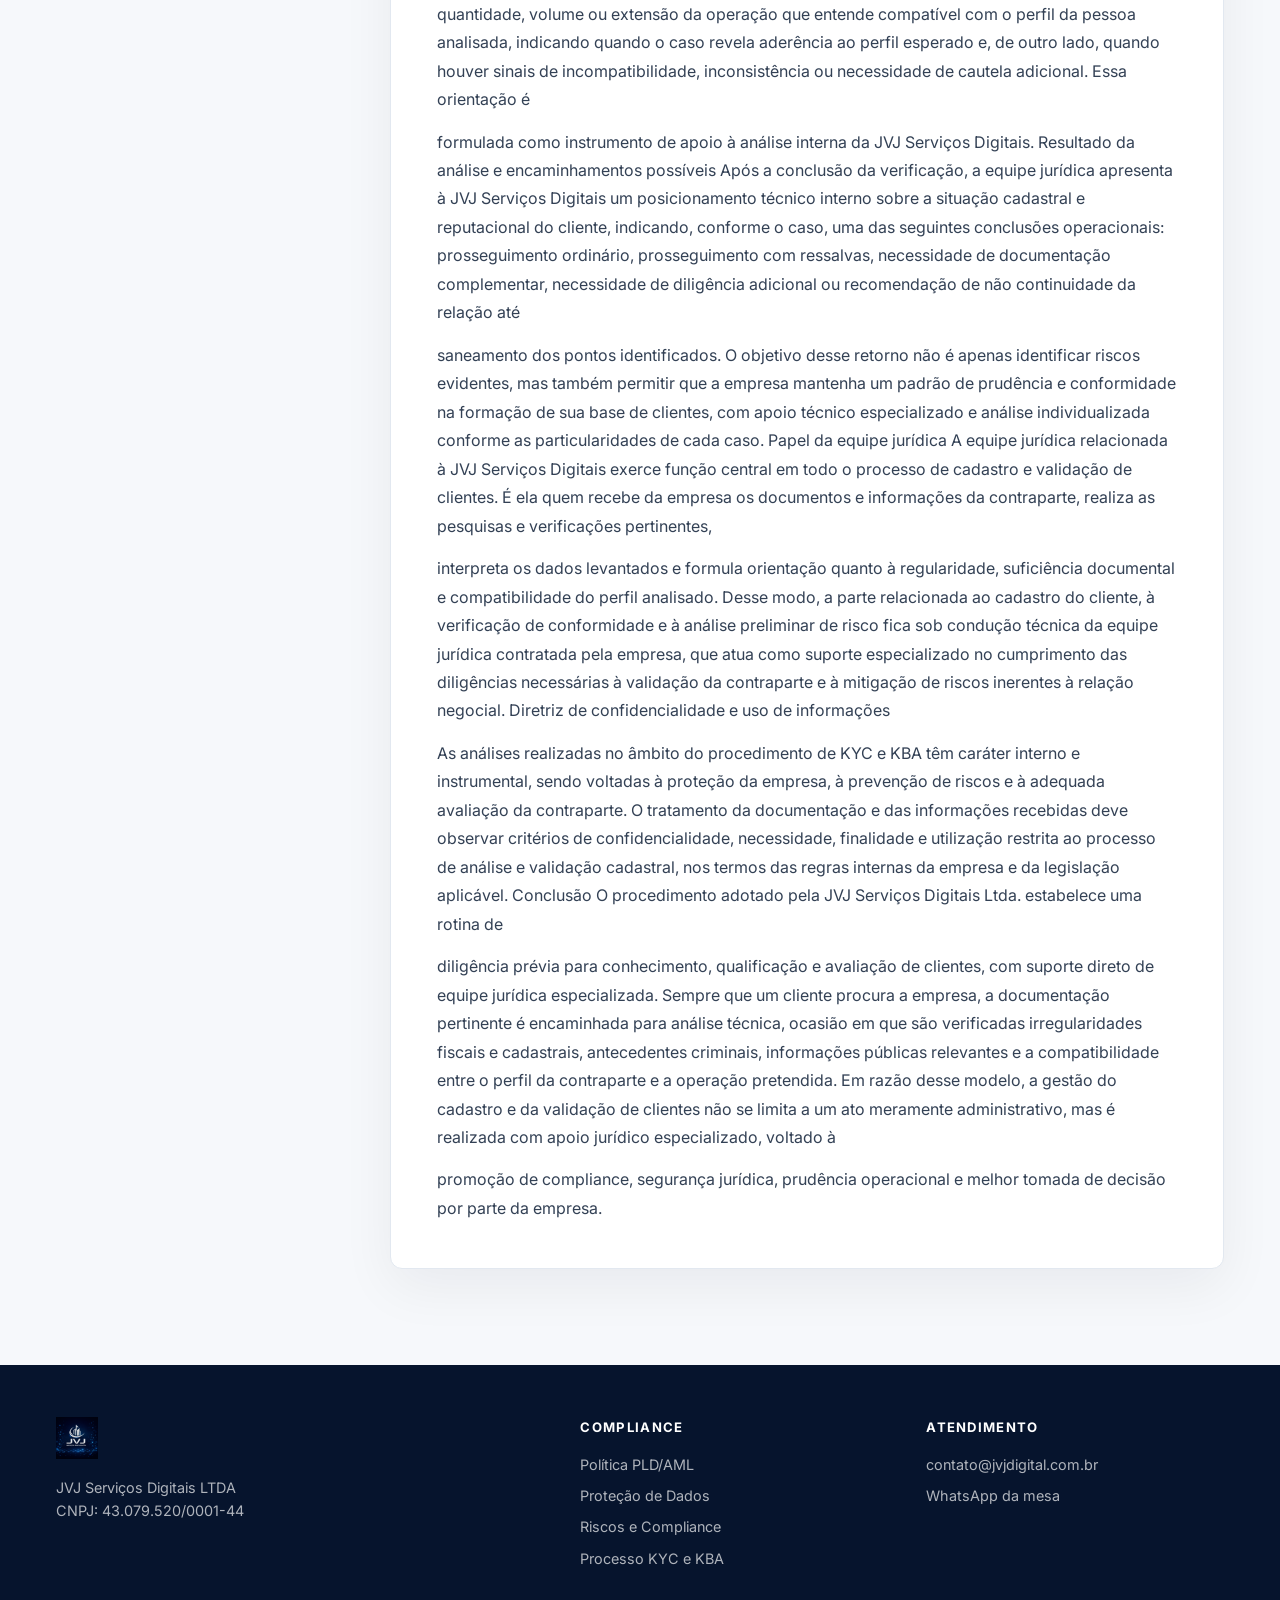
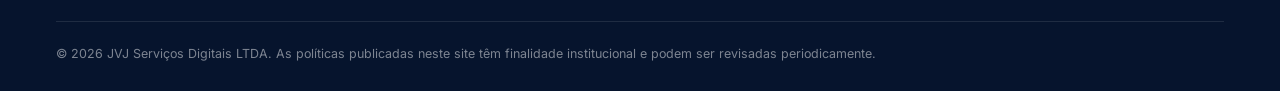
<file: processo-kyc-kba.html>
<!DOCTYPE html>
<html lang="pt-BR">
<head>
  <meta charset="UTF-8">
  <meta name="viewport" content="width=device-width, initial-scale=1.0">
  <meta name="description" content="Descrição do fluxo interno de identificação, verificação documental, avaliação cadastral, análise reputacional e compatibilidade de perfil.">
  <title>Processo KYC e KBA | JVJ Serviços Digitais</title>
  <link rel="stylesheet" href="style.css">
  <link rel="preconnect" href="https://fonts.googleapis.com">
  <link rel="preconnect" href="https://fonts.gstatic.com" crossorigin>
  <link href="https://fonts.googleapis.com/css2?family=Inter:wght@400;500;600;700;800&display=swap" rel="stylesheet">
</head>
<body id="top">
  <div class="market-strip compact-strip" aria-label="Área institucional de compliance">
    <div class="market-track static-track">
      <span class="ticker-item"><strong>JVJ Compliance</strong> Políticas institucionais e governança operacional</span>
    </div>
  </div>

  <header class="site-header">
    <div class="container header-inner">
      <a href="index.html#top" class="brand" aria-label="JVJ Serviços Digitais">
        <img src="jvj_logo_transparent.png" alt="JVJ Serviços Digitais" class="brand-logo">
        <span>JVJ Digital</span>
      </a>
      <nav class="nav" aria-label="Navegação principal">
        <a href="index.html#mesa">Mesa OTC</a>
        <a href="index.html#processo">Processo</a>
        <a href="index.html#compliance">Compliance</a>
        <a href="index.html#contato" class="nav-cta">Solicitar cotação</a>
      </nav>
      <button class="mobile-toggle" aria-label="Abrir menu" aria-expanded="false" id="menuToggle">
        <span></span><span></span><span></span>
      </button>
    </div>
  </header>

  <main>
    <section class="policy-hero">
      <div class="container policy-hero-grid">
        <div>
          <a href="index.html#compliance" class="back-link">Compliance JVJ</a>
          <span class="eyebrow">Conheça seu cliente</span>
          <h1>Processo KYC e KBA</h1>
          <p>Descrição do fluxo interno de identificação, verificação documental, avaliação cadastral, análise reputacional e compatibilidade de perfil.</p>
        </div>
        <aside class="policy-summary-card">
          <span>Documento</span>
          <strong>Documento descritivo</strong>
          <a href="docs/processo-kyc-kba.pdf" target="_blank" rel="noopener" class="btn btn-primary">Baixar PDF original</a>
        </aside>
      </div>
    </section>

    <section class="policy-section">
      <div class="container policy-layout">
        <aside class="policy-sidebar" aria-label="Documentos de compliance">
          <h2>Políticas</h2>
          <a href="politica-pld-aml.html"><span>PLD / AML</span>Política de Prevenção à Lavagem de Dinheiro</a>
<a href="politica-seguranca-dados.html"><span>LGPD / Segurança da Informação</span>Política de Segurança e Proteção de Dados</a>
<a href="politica-riscos-compliance.html"><span>Riscos / Compliance</span>Política de Gerenciamento de Riscos e Compliance</a>
<a href="processo-kyc-kba.html" class="active"><span>Conheça seu cliente</span>Processo KYC e KBA</a>
        </aside>
        <article class="policy-document">
          <p>Documento Descritivo do Processo de KYC e KBA JVJ Serviços Digitais Ltda. A JVJ Serviços Digitais Ltda., inscrita no CNPJ nº 43.079.520/0001-44, mantém procedimento interno de análise cadastral, verificação de perfil e diligência documental voltado à identificação, qualificação e avaliação de clientes pessoas físicas e pessoas jurídicas que buscam contratar seus serviços. Esse procedimento é executado com apoio de equipe jurídica contratada, responsável pela condução técnica das verificações relacionadas a cadastro, compliance e análise de risco da contraparte.</p>
<p>O presente documento tem por finalidade descrever, de forma objetiva e formal, como funciona o fluxo de KYC (Know Your Customer) e KBA (Knowledge-Based Assessment), no contexto operacional adotado pela empresa, bem como esclarecer o papel da assessoria jurídica no suporte à validação de informações, verificação de regularidade e emissão de recomendações compatíveis com o perfil do potencial cliente. Finalidade do procedimento O processo de KYC e KBA adotado pela JVJ Serviços Digitais tem como objetivo permitir o conhecimento prévio da contraparte, a validação de sua identidade e de sua capacidade</p>
<p>cadastral, a identificação de eventuais irregularidades públicas relevantes e a formação de juízo técnico sobre a compatibilidade entre o perfil apresentado e a operação pretendida. Trata-se de medida de diligência preventiva destinada a reforçar a segurança negocial, a integridade cadastral e a adequada tomada de decisão por parte da empresa. Além da verificação documental, o procedimento também busca fornecer subsídios para análise de coerência entre o perfil econômico, jurídico e reputacional do cliente e o volume</p>
<p>ou a natureza da operação submetida à apreciação da empresa. Sempre que necessário, a equipe jurídica formula orientação técnica quanto à compatibilidade da operação com os elementos identificados na análise. Estrutura operacional do atendimento Sempre que um potencial cliente, seja pessoa física ou pessoa jurídica, procura a JVJ Serviços Digitais, a empresa reúne a documentação e as informações iniciais fornecidas pela contraparte e as encaminha à equipe jurídica responsável pelo suporte de compliance e verificação cadastral. A partir desse encaminhamento, a análise passa a ser</p>
<p>conduzida de forma técnica, com foco na identificação da parte, na verificação de dados públicos disponíveis e na avaliação de possíveis pontos de atenção. O fluxo operacional pode ser resumido da seguinte forma: Etapa Descrição do procedimento Responsável Recebimento da demanda do 1 potencial cliente, pessoa JVJ Serviços Digitais física ou jurídica Coleta da documentação e 2 das informações cadastrais JVJ Serviços Digitais iniciais Encaminhamento do material Equipe jurídica vinculada à 3 para análise técnica empresa</p>
<p>Verificação documental, cadastral, reputacional e de 4 Equipe jurídica regularidade em bases públicas acessíveis Avaliação de compatibilidade 5 entre perfil e operação Equipe jurídica pretendida Emissão de orientação, parecer interno ou Equipe jurídica, com ciência 6 recomendação para da JVJ Serviços Digitais prosseguimento, ressalva ou recusa Escopo da análise realizada pela equipe jurídica A equipe jurídica contratada pela JVJ Serviços Digitais é responsável por conduzir a análise das informações e documentos encaminhados pela empresa, com atuação voltada à</p>
<p>verificação de elementos objetivos que possam auxiliar na identificação do cliente, na compreensão de seu perfil e na detecção de eventuais riscos de natureza cadastral, reputacional, documental ou de conformidade. No desempenho dessa atividade, a equipe jurídica pode realizar, conforme a natureza do caso concreto e a disponibilidade de dados públicos acessíveis, as seguintes diligências: Eixo de verificação Conteúdo da análise Conferência de documentos pessoais ou societários, dados de identificação, Identificação cadastral</p>
<p>qualificação civil ou empresarial e consistência das informações prestadas Verificação de eventuais irregularidades Regularidade fiscal e cadastral perante a Receita Federal e outras bases públicas pertinentes Pesquisa de antecedentes criminais, registros Antecedentes e apontamentos públicos públicos e outras informações disponibilizadas licitamente em bases abertas ou acessíveis Levantamento de informações públicas relevantes que contribuam para melhor Reputação e integridade compreensão do histórico e do perfil da</p>
<p>contraparte Avaliação da compatibilidade entre o perfil apresentado pelo cliente e a quantidade, Coerência econômico-operacional volume, operação ou movimentação pretendida Identificação de inconsistências, alertas, Sinalização de risco lacunas documentais ou elementos que recomendem aprofundamento da análise A atuação da equipe jurídica não se limita à mera conferência documental. Ela também compreende um exame contextual das informações disponíveis, com o objetivo de auxiliar a empresa na formação de um juízo prudencial sobre a conveniência, a regularidade e o</p>
<p>risco da relação comercial ou operacional a ser estabelecida. Procedimento aplicável a pessoa física Quando o potencial cliente for pessoa física, a análise concentra-se na validação da identidade, na conferência das informações cadastrais, na verificação de eventuais restrições ou irregularidades em fontes públicas e na avaliação do perfil individual em comparação com a operação pretendida. Nessa hipótese, podem ser examinados documentos de identificação, comprovantes e outras informações necessárias para formação de entendimento mínimo sobre a contraparte.</p>
<p>Também pode ser realizada pesquisa de dados públicos capazes de indicar histórico relevante para fins de compliance, inclusive antecedentes criminais e outras ocorrências acessíveis por meios lícitos, sempre dentro da extensão necessária ao caso concreto. Com base nesse conjunto de informações, a equipe jurídica fornece recomendação quanto à suficiência cadastral, à necessidade de complementação documental e à compatibilidade entre o perfil identificado e a operação em análise. Procedimento aplicável a pessoa jurídica</p>
<p>Quando o potencial cliente for pessoa jurídica, a verificação abrange a regularidade do cadastro empresarial, a situação registral, a consistência das informações societárias e, quando pertinente, a análise dos sócios, administradores, representantes ou beneficiários relacionados à operação. Nessa etapa, a equipe jurídica pode avaliar documentos societários, dados de inscrição fiscal, informações públicas sobre a empresa e elementos reputacionais relevantes. Além disso, a análise procura identificar se a estrutura societária, o histórico público e a</p>
<p>atuação declarada da pessoa jurídica guardam coerência com o tipo de operação pretendida. Caso se entenda necessário, a equipe jurídica também pode sugerir diligências complementares, solicitação de novos documentos ou aprofundamento do exame sobre representantes, sócios ou outros envolvidos. KBA e análise de compatibilidade do perfil No contexto operacional aqui descrito, o KBA consiste na avaliação fundamentada do perfil do cliente com base nas informações documentais e nos dados obtidos em fontes públicas acessíveis, a fim de aferir se a narrativa apresentada, a condição cadastral e a operação</p>
<p>pretendida revelam coerência entre si. Essa etapa permite que a empresa conte com um suporte técnico adicional para tomada de decisão qualificada. A equipe jurídica, com base na documentação recebida e nas diligências realizadas, também emite aconselhamento a respeito da quantidade, volume ou extensão da operação que entende compatível com o perfil da pessoa analisada, indicando quando o caso revela aderência ao perfil esperado e, de outro lado, quando houver sinais de incompatibilidade, inconsistência ou necessidade de cautela adicional. Essa orientação é</p>
<p>formulada como instrumento de apoio à análise interna da JVJ Serviços Digitais. Resultado da análise e encaminhamentos possíveis Após a conclusão da verificação, a equipe jurídica apresenta à JVJ Serviços Digitais um posicionamento técnico interno sobre a situação cadastral e reputacional do cliente, indicando, conforme o caso, uma das seguintes conclusões operacionais: prosseguimento ordinário, prosseguimento com ressalvas, necessidade de documentação complementar, necessidade de diligência adicional ou recomendação de não continuidade da relação até</p>
<p>saneamento dos pontos identificados. O objetivo desse retorno não é apenas identificar riscos evidentes, mas também permitir que a empresa mantenha um padrão de prudência e conformidade na formação de sua base de clientes, com apoio técnico especializado e análise individualizada conforme as particularidades de cada caso. Papel da equipe jurídica A equipe jurídica relacionada à JVJ Serviços Digitais exerce função central em todo o processo de cadastro e validação de clientes. É ela quem recebe da empresa os documentos e informações da contraparte, realiza as pesquisas e verificações pertinentes,</p>
<p>interpreta os dados levantados e formula orientação quanto à regularidade, suficiência documental e compatibilidade do perfil analisado. Desse modo, a parte relacionada ao cadastro do cliente, à verificação de conformidade e à análise preliminar de risco fica sob condução técnica da equipe jurídica contratada pela empresa, que atua como suporte especializado no cumprimento das diligências necessárias à validação da contraparte e à mitigação de riscos inerentes à relação negocial. Diretriz de confidencialidade e uso de informações</p>
<p>As análises realizadas no âmbito do procedimento de KYC e KBA têm caráter interno e instrumental, sendo voltadas à proteção da empresa, à prevenção de riscos e à adequada avaliação da contraparte. O tratamento da documentação e das informações recebidas deve observar critérios de confidencialidade, necessidade, finalidade e utilização restrita ao processo de análise e validação cadastral, nos termos das regras internas da empresa e da legislação aplicável. Conclusão O procedimento adotado pela JVJ Serviços Digitais Ltda. estabelece uma rotina de</p>
<p>diligência prévia para conhecimento, qualificação e avaliação de clientes, com suporte direto de equipe jurídica especializada. Sempre que um cliente procura a empresa, a documentação pertinente é encaminhada para análise técnica, ocasião em que são verificadas irregularidades fiscais e cadastrais, antecedentes criminais, informações públicas relevantes e a compatibilidade entre o perfil da contraparte e a operação pretendida. Em razão desse modelo, a gestão do cadastro e da validação de clientes não se limita a um ato meramente administrativo, mas é realizada com apoio jurídico especializado, voltado à</p>
<p>promoção de compliance, segurança jurídica, prudência operacional e melhor tomada de decisão por parte da empresa.</p>
        </article>
      </div>
    </section>
  </main>

  <footer class="footer">
    <div class="container footer-grid">
      <div>
        <img src="jvj_logo_dark.png" alt="JVJ Serviços Digitais" class="footer-logo">
        <p>JVJ Serviços Digitais LTDA</p>
        <span>CNPJ: 43.079.520/0001-44</span>
      </div>
      <div>
        <h3>Compliance</h3>
        <a href="politica-pld-aml.html">Política PLD/AML</a>
        <a href="politica-seguranca-dados.html">Proteção de Dados</a>
        <a href="politica-riscos-compliance.html">Riscos e Compliance</a>
        <a href="processo-kyc-kba.html">Processo KYC e KBA</a>
      </div>
      <div>
        <h3>Atendimento</h3>
        <a href="mailto:contato@jvjdigital.com.br">contato@jvjdigital.com.br</a>
        <a href="https://wa.me/5521997189731" target="_blank" rel="noopener">WhatsApp da mesa</a>
      </div>
    </div>
    <div class="container footer-bottom">
      <p>© 2026 JVJ Serviços Digitais LTDA. As políticas publicadas neste site têm finalidade institucional e podem ser revisadas periodicamente.</p>
    </div>
  </footer>

  <script src="main.js"></script>
</body>
</html>
</file>
<file: style.css>
:root {
  --blue-950: #06142d;
  --blue-900: #08235a;
  --blue-800: #0a3b86;
  --blue-700: #0b5bd3;
  --blue-600: #1273f1;
  --blue-100: #eaf2ff;
  --blue-50: #f4f8ff;
  --ink: #0f172a;
  --muted: #64748b;
  --line: #e2e8f0;
  --paper: #ffffff;
  --soft: #f6f8fb;
  --green: #128047;
  --red: #c2414b;
  --gold: #c79a2b;
  --shadow: 0 24px 70px rgba(6, 20, 45, 0.14);
  --radius: 8px;
}

* {
  box-sizing: border-box;
  margin: 0;
  padding: 0;
}

html {
  scroll-behavior: smooth;
}

body {
  min-width: 320px;
  font-family: "Inter", -apple-system, BlinkMacSystemFont, "Segoe UI", sans-serif;
  color: var(--ink);
  background: var(--paper);
  line-height: 1.55;
  -webkit-font-smoothing: antialiased;
}

a {
  color: inherit;
  text-decoration: none;
}

img,
svg,
canvas {
  display: block;
}

.container {
  width: min(1168px, calc(100% - 48px));
  margin: 0 auto;
}

.market-strip {
  position: fixed;
  inset: 0 0 auto;
  z-index: 60;
  height: 34px;
  overflow: hidden;
  border-bottom: 1px solid rgba(255, 255, 255, 0.12);
  background: var(--blue-950);
  color: #cfe1ff;
}

.market-track {
  display: flex;
  align-items: center;
  gap: 42px;
  width: max-content;
  height: 100%;
  padding-left: 24px;
  white-space: nowrap;
  animation: market-scroll 24s linear infinite;
}

.ticker-item {
  display: inline-flex;
  align-items: center;
  gap: 7px;
  font-size: 0.76rem;
  font-weight: 600;
}

.ticker-item strong {
  color: #ffffff;
  font-weight: 800;
}

.ticker-up {
  color: #6ee7a8;
}

.ticker-down {
  color: #fda4af;
}

@keyframes market-scroll {
  from { transform: translateX(0); }
  to { transform: translateX(-50%); }
}

.site-header {
  position: fixed;
  top: 34px;
  left: 0;
  right: 0;
  z-index: 50;
  height: 76px;
  border-bottom: 1px solid rgba(255, 255, 255, 0.12);
  background: rgba(8, 35, 90, 0.92);
  backdrop-filter: blur(18px);
}

.header-inner {
  display: flex;
  align-items: center;
  justify-content: space-between;
  height: 100%;
}

.brand {
  display: inline-flex;
  align-items: center;
  gap: 11px;
}

.brand-logo {
  width: auto;
  height: 40px;
}

.brand span {
  color: #ffffff;
  font-size: 0.98rem;
  font-weight: 800;
}

.nav {
  display: flex;
  align-items: center;
  gap: 28px;
}

.nav a {
  color: rgba(255, 255, 255, 0.78);
  font-size: 0.88rem;
  font-weight: 700;
  transition: color 0.2s ease, background 0.2s ease;
}

.nav a:hover {
  color: #ffffff;
}

.nav-cta {
  padding: 10px 16px;
  border-radius: 7px;
  background: #ffffff;
  color: var(--blue-900) !important;
  box-shadow: 0 10px 28px rgba(0, 0, 0, 0.14);
}

.mobile-toggle {
  display: none;
  width: 42px;
  height: 42px;
  border: 1px solid rgba(255, 255, 255, 0.2);
  border-radius: 8px;
  background: transparent;
  cursor: pointer;
}

.mobile-toggle span {
  display: block;
  width: 19px;
  height: 2px;
  margin: 3px auto;
  border-radius: 4px;
  background: #ffffff;
  transition: transform 0.25s ease, opacity 0.25s ease;
}

.hero {
  position: relative;
  overflow: hidden;
  padding: 176px 0 84px;
  background:
    linear-gradient(90deg, rgba(6, 20, 45, 0.98), rgba(8, 35, 90, 0.92)),
    repeating-linear-gradient(90deg, rgba(255, 255, 255, 0.08) 0 1px, transparent 1px 112px),
    repeating-linear-gradient(0deg, rgba(255, 255, 255, 0.06) 0 1px, transparent 1px 112px),
    var(--blue-900);
  color: #ffffff;
}

.hero::after {
  content: "";
  position: absolute;
  inset: auto 0 0;
  height: 9px;
  background: linear-gradient(90deg, var(--blue-600), #68a7ff, var(--blue-600));
}

#heroCanvas {
  position: absolute;
  inset: 0;
  width: 100%;
  height: 100%;
  opacity: 0.28;
  pointer-events: none;
}

.hero-grid {
  position: relative;
  z-index: 1;
  display: grid;
  grid-template-columns: minmax(0, 1.08fr) 430px;
  gap: 64px;
  align-items: center;
}

.eyebrow {
  display: inline-flex;
  width: fit-content;
  margin-bottom: 16px;
  color: var(--gold);
  font-size: 0.75rem;
  font-weight: 800;
  letter-spacing: 0.12em;
  text-transform: uppercase;
}

.hero h1 {
  max-width: 780px;
  color: #ffffff;
  font-size: clamp(2.45rem, 5vw, 4.55rem);
  line-height: 1;
  font-weight: 800;
}

.hero-copy p {
  max-width: 690px;
  margin-top: 24px;
  color: rgba(255, 255, 255, 0.76);
  font-size: 1.08rem;
}

.hero-actions {
  display: flex;
  flex-wrap: wrap;
  gap: 14px;
  margin-top: 34px;
}

.btn {
  display: inline-flex;
  align-items: center;
  justify-content: center;
  min-height: 48px;
  padding: 0 22px;
  border-radius: 7px;
  font-size: 0.94rem;
  font-weight: 800;
  transition: transform 0.2s ease, box-shadow 0.2s ease, background 0.2s ease;
}

.btn:hover {
  transform: translateY(-1px);
}

.btn-primary {
  background: var(--blue-600);
  color: #ffffff;
  box-shadow: 0 18px 34px rgba(18, 115, 241, 0.28);
}

.btn-primary:hover {
  background: var(--blue-700);
}

.btn-secondary {
  border: 1px solid rgba(255, 255, 255, 0.22);
  background: rgba(255, 255, 255, 0.08);
  color: #ffffff;
}

.section-white .btn-secondary,
.contact-section .btn-secondary {
  border-color: var(--line);
  background: #ffffff;
  color: var(--ink);
}

.trust-row {
  display: flex;
  flex-wrap: wrap;
  gap: 10px;
  margin-top: 34px;
}

.trust-row span {
  padding: 8px 10px;
  border: 1px solid rgba(255, 255, 255, 0.16);
  border-radius: 6px;
  color: rgba(255, 255, 255, 0.76);
  font-size: 0.8rem;
  font-weight: 800;
}

.desk-panel {
  border: 1px solid rgba(255, 255, 255, 0.16);
  border-radius: 12px;
  background: rgba(255, 255, 255, 0.98);
  color: var(--ink);
  box-shadow: 0 32px 80px rgba(0, 0, 0, 0.26);
  overflow: hidden;
}

.panel-header {
  display: flex;
  align-items: flex-start;
  justify-content: space-between;
  gap: 16px;
  padding: 24px;
  border-bottom: 1px solid var(--line);
  background: linear-gradient(180deg, #ffffff, var(--blue-50));
}

.panel-kicker,
.quote-card span,
.panel-row span {
  display: block;
  color: var(--muted);
  font-size: 0.76rem;
  font-weight: 800;
  letter-spacing: 0.08em;
  text-transform: uppercase;
}

.panel-header h2 {
  margin-top: 4px;
  font-size: 1.28rem;
}

.status-pill {
  display: inline-flex;
  align-items: center;
  gap: 7px;
  padding: 7px 10px;
  border-radius: 999px;
  background: #eafaf0;
  color: var(--green);
  font-size: 0.78rem;
  font-weight: 800;
}

.status-pill::before {
  content: "";
  width: 7px;
  height: 7px;
  border-radius: 999px;
  background: currentColor;
}

.quote-card {
  margin: 24px;
  padding: 20px;
  border: 1px solid #d7e4f8;
  border-radius: 10px;
  background: linear-gradient(180deg, #f8fbff, #ffffff);
}

.quote-main {
  display: flex;
  align-items: flex-end;
  justify-content: space-between;
  gap: 20px;
}

.quote-card strong {
  display: block;
  margin-top: 5px;
  font-size: 1.02rem;
}

.quote-price {
  color: var(--blue-900);
  font-size: 1.75rem;
  font-weight: 800;
  white-space: nowrap;
}

.panel-list {
  display: grid;
  gap: 1px;
  border-top: 1px solid var(--line);
  border-bottom: 1px solid var(--line);
  background: var(--line);
}

.panel-row {
  display: flex;
  justify-content: space-between;
  gap: 18px;
  padding: 16px 24px;
  background: #ffffff;
}

.panel-row strong {
  font-size: 0.94rem;
}

.operation-flow {
  display: grid;
  grid-template-columns: repeat(3, 1fr);
  gap: 1px;
  background: var(--line);
}

.operation-flow span {
  padding: 15px 10px;
  background: var(--blue-50);
  color: var(--blue-900);
  text-align: center;
  font-size: 0.78rem;
  font-weight: 800;
}

.heritage-band {
  padding: 34px 0;
  border-bottom: 1px solid var(--line);
  background: var(--blue-50);
}

.heritage-grid {
  display: grid;
  grid-template-columns: 0.85fr 1.15fr;
  gap: 46px;
  align-items: center;
}

.heritage-copy h2 {
  max-width: 480px;
  color: var(--blue-950);
  font-size: clamp(1.55rem, 3vw, 2.2rem);
  line-height: 1.08;
}

.heritage-metrics {
  display: grid;
  grid-template-columns: repeat(4, 1fr);
  border: 1px solid #d7e4f8;
  border-radius: 10px;
  background: #ffffff;
  overflow: hidden;
}

.heritage-metrics div {
  min-height: 104px;
  padding: 20px;
  border-right: 1px solid #d7e4f8;
}

.heritage-metrics div:last-child {
  border-right: 0;
}

.heritage-metrics strong {
  display: block;
  color: var(--blue-700);
  font-size: 1.45rem;
  line-height: 1;
}

.heritage-metrics span {
  display: block;
  margin-top: 12px;
  color: var(--muted);
  font-size: 0.86rem;
  font-weight: 700;
}

.section {
  padding: 96px 0;
}

.section-white {
  background: #ffffff;
}

.section-muted {
  background: var(--soft);
}

.section-dark {
  background:
    linear-gradient(135deg, rgba(6, 20, 45, 0.98), rgba(8, 35, 90, 0.94)),
    var(--blue-950);
  color: #ffffff;
}

.section-blueprint {
  background:
    linear-gradient(180deg, rgba(10, 59, 134, 0.92), rgba(6, 20, 45, 0.98)),
    var(--blue-900);
  color: #ffffff;
}

.split-layout,
.institutional,
.compliance-layout,
.contact-panel,
.trajectory-layout {
  display: grid;
  grid-template-columns: 0.9fr 1.1fr;
  gap: 72px;
  align-items: start;
}

.section-intro h2,
.section-heading h2,
.institutional h2,
.contact-panel h2 {
  max-width: 640px;
  color: var(--blue-950);
  font-size: clamp(2rem, 4vw, 3.45rem);
  line-height: 1.02;
  font-weight: 800;
}

.section-dark .section-intro h2,
.section-dark .section-heading h2,
.section-blueprint .section-intro h2 {
  color: #ffffff;
}

.section-intro p,
.body-copy p,
.institutional p,
.contact-panel p {
  color: var(--muted);
  font-size: 1.02rem;
}

.section-dark .section-intro p,
.section-blueprint .section-intro p {
  color: rgba(255, 255, 255, 0.74);
}

.body-copy {
  display: grid;
  gap: 18px;
  padding-top: 32px;
}

.feature-grid {
  display: grid;
  grid-template-columns: repeat(3, 1fr);
  gap: 18px;
  margin-top: 54px;
}

.feature-card {
  min-height: 270px;
  padding: 30px;
  border: 1px solid var(--line);
  border-radius: var(--radius);
  background: #ffffff;
  box-shadow: 0 10px 30px rgba(15, 23, 42, 0.04);
}

.icon-box {
  display: grid;
  place-items: center;
  width: 42px;
  height: 42px;
  margin-bottom: 28px;
  border-radius: 8px;
  background: var(--blue-100);
  color: var(--blue-700);
}

.icon-box svg {
  width: 23px;
  height: 23px;
  fill: none;
  stroke: currentColor;
  stroke-width: 1.8;
  stroke-linecap: round;
  stroke-linejoin: round;
}

.feature-card h3,
.timeline-item h3,
.compliance-grid h3 {
  color: var(--blue-950);
  font-size: 1.12rem;
  line-height: 1.25;
}

.feature-card p,
.timeline-item p,
.compliance-grid p {
  margin-top: 11px;
  color: var(--muted);
  font-size: 0.94rem;
}

.section-heading {
  max-width: 660px;
  margin-bottom: 44px;
}

.timeline {
  display: grid;
  grid-template-columns: repeat(4, 1fr);
  border: 1px solid var(--line);
  border-radius: 10px;
  background: #ffffff;
  overflow: hidden;
}

.timeline-item {
  min-height: 250px;
  padding: 28px;
  border-right: 1px solid var(--line);
}

.timeline-item:last-child {
  border-right: 0;
}

.timeline-item span {
  display: inline-flex;
  margin-bottom: 42px;
  color: var(--blue-700);
  font-size: 0.88rem;
  font-weight: 800;
}

.compliance-grid {
  display: grid;
  grid-template-columns: repeat(2, 1fr);
  gap: 14px;
}

.compliance-grid article {
  padding: 24px;
  border: 1px solid rgba(255, 255, 255, 0.14);
  border-radius: var(--radius);
  background: rgba(255, 255, 255, 0.06);
}

.compliance-grid h3 {
  color: #ffffff;
}

.compliance-grid p {
  color: rgba(255, 255, 255, 0.68);
}

.compliance-grid a {
  display: inline-flex;
  margin-top: 18px;
  color: #9bc9ff;
  font-size: 0.88rem;
  font-weight: 800;
}

.compact-strip .static-track {
  width: auto;
  animation: none;
}

.policy-hero {
  padding: 160px 0 72px;
  background:
    linear-gradient(90deg, rgba(6, 20, 45, 0.98), rgba(8, 35, 90, 0.92)),
    var(--blue-900);
  color: #ffffff;
}

.policy-hero-grid {
  display: grid;
  grid-template-columns: minmax(0, 1fr) 320px;
  gap: 72px;
  align-items: end;
}

.back-link {
  display: inline-flex;
  margin-bottom: 28px;
  color: rgba(255, 255, 255, 0.72);
  font-size: 0.86rem;
  font-weight: 800;
}

.policy-hero h1 {
  max-width: 860px;
  color: #ffffff;
  font-size: clamp(2.35rem, 5vw, 4.4rem);
  line-height: 1;
}

.policy-hero p {
  max-width: 760px;
  margin-top: 22px;
  color: rgba(255, 255, 255, 0.74);
  font-size: 1.04rem;
}

.policy-summary-card {
  padding: 24px;
  border: 1px solid rgba(255, 255, 255, 0.16);
  border-radius: 12px;
  background: rgba(255, 255, 255, 0.08);
}

.policy-summary-card span {
  display: block;
  color: rgba(255, 255, 255, 0.58);
  font-size: 0.76rem;
  font-weight: 800;
  letter-spacing: 0.1em;
  text-transform: uppercase;
}

.policy-summary-card strong {
  display: block;
  margin: 8px 0 22px;
  color: #ffffff;
  font-size: 1rem;
  line-height: 1.35;
}

.policy-summary-card .btn {
  width: 100%;
}

.policy-section {
  padding: 72px 0 96px;
  background: var(--soft);
}

.policy-layout {
  display: grid;
  grid-template-columns: 300px minmax(0, 1fr);
  gap: 34px;
  align-items: start;
}

.policy-sidebar {
  position: sticky;
  top: 132px;
  padding: 18px;
  border: 1px solid var(--line);
  border-radius: 12px;
  background: #ffffff;
}

.policy-sidebar h2 {
  margin-bottom: 12px;
  color: var(--blue-950);
  font-size: 0.82rem;
  letter-spacing: 0.1em;
  text-transform: uppercase;
}

.policy-sidebar a {
  display: block;
  padding: 13px 12px;
  border-radius: 8px;
  color: var(--blue-950);
  font-size: 0.9rem;
  font-weight: 800;
}

.policy-sidebar a + a {
  margin-top: 4px;
}

.policy-sidebar a span {
  display: block;
  margin-bottom: 4px;
  color: var(--muted);
  font-size: 0.68rem;
  letter-spacing: 0.1em;
  text-transform: uppercase;
}

.policy-sidebar a.active,
.policy-sidebar a:hover {
  background: var(--blue-50);
}

.policy-document {
  padding: 46px;
  border: 1px solid var(--line);
  border-radius: 12px;
  background: #ffffff;
  box-shadow: 0 18px 54px rgba(15, 23, 42, 0.06);
}

.policy-document h2 {
  margin: 34px 0 14px;
  padding-top: 22px;
  border-top: 1px solid var(--line);
  color: var(--blue-950);
  font-size: 1.5rem;
  line-height: 1.18;
}

.policy-document h2:first-child {
  margin-top: 0;
  padding-top: 0;
  border-top: 0;
}

.policy-document h3 {
  margin: 28px 0 12px;
  color: var(--blue-900);
  font-size: 1.12rem;
}

.policy-document p,
.policy-document li {
  color: #334155;
  font-size: 1rem;
  line-height: 1.78;
}

.policy-document p + p {
  margin-top: 14px;
}

.policy-document ul {
  display: grid;
  gap: 8px;
  margin: 14px 0 18px 22px;
}

.trajectory-layout {
  align-items: center;
}

.trajectory-card {
  border: 1px solid rgba(255, 255, 255, 0.16);
  border-radius: 12px;
  background: rgba(255, 255, 255, 0.08);
  box-shadow: 0 30px 70px rgba(0, 0, 0, 0.18);
}

.trajectory-line {
  display: grid;
  gap: 1px;
  background: rgba(255, 255, 255, 0.14);
}

.trajectory-line div {
  display: grid;
  grid-template-columns: 52px 0.7fr 1.3fr;
  gap: 22px;
  align-items: start;
  padding: 26px;
  background: rgba(6, 20, 45, 0.52);
}

.trajectory-line span {
  color: #8cc1ff;
  font-weight: 800;
}

.trajectory-line strong {
  color: #ffffff;
  font-size: 1rem;
}

.trajectory-line p {
  color: rgba(255, 255, 255, 0.68);
  font-size: 0.92rem;
}

.metrics-grid {
  display: grid;
  grid-template-columns: repeat(2, 1fr);
  border: 1px solid var(--line);
  border-radius: 10px;
  overflow: hidden;
}

.metric {
  min-height: 142px;
  padding: 28px;
  border-right: 1px solid var(--line);
  border-bottom: 1px solid var(--line);
  background: #ffffff;
}

.metric:nth-child(2),
.metric:nth-child(4) {
  border-right: 0;
}

.metric:nth-child(3),
.metric:nth-child(4) {
  border-bottom: 0;
}

.metric strong {
  display: block;
  color: var(--blue-700);
  font-size: 2.1rem;
  line-height: 1;
}

.metric span {
  display: block;
  margin-top: 14px;
  color: var(--muted);
  font-weight: 700;
}

.contact-section {
  padding: 0 0 96px;
  background: #ffffff;
}

.contact-panel {
  align-items: center;
  padding: 42px;
  border-radius: 12px;
  background:
    linear-gradient(135deg, rgba(8, 35, 90, 0.98), rgba(18, 115, 241, 0.96)),
    var(--blue-700);
  color: #ffffff;
}

.contact-panel .eyebrow,
.contact-panel h2,
.contact-panel p {
  color: #ffffff;
}

.contact-panel p {
  max-width: 540px;
  margin-top: 16px;
  opacity: 0.8;
}

.contact-actions {
  display: flex;
  flex-wrap: wrap;
  justify-content: flex-end;
  gap: 12px;
}

.contact-panel .btn-primary {
  background: #ffffff;
  color: var(--blue-950);
  box-shadow: none;
}

.footer {
  padding: 52px 0 28px;
  background: var(--blue-950);
  color: #ffffff;
}

.footer-grid {
  display: grid;
  grid-template-columns: 1.6fr 1fr 1fr;
  gap: 48px;
}

.footer-logo {
  width: auto;
  height: 42px;
  margin-bottom: 18px;
  opacity: 0.9;
}

.footer p,
.footer span,
.footer a {
  display: block;
  color: rgba(255, 255, 255, 0.68);
  font-size: 0.9rem;
}

.footer h3 {
  margin-bottom: 16px;
  color: #ffffff;
  font-size: 0.82rem;
  letter-spacing: 0.1em;
  text-transform: uppercase;
}

.footer a {
  margin-bottom: 9px;
  transition: color 0.2s ease;
}

.footer a:hover {
  color: #ffffff;
}

.footer-bottom {
  margin-top: 42px;
  padding-top: 22px;
  border-top: 1px solid rgba(255, 255, 255, 0.1);
}

.footer-bottom p {
  max-width: 940px;
  color: rgba(255, 255, 255, 0.48);
  font-size: 0.78rem;
}

.floating-cta {
  position: fixed;
  right: 22px;
  bottom: 22px;
  z-index: 45;
  display: none;
  align-items: center;
  justify-content: center;
  min-width: 106px;
  height: 46px;
  padding: 0 18px;
  border-radius: 999px;
  background: var(--blue-700);
  color: #ffffff;
  font-size: 0.9rem;
  font-weight: 800;
  box-shadow: 0 16px 40px rgba(6, 20, 45, 0.28);
}

@media (max-width: 980px) {
  .container {
    width: min(100% - 36px, 760px);
  }

  .nav {
    position: fixed;
    top: 110px;
    left: 18px;
    right: 18px;
    display: grid;
    gap: 4px;
    padding: 14px;
    border: 1px solid rgba(255, 255, 255, 0.12);
    border-radius: 10px;
    background: rgba(8, 35, 90, 0.98);
    transform: translateY(-16px);
    opacity: 0;
    pointer-events: none;
    transition: opacity 0.2s ease, transform 0.2s ease;
  }

  .nav.open {
    transform: translateY(0);
    opacity: 1;
    pointer-events: auto;
  }

  .nav a {
    padding: 12px;
  }

  .nav-cta {
    margin-top: 6px;
    text-align: center;
  }

  .mobile-toggle {
    display: block;
  }

  .mobile-toggle.active span:nth-child(1) {
    transform: rotate(45deg) translate(5px, 6px);
  }

  .mobile-toggle.active span:nth-child(2) {
    opacity: 0;
  }

  .mobile-toggle.active span:nth-child(3) {
    transform: rotate(-45deg) translate(5px, -6px);
  }

  .hero {
    padding: 150px 0 70px;
  }

  .hero-grid,
  .split-layout,
  .institutional,
  .compliance-layout,
  .contact-panel,
  .trajectory-layout,
  .heritage-grid,
  .policy-hero-grid,
  .policy-layout {
    grid-template-columns: 1fr;
    gap: 34px;
  }

  .policy-sidebar {
    position: static;
  }

  .desk-panel {
    max-width: 520px;
  }

  .feature-grid,
  .timeline,
  .heritage-metrics {
    grid-template-columns: 1fr 1fr;
  }

  .heritage-metrics div:nth-child(2) {
    border-right: 0;
  }

  .heritage-metrics div:nth-child(1),
  .heritage-metrics div:nth-child(2) {
    border-bottom: 1px solid #d7e4f8;
  }

  .timeline-item:nth-child(2) {
    border-right: 0;
  }

  .timeline-item:nth-child(1),
  .timeline-item:nth-child(2) {
    border-bottom: 1px solid var(--line);
  }

  .contact-actions {
    justify-content: flex-start;
  }
}

@media (max-width: 640px) {
  .container {
    width: min(100% - 28px, 540px);
  }

  .site-header {
    height: 68px;
  }

  .brand-logo {
    height: 34px;
  }

  .brand span {
    font-size: 0.9rem;
  }

  .hero {
    padding: 132px 0 56px;
  }

  .policy-hero {
    padding: 132px 0 56px;
  }

  .hero h1 {
    font-size: 2.35rem;
  }

  .policy-hero h1 {
    font-size: 2.25rem;
  }

  .hero-copy p {
    font-size: 1rem;
  }

  .hero-actions,
  .contact-actions {
    display: grid;
    grid-template-columns: 1fr;
  }

  .btn {
    width: 100%;
  }

  .trust-row span {
    width: 100%;
  }

  .desk-panel {
    border-radius: 10px;
  }

  .quote-main,
  .panel-row {
    align-items: flex-start;
    flex-direction: column;
  }

  .quote-price {
    font-size: 1.5rem;
  }

  .operation-flow {
    grid-template-columns: 1fr;
  }

  .section,
  .heritage-band {
    padding: 68px 0;
  }

  .section-intro h2,
  .section-heading h2,
  .institutional h2,
  .contact-panel h2 {
    font-size: 2rem;
  }

  .body-copy {
    padding-top: 0;
  }

  .feature-grid,
  .timeline,
  .compliance-grid,
  .metrics-grid,
  .footer-grid,
  .heritage-metrics {
    grid-template-columns: 1fr;
  }

  .heritage-metrics div,
  .heritage-metrics div:nth-child(2) {
    border-right: 0;
    border-bottom: 1px solid #d7e4f8;
  }

  .heritage-metrics div:last-child {
    border-bottom: 0;
  }

  .feature-card {
    min-height: auto;
  }

  .timeline-item,
  .timeline-item:nth-child(2) {
    border-right: 0;
    border-bottom: 1px solid var(--line);
  }

  .timeline-item:last-child {
    border-bottom: 0;
  }

  .timeline-item span {
    margin-bottom: 24px;
  }

  .trajectory-line div {
    grid-template-columns: 1fr;
    gap: 8px;
  }

  .metric,
  .metric:nth-child(2),
  .metric:nth-child(3),
  .metric:nth-child(4) {
    border-right: 0;
    border-bottom: 1px solid var(--line);
  }

  .metric:last-child {
    border-bottom: 0;
  }

  .contact-section {
    padding-bottom: 68px;
  }

  .contact-panel {
    padding: 30px 22px;
  }

  .policy-document {
    padding: 28px 20px;
  }

  .floating-cta {
    display: inline-flex;
    right: 14px;
    bottom: 14px;
  }
}
</file>
